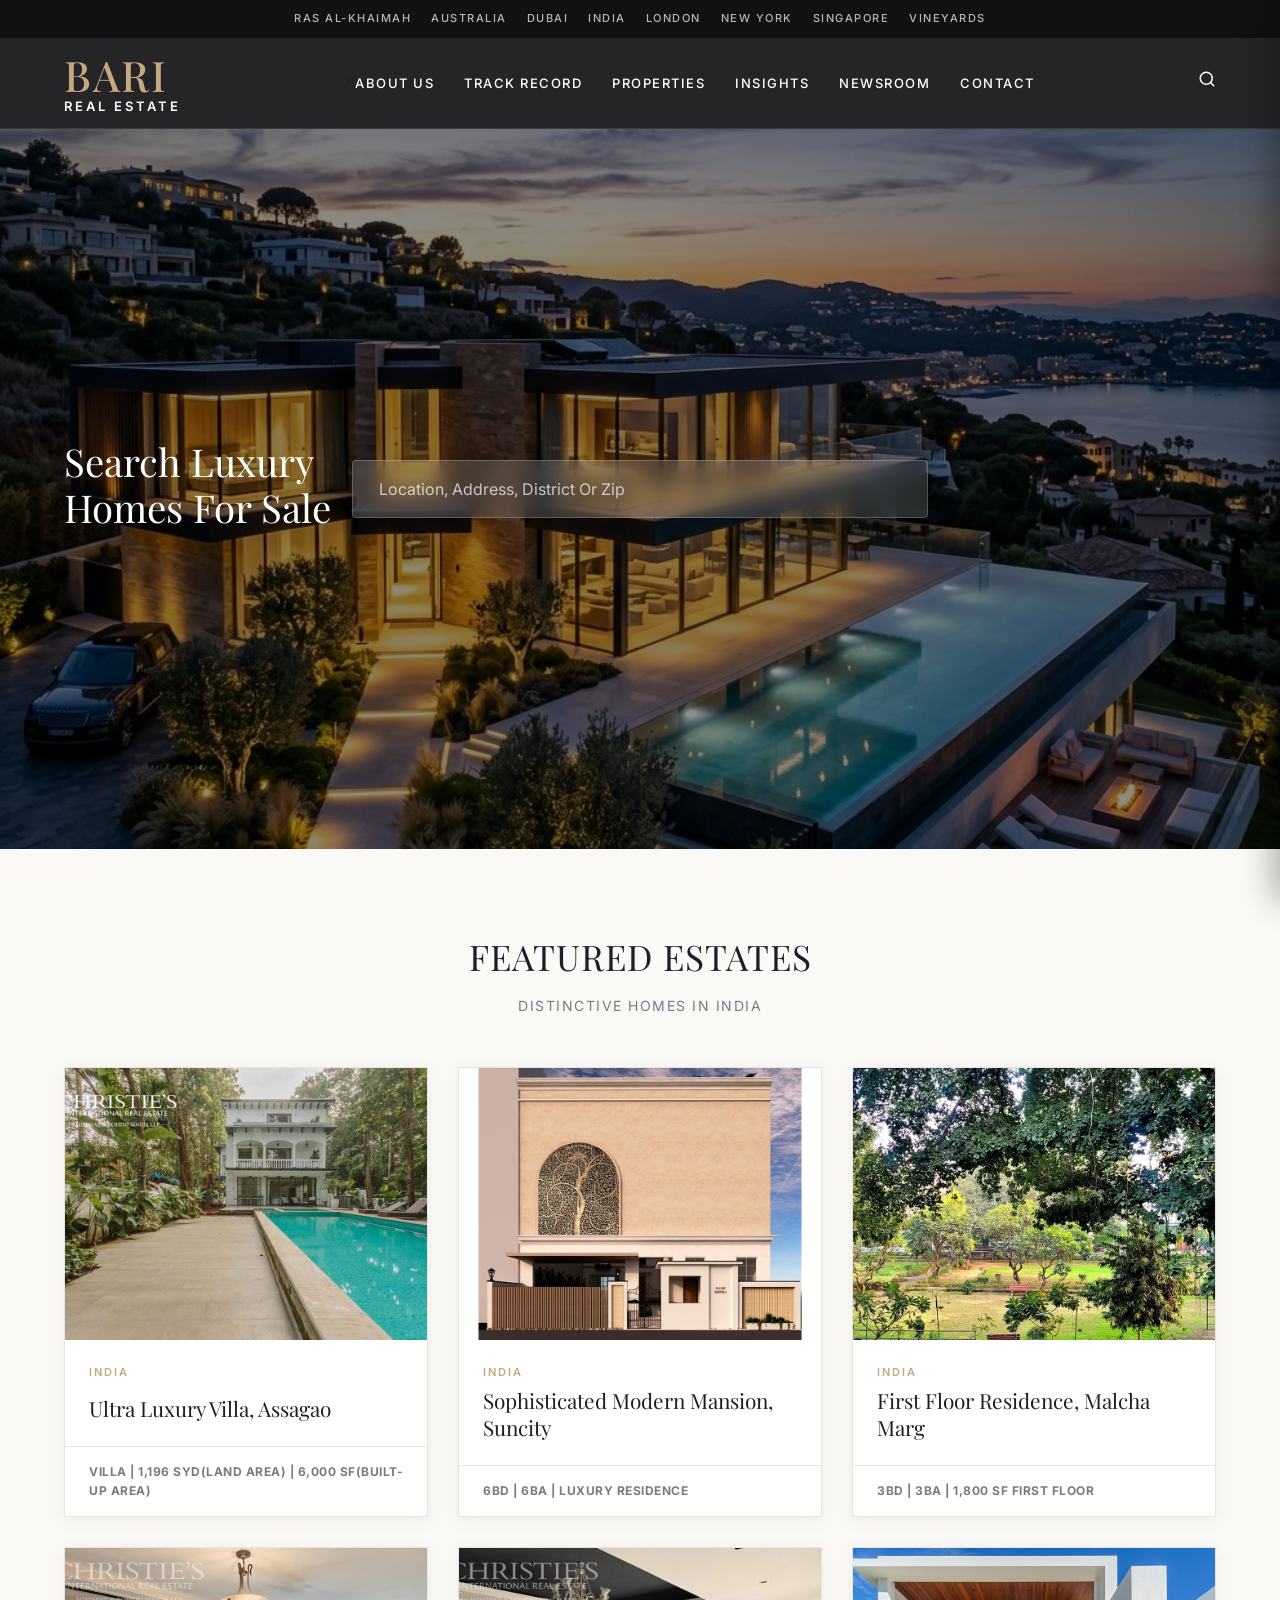
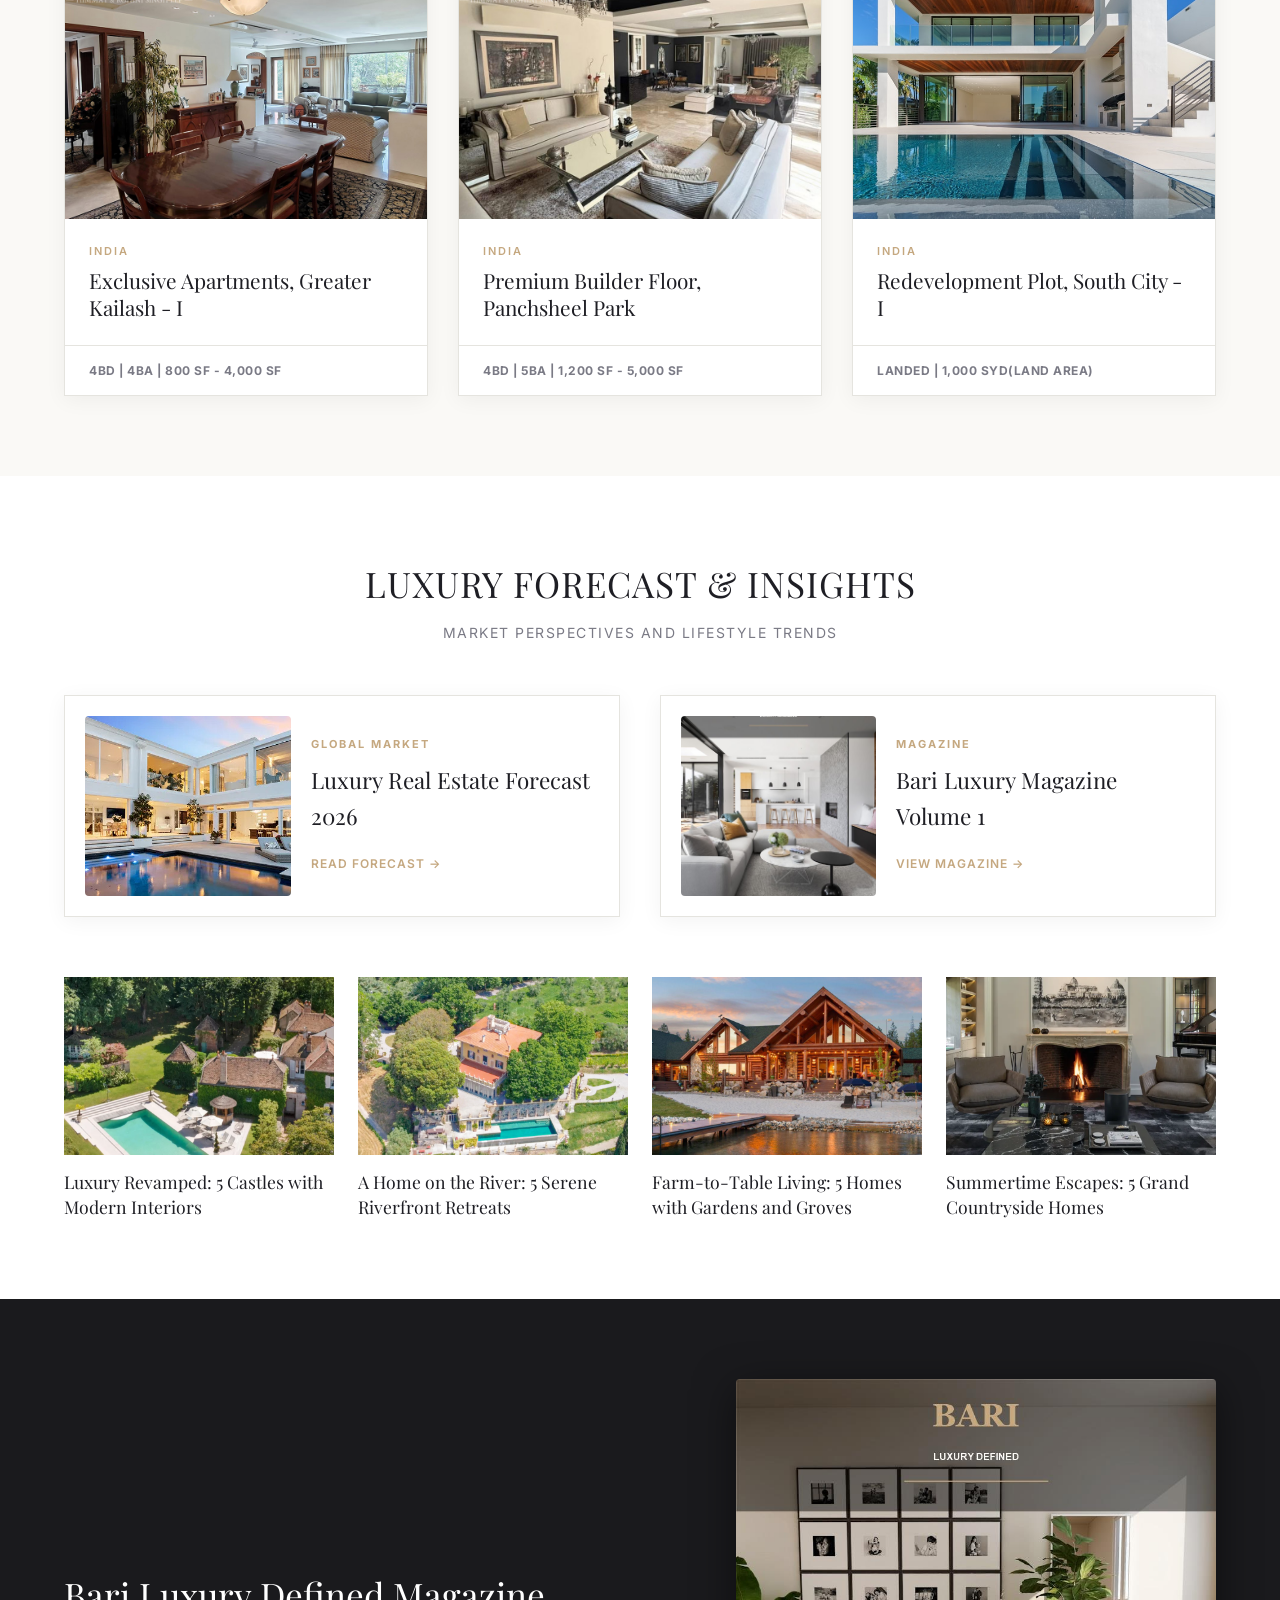
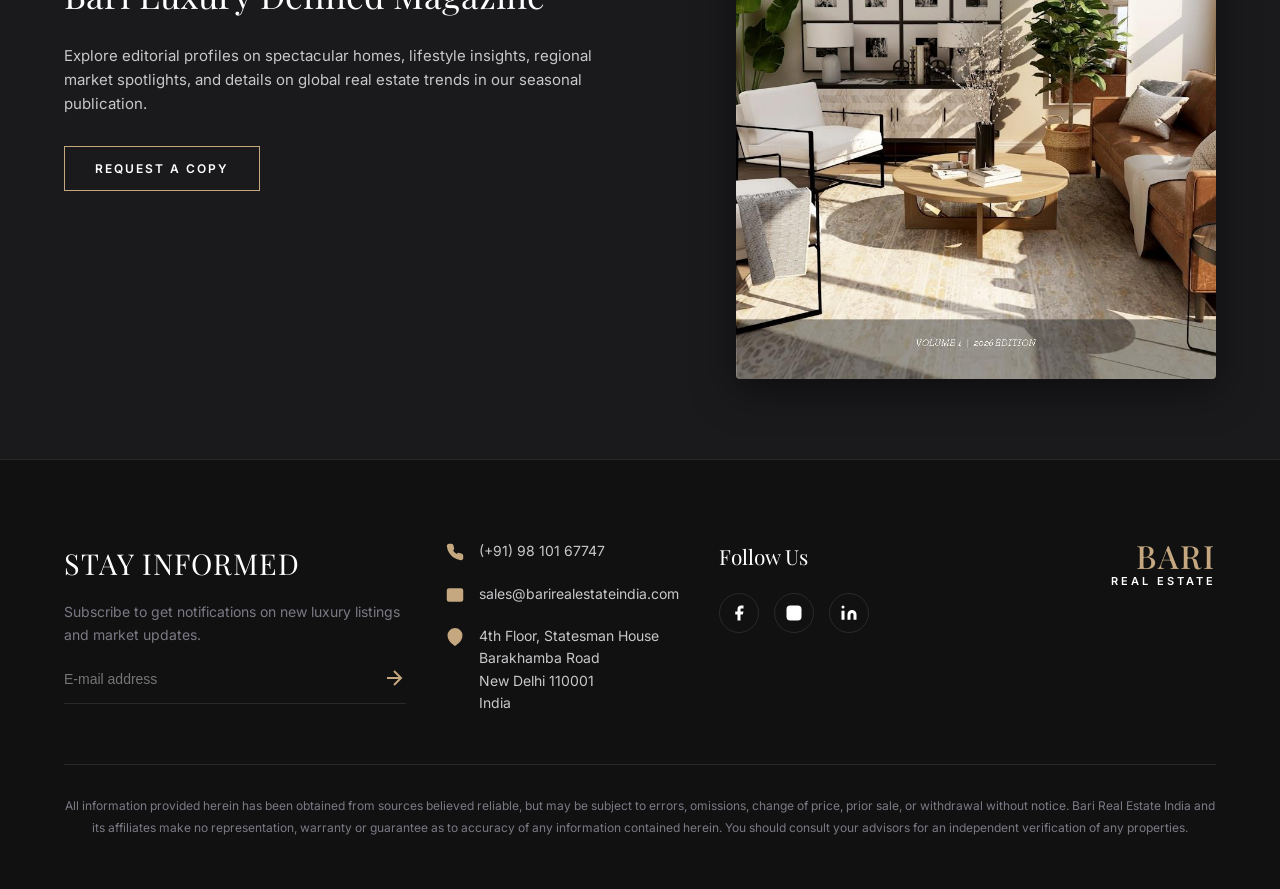
<file: index.html>
<!doctype html>
<html lang="en">
<head>
  <meta charset="utf-8">
  <meta name="viewport" content="width=device-width, initial-scale=1">
  <title>Bari Real Estate India | Luxury Homes & Properties</title>
  <meta name="description" content="Explore luxury homes, premium properties, and exclusive real estate listings in India and globally with Bari Real Estate India." />
  <link rel="shortcut icon" href="assets/favicon.png" type="image/x-icon">
  <link rel="stylesheet" href="css/style.css">
</head>
<body>

  <!-- Top Navigation Bar -->
  <article class="top-nav">
    <div class="container">
      <ul class="quick-lnks">
        <li><a href="properties.html?region=ras-al-khaimah">Ras Al-Khaimah</a></li>
        <li><a href="properties.html?region=australia">Australia</a></li>
        <li><a href="properties.html?region=dubai">Dubai</a></li>
        <li><a href="properties.html?region=india">India</a></li>
        <li><a href="properties.html?region=london">London</a></li>
        <li><a href="properties.html?region=new-york">New York</a></li>
        <li><a href="properties.html?region=singapore">Singapore</a></li>
        <li><a href="properties.html?region=vineyards">Vineyards</a></li>
      </ul>
    </div>
  </article>

  <!-- Main Navigation Header -->
  <header>
    <article class="mid-nav">
      <div class="container">
        <div class="mainhead">
          <div class="logoimg">
            <a href="index.html" class="logo-link">
              <span class="logo-title">BARI</span>
              <span class="logo-subtitle">REAL ESTATE</span>
            </a>
          </div>
          
          <button type="button" class="navbar-toggle">
            <span></span>
            <span></span>
            <span></span>
          </button>

          <div class="nav">
            <span class="closeNav">X</span>
            <ul class="header-menu">
              <li><a href="about.html">About Us</a></li>
              <li><a href="track-record.html">Track Record</a></li>
              <li>
                <a href="properties.html">Properties</a>
                <div class="drop-dwn">
                  <ul>
                    <li><a href="properties.html?region=india">India Listings</a></li>
                    <li><a href="properties.html?region=international">International</a></li>
                  </ul>
                </div>
              </li>
              <li>
                <a href="newsroom.html">Insights</a>
                <div class="drop-dwn">
                  <ul>
                    <li><a href="newsroom.html">Luxury Defined Blog</a></li>
                    <li><a href="newsroom.html#magazine">Magazine</a></li>
                  </ul>
                </div>
              </li>
              <li><a href="newsroom.html">Newsroom</a></li>
              <li><a href="contact.html">Contact</a></li>
            </ul>
          </div>

          <div class="user-info">
            <a href="#" class="search-ic" id="showButton">
              <!-- Inline SVG for Search Icon -->
              <svg width="18" height="18" viewBox="0 0 24 24" fill="none" stroke="#ffffff" stroke-width="2" stroke-linecap="round" stroke-linejoin="round">
                <circle cx="11" cy="11" r="8"></circle>
                <line x1="21" y1="21" x2="16.65" y2="16.65"></line>
              </svg>
            </a>
          </div>
        </div>
      </div>
    </article>
  </header>

  <!-- Global Settings Side Drawer -->
  <div class="contentRight contMenuFlag" id="siteMenuFlag">
    <div class="globSet">
      <h3>Global Settings</h3>
      <span class="close" id="closeFlag">X</span>
    </div>
    <div class="globSettin">
      <div class="searchSuggesTitle">Units of Measure</div>
      <div class="btn-group">
        <button type="button" class="active">Metric</button>
        <button type="button">U.S.</button>
      </div>
      
      <div class="searchSuggesTitle" style="margin-top: 30px;">Currency</div>
      <div class="btn-group" style="flex-direction: column;">
        <button type="button" class="active" style="text-align: left; padding: 10px;">Indian Rupee (INR)</button>
        <button type="button" style="text-align: left; padding: 10px;">American Dollar (USD)</button>
        <button type="button" style="text-align: left; padding: 10px;">British Pound (GBP)</button>
        <button type="button" style="text-align: left; padding: 10px;">Euro (EUR)</button>
      </div>
    </div>
  </div>

  <!-- Hero Section -->
  <div id="intro" class="bg-image">
    <div class="mask">
      <div class="container">
        <div class="hero-search-container">
          <div class="l-home">
            <h3>Search Luxury Homes For Sale</h3>
          </div>
          <div class="form-group ui-widget">
            <input type="search" id="searchInput" placeholder="Location, Address, District Or Zip">
          </div>
          <div></div>
        </div>
      </div>
    </div>
    
    <!-- Search Suggestions Box -->
    <div class="searContent" id="resultDiv">
      <div style="display: grid; grid-template-columns: 1fr 1fr; gap: 20px;">
        <div>
          <div class="searchSuggesTitle">Countries/Territories</div>
          <div class="searchSuggestData"><a href="properties.html?region=india"><strong>India</strong></a></div>
          <div class="searchSuggestData"><a href="properties.html?region=dubai">Dubai</a></div>
          <div class="searchSuggestData"><a href="properties.html?region=london">London</a></div>
        </div>
        <div>
          <div class="searchSuggesTitle">Locations</div>
          <div class="searchSuggestData"><a href="properties.html?q=Delhi">New Delhi, <strong>India</strong></a></div>
          <div class="searchSuggestData"><a href="properties.html?q=Goa">Assagao, Goa, <strong>India</strong></a></div>
          <div class="searchSuggestData"><a href="properties.html?q=Gurgaon">Suncity, Gurgaon, <strong>India</strong></a></div>
        </div>
      </div>
    </div>
  </div>

  <!-- Featured Properties Showcase -->
  <section class="proListing-sec section-padding">
    <div class="container">
      <div class="sec-title">
        <h2>Featured Estates</h2>
        <p>Distinctive Homes in India</p>
      </div>

      <div class="listings-grid">
        <!-- Property 1: Assagao, Goa -->
        <div class="card-wrapper">
          <a href="contact.html?property=Assagao">
            <div class="card" data-region="india" data-type="villa">
              <div class="slider-wrapper" id="slider1">
                <div class="slider">
                  <img class="sliderImage" src="assets/goa.jpg" alt="Assagao Goa">
                </div>
              </div>
              <div class="card-body">
                <h4>India</h4>
                <p>Ultra Luxury Villa, Assagao</p>
              </div>
              <div class="inter-details">
                <h4>Villa | 1,196 SYD(Land Area) | 6,000 SF(Built-Up Area)</h4>
              </div>
            </div>
          </a>
        </div>

        <!-- Property 2: Suncity -->
        <div class="card-wrapper">
          <a href="contact.html?property=Suncity">
            <div class="card" data-region="india" data-type="penthouse">
              <div class="slider-wrapper" id="slider2">
                <div class="slider">
                  <img class="sliderImage" src="assets/suncity.jpg" alt="Suncity">
                </div>
              </div>
              <div class="card-body">
                <h4>India</h4>
                <p>Sophisticated Modern Mansion, Suncity</p>
              </div>
              <div class="inter-details">
                <h4>6BD | 6BA | Luxury Residence</h4>
              </div>
            </div>
          </a>
        </div>

        <!-- Property 3: Malcha Marg -->
        <div class="card-wrapper">
          <a href="contact.html?property=Malcha-Marg">
            <div class="card" data-region="india" data-type="apartment">
              <div class="slider-wrapper" id="slider3">
                <div class="slider">
                  <img class="sliderImage" src="assets/malchamarg.jpg" alt="Malcha Marg">
                </div>
              </div>
              <div class="card-body">
                <h4>India</h4>
                <p>First Floor Residence, Malcha Marg</p>
              </div>
              <div class="inter-details">
                <h4>3BD | 3BA | 1,800 SF First Floor</h4>
              </div>
            </div>
          </a>
        </div>

        <!-- Property 4: Greater Kailash - I -->
        <div class="card-wrapper">
          <a href="contact.html?property=Greater-Kailash">
            <div class="card" data-region="india" data-type="apartment">
              <div class="slider-wrapper" id="slider4">
                <div class="slider">
                  <img class="sliderImage" src="assets/gk.jpg" alt="Greater Kailash">
                </div>
              </div>
              <div class="card-body">
                <h4>India</h4>
                <p>Exclusive Apartments, Greater Kailash - I</p>
              </div>
              <div class="inter-details">
                <h4>4BD | 4BA | 800 SF - 4,000 SF</h4>
              </div>
            </div>
          </a>
        </div>

        <!-- Property 5: Panchsheel Park (Multi Image Slider Demo) -->
        <div class="card-wrapper">
          <a href="contact.html?property=Panchsheel-Park">
            <div class="card" data-region="india" data-type="builder-floor">
              <div class="slider-wrapper" id="slider5">
                <div class="slider">
                  <img class="sliderImage" src="assets/panchsheel.jpg" alt="Panchsheel Park">
                </div>
                <!-- Images for Slider script in main.js -->
                <input type="hidden" value="assets/panchsheel.jpg">
                <input type="hidden" value="assets/panchsheel_2.jpg">
                <input type="hidden" value="assets/panchsheel_3.jpg">
                <input type="hidden" value="assets/panchsheel_4.jpg">
                
                <button class="prevBtn" type="button">&lt;</button>
                <button class="nextBtn" type="button">&gt;</button>
              </div>
              <div class="card-body">
                <h4>India</h4>
                <p>Premium Builder Floor, Panchsheel Park</p>
              </div>
              <div class="inter-details">
                <h4>4BD | 5BA | 1,200 SF - 5,000 SF</h4>
              </div>
            </div>
          </a>
        </div>

        <!-- Property 6: South City - I -->
        <div class="card-wrapper">
          <a href="contact.html?property=South-City">
            <div class="card" data-region="india" data-type="land">
              <div class="slider-wrapper" id="slider6">
                <div class="slider">
                  <img class="sliderImage" src="assets/southcity.jpg" alt="South City">
                </div>
              </div>
              <div class="card-body">
                <h4>India</h4>
                <p>Redevelopment Plot, South City - I</p>
              </div>
              <div class="inter-details">
                <h4>Landed | 1,000 SYD(Land Area)</h4>
              </div>
            </div>
          </a>
        </div>
      </div>
    </div>
  </section>

  <!-- Forecast & News Section -->
  <section class="insights-sec section-padding">
    <div class="container">
      <div class="sec-title">
        <h2>Luxury Forecast & Insights</h2>
        <p>Market perspectives and lifestyle trends</p>
      </div>

      <div class="forecast-grid">
        <div class="card" style="flex-direction: row; align-items: center; padding: 20px; gap: 20px;">
          <img src="assets/forecast.jpg" alt="Global Forecast" style="width: 40%; height: 180px; object-fit: cover; border-radius: 4px;">
          <div>
            <h4 style="color: var(--accent-gold); font-size: 11px; letter-spacing: 2px; text-transform: uppercase;">Global Market</h4>
            <h3 style="font-family: var(--font-serif); font-size: 1.4rem; font-weight: 400; margin: 10px 0 15px;">Luxury Real Estate Forecast 2026</h3>
            <a href="newsroom.html" class="gold-accent" style="font-size: 12px; font-weight: 600; letter-spacing: 1px; text-transform: uppercase;">Read Forecast &rarr;</a>
          </div>
        </div>

        <div class="card" style="flex-direction: row; align-items: center; padding: 20px; gap: 20px;">
          <img src="assets/magazine_vol1.jpg" alt="Bari Magazine" style="width: 40%; height: 180px; object-fit: cover; border-radius: 4px;">
          <div>
            <h4 style="color: var(--accent-gold); font-size: 11px; letter-spacing: 2px; text-transform: uppercase;">Magazine</h4>
            <h3 style="font-family: var(--font-serif); font-size: 1.4rem; font-weight: 400; margin: 10px 0 15px;">Bari Luxury Magazine Volume 1</h3>
            <a href="newsroom.html#magazine" class="gold-accent" style="font-size: 12px; font-weight: 600; letter-spacing: 1px; text-transform: uppercase;">View Magazine &rarr;</a>
          </div>
        </div>
      </div>

      <div class="insights-grid">
        <!-- Blog 1 -->
        <div class="insight-card">
          <a href="newsroom.html#castle">
            <div class="insight-img"><img src="assets/castles.png" alt="Castle"></div>
            <h6>Luxury Revamped: 5 Castles with Modern Interiors</h6>
          </a>
        </div>
        <!-- Blog 2 -->
        <div class="insight-card">
          <a href="newsroom.html#river">
            <div class="insight-img"><img src="assets/riverfront.png" alt="River"></div>
            <h6>A Home on the River: 5 Serene Riverfront Retreats</h6>
          </a>
        </div>
        <!-- Blog 3 -->
        <div class="insight-card">
          <a href="newsroom.html#farm">
            <div class="insight-img"><img src="assets/farm.png" alt="Farm"></div>
            <h6>Farm-to-Table Living: 5 Homes with Gardens and Groves</h6>
          </a>
        </div>
        <!-- Blog 4 -->
        <div class="insight-card">
          <a href="newsroom.html#escape">
            <div class="insight-img"><img src="assets/countryside.png" alt="Country"></div>
            <h6>Summertime Escapes: 5 Grand Countryside Homes</h6>
          </a>
        </div>
      </div>
    </div>
  </section>

  <!-- Magazine Showcase Section -->
  <section class="magazine-sec section-padding" id="magazine">
    <div class="container">
      <div class="magazine-grid">
        <div class="magazine-info">
          <h3>Bari Luxury Defined Magazine</h3>
          <p>Explore editorial profiles on spectacular homes, lifestyle insights, regional market spotlights, and details on global real estate trends in our seasonal publication.</p>
          <a href="contact.html?interest=magazine" class="btn-premium">Request a Copy</a>
        </div>
        <div class="magazine-img">
          <img src="assets/luxury_defined.jpg" alt="Magazine Cover" style="width: 100%; max-width: 480px; margin-left: auto;">
        </div>
      </div>
    </div>
  </section>

  <!-- Footer Section -->
  <footer class="footer">
    <div class="container">
      <div class="footer-grid">
        
        <!-- Newsletter Signup -->
        <div class="stay-info">
          <h2>STAY INFORMED</h2>
          <p id="subscribe_msg">Subscribe to get notifications on new luxury listings and market updates.</p>
          <div class="user-info">
            <input type="email" id="subscribe_email" placeholder="E-mail address">
            <button type="button" id="subscribe_btn">
              <!-- SVG Arrow -->
              <svg width="24" height="24" viewBox="0 0 24 24" fill="none" stroke="#c5a880" stroke-width="2">
                <line x1="5" y1="12" x2="19" y2="12"></line>
                <polyline points="12 5 19 12 12 19"></polyline>
              </svg>
            </button>
          </div>
        </div>

        <!-- Contact Links -->
        <div class="add-info">
          <a href="tel:+919810167747">
            <!-- Telephone Icon SVG -->
            <svg width="18" height="18" viewBox="0 0 24 24" fill="none" stroke="#c5a880" stroke-width="2">
              <path d="M22 16.92v3a2 2 0 0 1-2.18 2 19.79 19.79 0 0 1-8.63-3.07 19.5 19.5 0 0 1-6-6 19.79 19.79 0 0 1-3.07-8.67A2 2 0 0 1 4.11 2h3a2 2 0 0 1 2 1.72 12.84 12.84 0 0 0 .7 2.81 2 2 0 0 1-.45 2.11L8.09 9.91a16 16 0 0 0 6 6l1.27-1.27a2 2 0 0 1 2.11-.45 12.84 12.84 0 0 0 2.81.7A2 2 0 0 1 22 16.92z"></path>
            </svg>
            <span>(+91) 98 101 67747</span>
          </a>
          <a href="mailto:sales@barirealestateindia.com">
            <!-- Email Icon SVG -->
            <svg width="18" height="18" viewBox="0 0 24 24" fill="none" stroke="#c5a880" stroke-width="2">
              <path d="M4 4h16c1.1 0 2 .9 2 2v12c0 1.1-.9 2-2 2H4c-1.1 0-2-.9-2-2V6c0-1.1.9-2 2-2z"></path>
              <polyline points="22,6 12,13 2,6"></polyline>
            </svg>
            <span>sales@barirealestateindia.com</span>
          </a>
          <p>
            <!-- Map Location SVG -->
            <svg width="18" height="18" viewBox="0 0 24 24" fill="none" stroke="#c5a880" stroke-width="2">
              <path d="M21 10c0 7-9 13-9 13s-9-6-9-13a9 9 0 0 1 18 0z"></path>
              <circle cx="12" cy="10" r="3"></circle>
            </svg>
            <span>4th Floor, Statesman House<br>Barakhamba Road<br>New Delhi 110001<br>India</span>
          </p>
        </div>

        <!-- Social Media Links -->
        <div>
          <h3 class="follow-us">Follow Us</h3>
          <div class="social-links">
            <a href="https://facebook.com" target="_blank">
              <svg width="18" height="18" viewBox="0 0 24 24" fill="currentColor">
                <path d="M18 2h-3a5 5 0 0 0-5 5v3H7v4h3v8h4v-8h3l1-4h-4V7a1 1 0 0 1 1-1h3z"></path>
              </svg>
            </a>
            <a href="https://instagram.com" target="_blank">
              <svg width="18" height="18" viewBox="0 0 24 24" fill="currentColor">
                <rect x="2" y="2" width="20" height="20" rx="5" ry="5"></rect>
                <path d="M16 11.37A4 4 0 1 1 12.63 8 4 4 0 0 1 16 11.37z"></path>
                <line x1="17.5" y1="6.5" x2="17.51" y2="6.5"></line>
              </svg>
            </a>
            <a href="https://linkedin.com" target="_blank">
              <svg width="18" height="18" viewBox="0 0 24 24" fill="currentColor">
                <path d="M16 8a6 6 0 0 1 6 6v7h-4v-7a2 2 0 0 0-2-2 2 2 0 0 0-2 2v7h-4v-7a6 6 0 0 1 6-6zM2 9h4v12H2z"></path>
                <circle cx="4" cy="4" r="2"></circle>
              </svg>
            </a>
          </div>
        </div>

        <!-- Logo representation -->
        <div class="footr-logo">
          <a href="index.html" class="footer-logo-link">
            <span class="footer-logo-title">BARI</span>
            <span class="footer-logo-subtitle">REAL ESTATE</span>
          </a>
        </div>
      </div>

      <div class="footChris text-center">
        <p>All information provided herein has been obtained from sources believed reliable, but may be subject to errors, omissions, change of price, prior sale, or withdrawal without notice. Bari Real Estate India and its affiliates make no representation, warranty or guarantee as to accuracy of any information contained herein. You should consult your advisors for an independent verification of any properties.</p>
      </div>
    </div>
  </footer>

  <script src="js/main.js"></script>
</body>
</html>
</file>
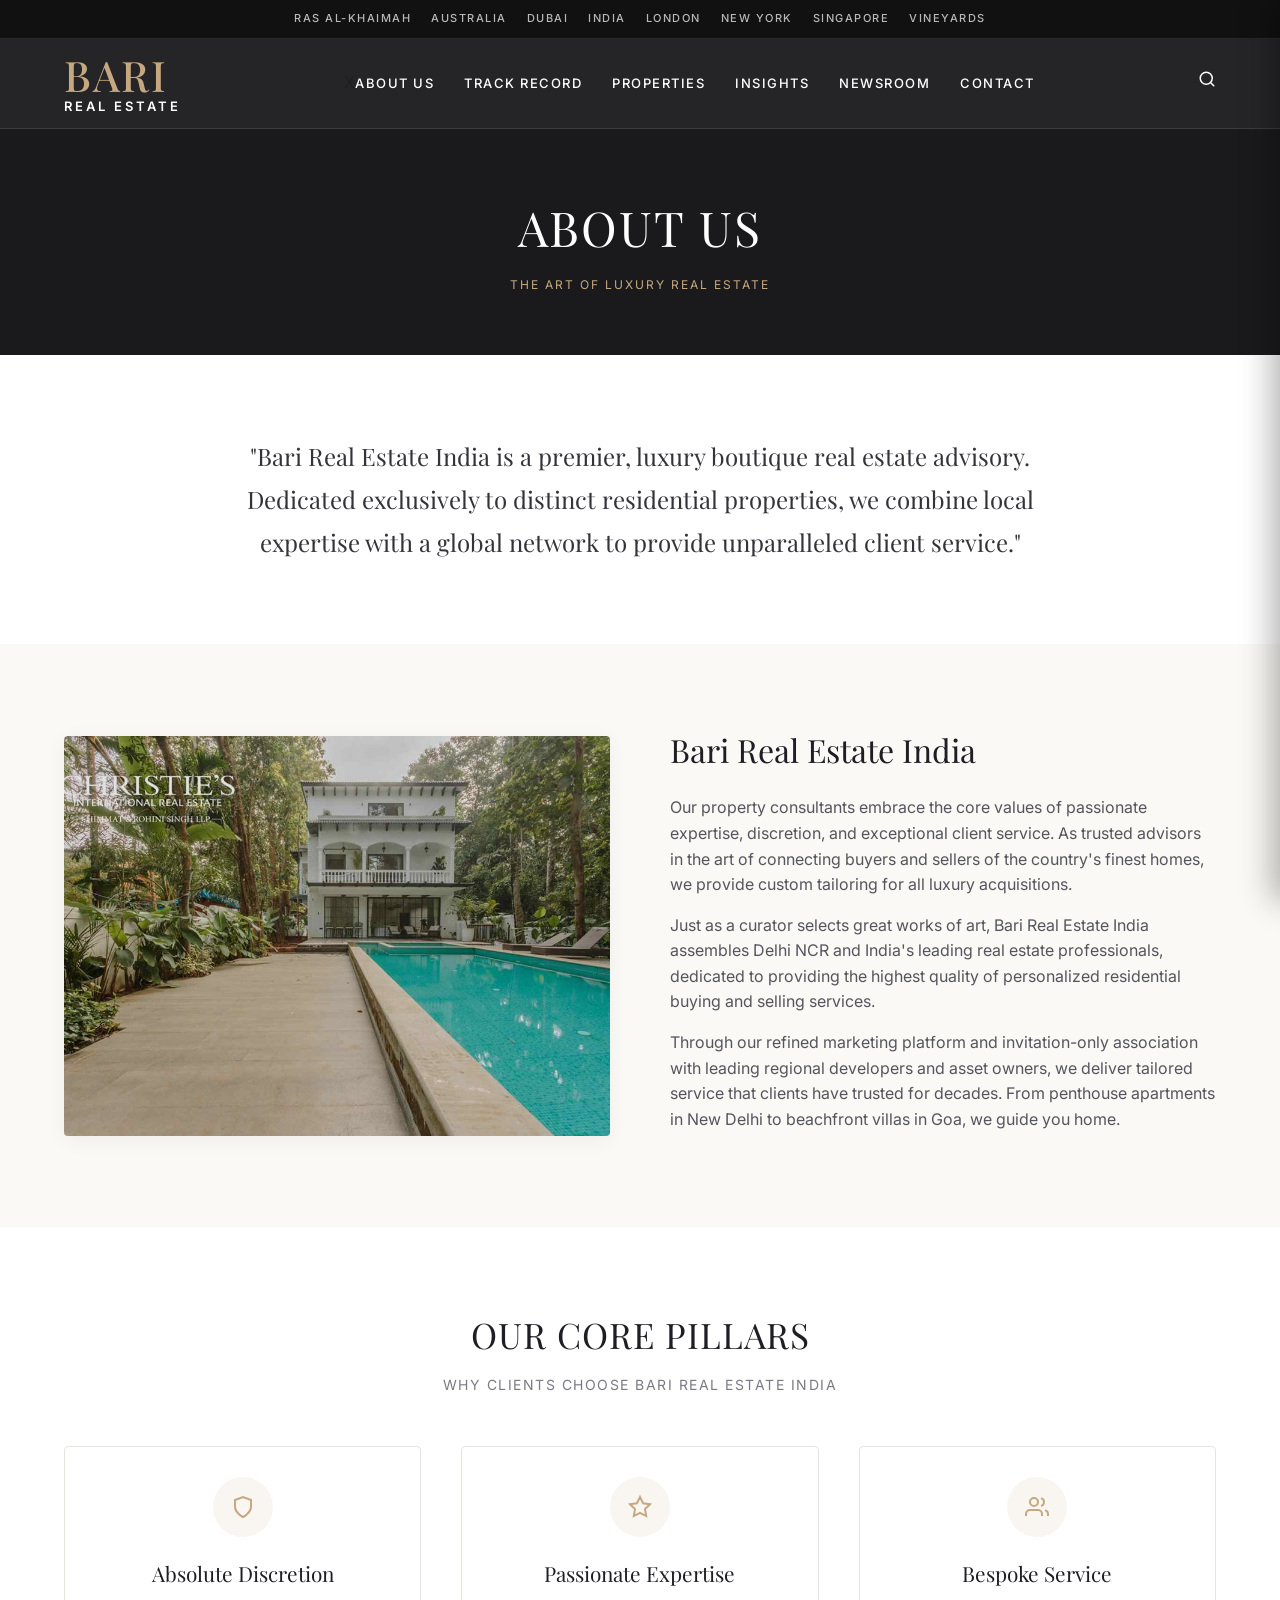
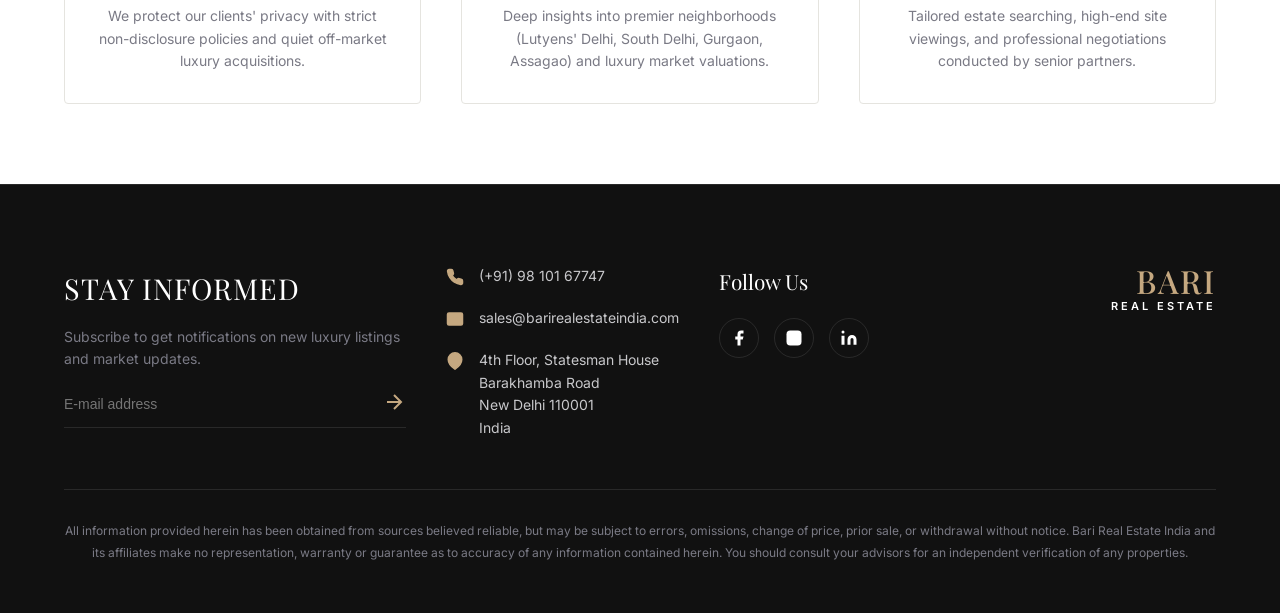
<file: about.html>
<!doctype html>
<html lang="en">
<head>
  <meta charset="utf-8">
  <meta name="viewport" content="width=device-width, initial-scale=1">
  <title>About Us | Bari Real Estate India</title>
  <meta name="description" content="Learn about Bari Real Estate India, our history, core values of passionate expertise, discretion, and exceptional service in luxury real estate." />
  <link rel="shortcut icon" href="assets/favicon.png" type="image/x-icon">
  <link rel="stylesheet" href="css/style.css">
</head>
<body>

  <!-- Top Navigation Bar -->
  <article class="top-nav">
    <div class="container">
      <ul class="quick-lnks">
        <li><a href="properties.html?region=ras-al-khaimah">Ras Al-Khaimah</a></li>
        <li><a href="properties.html?region=australia">Australia</a></li>
        <li><a href="properties.html?region=dubai">Dubai</a></li>
        <li><a href="properties.html?region=india">India</a></li>
        <li><a href="properties.html?region=london">London</a></li>
        <li><a href="properties.html?region=new-york">New York</a></li>
        <li><a href="properties.html?region=singapore">Singapore</a></li>
        <li><a href="properties.html?region=vineyards">Vineyards</a></li>
      </ul>
    </div>
  </article>

  <!-- Main Navigation Header -->
  <header>
    <article class="mid-nav">
      <div class="container">
        <div class="mainhead">
          <div class="logoimg">
            <a href="index.html" class="logo-link">
              <span class="logo-title">BARI</span>
              <span class="logo-subtitle">REAL ESTATE</span>
            </a>
          </div>
          
          <button type="button" class="navbar-toggle">
            <span></span>
            <span></span>
            <span></span>
          </button>

          <div class="nav">
            <span class="closeNav">X</span>
            <ul class="header-menu">
              <li><a href="about.html" class="gold-accent">About Us</a></li>
              <li><a href="track-record.html">Track Record</a></li>
              <li>
                <a href="properties.html">Properties</a>
                <div class="drop-dwn">
                  <ul>
                    <li><a href="properties.html?region=india">India Listings</a></li>
                    <li><a href="properties.html?region=international">International</a></li>
                  </ul>
                </div>
              </li>
              <li>
                <a href="newsroom.html">Insights</a>
                <div class="drop-dwn">
                  <ul>
                    <li><a href="newsroom.html">Luxury Defined Blog</a></li>
                    <li><a href="newsroom.html#magazine">Magazine</a></li>
                  </ul>
                </div>
              </li>
              <li><a href="newsroom.html">Newsroom</a></li>
              <li><a href="contact.html">Contact</a></li>
            </ul>
          </div>

          <div class="user-info">
            <a href="#" class="search-ic" id="showButton">
              <svg width="18" height="18" viewBox="0 0 24 24" fill="none" stroke="#ffffff" stroke-width="2" stroke-linecap="round" stroke-linejoin="round">
                <circle cx="11" cy="11" r="8"></circle>
                <line x1="21" y1="21" x2="16.65" y2="16.65"></line>
              </svg>
            </a>
          </div>
        </div>
      </div>
    </article>
  </header>

  <!-- Global Settings Side Drawer -->
  <div class="contentRight contMenuFlag" id="siteMenuFlag">
    <div class="globSet">
      <h3>Global Settings</h3>
      <span class="close" id="closeFlag">X</span>
    </div>
    <div class="globSettin">
      <div class="searchSuggesTitle">Units of Measure</div>
      <div class="btn-group">
        <button type="button" class="active">Metric</button>
        <button type="button">U.S.</button>
      </div>
      
      <div class="searchSuggesTitle" style="margin-top: 30px;">Currency</div>
      <div class="btn-group" style="flex-direction: column;">
        <button type="button" class="active" style="text-align: left; padding: 10px;">Indian Rupee (INR)</button>
        <button type="button" style="text-align: left; padding: 10px;">American Dollar (USD)</button>
        <button type="button" style="text-align: left; padding: 10px;">British Pound (GBP)</button>
        <button type="button" style="text-align: left; padding: 10px;">Euro (EUR)</button>
      </div>
    </div>
  </div>

  <!-- Breadcrumb Header -->
  <section class="section-padding" style="background-color: var(--secondary-dark); color: #fff; text-align: center; padding: 60px 0;">
    <div class="container">
      <h1 style="font-family: var(--font-serif); font-size: 3rem; font-weight: 400; letter-spacing: 2px;">ABOUT US</h1>
      <p style="color: var(--accent-gold); text-transform: uppercase; font-size: 12px; letter-spacing: 2px; margin-top: 10px;">The Art of Luxury Real Estate</p>
    </div>
  </section>

  <!-- About Intro -->
  <section class="about-intro-sec section-padding">
    <div class="container">
      <div class="intro-content">
        "Bari Real Estate India is a premier, luxury boutique real estate advisory. Dedicated exclusively to distinct residential properties, we combine local expertise with a global network to provide unparalleled client service."
      </div>
    </div>
  </section>

  <!-- About Details columns -->
  <section class="about-columns-sec section-padding">
    <div class="container">
      <div class="about-grid">
        <div class="about-img">
          <!-- Render a premium styled banner/image -->
          <div style="background-image: linear-gradient(rgba(0,0,0,0.1), rgba(0,0,0,0.1)), url('assets/goa.jpg'); background-size: cover; background-position: center; height: 400px; border-radius: 4px; box-shadow: var(--shadow-subtle);"></div>
        </div>
        <div class="about-text">
          <h3>Bari Real Estate India</h3>
          <p>Our property consultants embrace the core values of passionate expertise, discretion, and exceptional client service. As trusted advisors in the art of connecting buyers and sellers of the country's finest homes, we provide custom tailoring for all luxury acquisitions.</p>
          <p>Just as a curator selects great works of art, Bari Real Estate India assembles Delhi NCR and India's leading real estate professionals, dedicated to providing the highest quality of personalized residential buying and selling services.</p>
          <p>Through our refined marketing platform and invitation-only association with leading regional developers and asset owners, we deliver tailored service that clients have trusted for decades. From penthouse apartments in New Delhi to beachfront villas in Goa, we guide you home.</p>
        </div>
      </div>
    </div>
  </section>

  <!-- Value Propositions / Highlights -->
  <section class="section-padding" style="background-color: #ffffff;">
    <div class="container">
      <div class="sec-title">
        <h2>Our Core Pillars</h2>
        <p>Why Clients Choose Bari Real Estate India</p>
      </div>

      <div style="display: grid; grid-template-columns: repeat(3, 1fr); gap: 40px; text-align: center; margin-top: 40px;">
        <div style="padding: 30px; border: 1px solid var(--border-light); border-radius: 4px;">
          <div style="width: 60px; height: 60px; background-color: rgba(197,168,128,0.1); border-radius: 50%; display: flex; align-items: center; justify-content: center; margin: 0 auto 20px;">
            <svg width="24" height="24" viewBox="0 0 24 24" fill="none" stroke="#c5a880" stroke-width="2">
              <path d="M12 22s8-4 8-10V5l-8-3-8 3v7c0 6 8 10 8 10z"></path>
            </svg>
          </div>
          <h4 style="font-family: var(--font-serif); font-size: 1.3rem; font-weight: 400; margin-bottom: 15px;">Absolute Discretion</h4>
          <p style="color: var(--text-gray); font-size: 14px;">We protect our clients' privacy with strict non-disclosure policies and quiet off-market luxury acquisitions.</p>
        </div>

        <div style="padding: 30px; border: 1px solid var(--border-light); border-radius: 4px;">
          <div style="width: 60px; height: 60px; background-color: rgba(197,168,128,0.1); border-radius: 50%; display: flex; align-items: center; justify-content: center; margin: 0 auto 20px;">
            <svg width="24" height="24" viewBox="0 0 24 24" fill="none" stroke="#c5a880" stroke-width="2">
              <polygon points="12 2 15.09 8.26 22 9.27 17 14.14 18.18 21.02 12 17.77 5.82 21.02 7 14.14 2 9.27 8.91 8.26 12 2"></polygon>
            </svg>
          </div>
          <h4 style="font-family: var(--font-serif); font-size: 1.3rem; font-weight: 400; margin-bottom: 15px;">Passionate Expertise</h4>
          <p style="color: var(--text-gray); font-size: 14px;">Deep insights into premier neighborhoods (Lutyens' Delhi, South Delhi, Gurgaon, Assagao) and luxury market valuations.</p>
        </div>

        <div style="padding: 30px; border: 1px solid var(--border-light); border-radius: 4px;">
          <div style="width: 60px; height: 60px; background-color: rgba(197,168,128,0.1); border-radius: 50%; display: flex; align-items: center; justify-content: center; margin: 0 auto 20px;">
            <svg width="24" height="24" viewBox="0 0 24 24" fill="none" stroke="#c5a880" stroke-width="2">
              <path d="M17 21v-2a4 4 0 0 0-4-4H5a4 4 0 0 0-4 4v2"></path>
              <circle cx="9" cy="7" r="4"></circle>
              <path d="M23 21v-2a4 4 0 0 0-3-3.87"></path>
              <path d="M16 3.13a4 4 0 0 1 0 7.75"></path>
            </svg>
          </div>
          <h4 style="font-family: var(--font-serif); font-size: 1.3rem; font-weight: 400; margin-bottom: 15px;">Bespoke Service</h4>
          <p style="color: var(--text-gray); font-size: 14px;">Tailored estate searching, high-end site viewings, and professional negotiations conducted by senior partners.</p>
        </div>
      </div>
    </div>
  </section>

  <!-- Footer Section -->
  <footer class="footer">
    <div class="container">
      <div class="footer-grid">
        
        <!-- Newsletter Signup -->
        <div class="stay-info">
          <h2>STAY INFORMED</h2>
          <p id="subscribe_msg">Subscribe to get notifications on new luxury listings and market updates.</p>
          <div class="user-info">
            <input type="email" id="subscribe_email" placeholder="E-mail address">
            <button type="button" id="subscribe_btn">
              <svg width="24" height="24" viewBox="0 0 24 24" fill="none" stroke="#c5a880" stroke-width="2">
                <line x1="5" y1="12" x2="19" y2="12"></line>
                <polyline points="12 5 19 12 12 19"></polyline>
              </svg>
            </button>
          </div>
        </div>

        <!-- Contact Links -->
        <div class="add-info">
          <a href="tel:+919810167747">
            <svg width="18" height="18" viewBox="0 0 24 24" fill="none" stroke="#c5a880" stroke-width="2">
              <path d="M22 16.92v3a2 2 0 0 1-2.18 2 19.79 19.79 0 0 1-8.63-3.07 19.5 19.5 0 0 1-6-6 19.79 19.79 0 0 1-3.07-8.67A2 2 0 0 1 4.11 2h3a2 2 0 0 1 2 1.72 12.84 12.84 0 0 0 .7 2.81 2 2 0 0 1-.45 2.11L8.09 9.91a16 16 0 0 0 6 6l1.27-1.27a2 2 0 0 1 2.11-.45 12.84 12.84 0 0 0 2.81.7A2 2 0 0 1 22 16.92z"></path>
            </svg>
            <span>(+91) 98 101 67747</span>
          </a>
          <a href="mailto:sales@barirealestateindia.com">
            <svg width="18" height="18" viewBox="0 0 24 24" fill="none" stroke="#c5a880" stroke-width="2">
              <path d="M4 4h16c1.1 0 2 .9 2 2v12c0 1.1-.9 2-2 2H4c-1.1 0-2-.9-2-2V6c0-1.1.9-2 2-2z"></path>
              <polyline points="22,6 12,13 2,6"></polyline>
            </svg>
            <span>sales@barirealestateindia.com</span>
          </a>
          <p>
            <svg width="18" height="18" viewBox="0 0 24 24" fill="none" stroke="#c5a880" stroke-width="2">
              <path d="M21 10c0 7-9 13-9 13s-9-6-9-13a9 9 0 0 1 18 0z"></path>
              <circle cx="12" cy="10" r="3"></circle>
            </svg>
            <span>4th Floor, Statesman House<br>Barakhamba Road<br>New Delhi 110001<br>India</span>
          </p>
        </div>

        <!-- Social Media Links -->
        <div>
          <h3 class="follow-us">Follow Us</h3>
          <div class="social-links">
            <a href="https://facebook.com" target="_blank">
              <svg width="18" height="18" viewBox="0 0 24 24" fill="currentColor">
                <path d="M18 2h-3a5 5 0 0 0-5 5v3H7v4h3v8h4v-8h3l1-4h-4V7a1 1 0 0 1 1-1h3z"></path>
              </svg>
            </a>
            <a href="https://instagram.com" target="_blank">
              <svg width="18" height="18" viewBox="0 0 24 24" fill="currentColor">
                <rect x="2" y="2" width="20" height="20" rx="5" ry="5"></rect>
                <path d="M16 11.37A4 4 0 1 1 12.63 8 4 4 0 0 1 16 11.37z"></path>
                <line x1="17.5" y1="6.5" x2="17.51" y2="6.5"></line>
              </svg>
            </a>
            <a href="https://linkedin.com" target="_blank">
              <svg width="18" height="18" viewBox="0 0 24 24" fill="currentColor">
                <path d="M16 8a6 6 0 0 1 6 6v7h-4v-7a2 2 0 0 0-2-2 2 2 0 0 0-2 2v7h-4v-7a6 6 0 0 1 6-6zM2 9h4v12H2z"></path>
                <circle cx="4" cy="4" r="2"></circle>
              </svg>
            </a>
          </div>
        </div>

        <!-- Logo representation -->
        <div class="footr-logo">
          <a href="index.html" class="footer-logo-link">
            <span class="footer-logo-title">BARI</span>
            <span class="footer-logo-subtitle">REAL ESTATE</span>
          </a>
        </div>
      </div>

      <div class="footChris text-center">
        <p>All information provided herein has been obtained from sources believed reliable, but may be subject to errors, omissions, change of price, prior sale, or withdrawal without notice. Bari Real Estate India and its affiliates make no representation, warranty or guarantee as to accuracy of any information contained herein. You should consult your advisors for an independent verification of any properties.</p>
      </div>
    </div>
  </footer>

  <script src="js/main.js"></script>
</body>
</html>
</file>
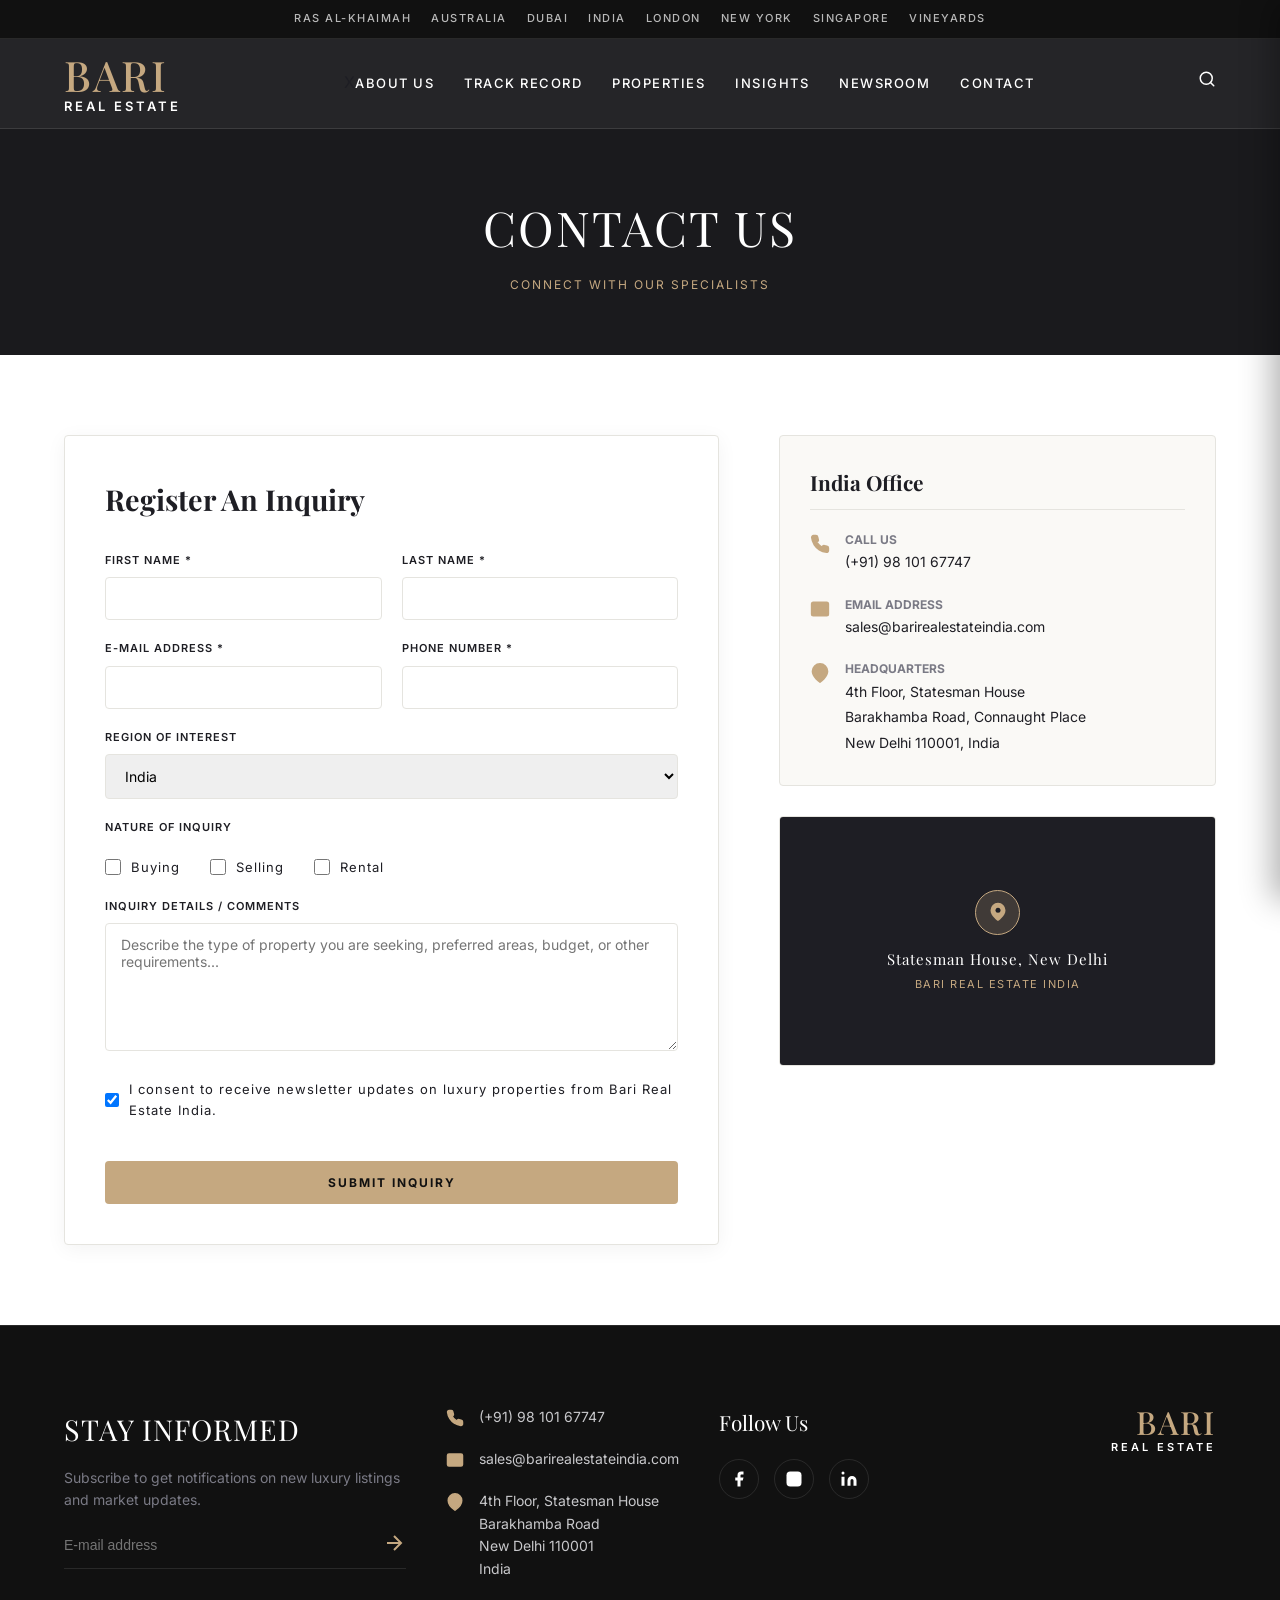
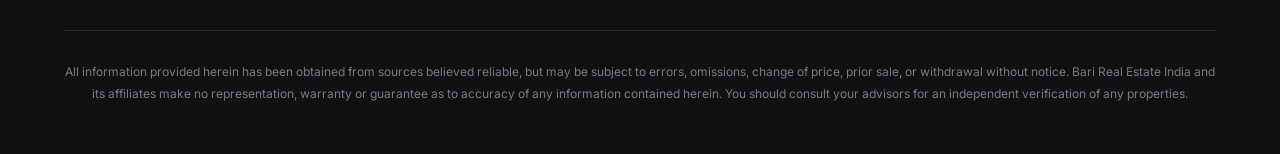
<file: contact.html>
<!doctype html>
<html lang="en">
<head>
  <meta charset="utf-8">
  <meta name="viewport" content="width=device-width, initial-scale=1">
  <title>Contact Us | Bari Real Estate India</title>
  <meta name="description" content="Get in touch with our luxury real estate specialist team. Register an inquiry or contact our New Delhi office." />
  <link rel="shortcut icon" href="assets/favicon.png" type="image/x-icon">
  <link rel="stylesheet" href="css/style.css">
</head>
<body>

  <!-- Top Navigation Bar -->
  <article class="top-nav">
    <div class="container">
      <ul class="quick-lnks">
        <li><a href="properties.html?region=ras-al-khaimah">Ras Al-Khaimah</a></li>
        <li><a href="properties.html?region=australia">Australia</a></li>
        <li><a href="properties.html?region=dubai">Dubai</a></li>
        <li><a href="properties.html?region=india">India</a></li>
        <li><a href="properties.html?region=london">London</a></li>
        <li><a href="properties.html?region=new-york">New York</a></li>
        <li><a href="properties.html?region=singapore">Singapore</a></li>
        <li><a href="properties.html?region=vineyards">Vineyards</a></li>
      </ul>
    </div>
  </article>

  <!-- Main Navigation Header -->
  <header>
    <article class="mid-nav">
      <div class="container">
        <div class="mainhead">
          <div class="logoimg">
            <a href="index.html" class="logo-link">
              <span class="logo-title">BARI</span>
              <span class="logo-subtitle">REAL ESTATE</span>
            </a>
          </div>
          
          <button type="button" class="navbar-toggle">
            <span></span>
            <span></span>
            <span></span>
          </button>

          <div class="nav">
            <span class="closeNav">X</span>
            <ul class="header-menu">
              <li><a href="about.html">About Us</a></li>
              <li><a href="track-record.html">Track Record</a></li>
              <li>
                <a href="properties.html">Properties</a>
                <div class="drop-dwn">
                  <ul>
                    <li><a href="properties.html?region=india">India Listings</a></li>
                    <li><a href="properties.html?region=international">International</a></li>
                  </ul>
                </div>
              </li>
              <li>
                <a href="newsroom.html">Insights</a>
                <div class="drop-dwn">
                  <ul>
                    <li><a href="newsroom.html">Luxury Defined Blog</a></li>
                    <li><a href="newsroom.html#magazine">Magazine</a></li>
                  </ul>
                </div>
              </li>
              <li><a href="newsroom.html">Newsroom</a></li>
              <li><a href="contact.html" class="gold-accent">Contact</a></li>
            </ul>
          </div>

          <div class="user-info">
            <a href="#" class="search-ic" id="showButton">
              <svg width="18" height="18" viewBox="0 0 24 24" fill="none" stroke="#ffffff" stroke-width="2" stroke-linecap="round" stroke-linejoin="round">
                <circle cx="11" cy="11" r="8"></circle>
                <line x1="21" y1="21" x2="16.65" y2="16.65"></line>
              </svg>
            </a>
          </div>
        </div>
      </div>
    </article>
  </header>

  <!-- Global Settings Side Drawer -->
  <div class="contentRight contMenuFlag" id="siteMenuFlag">
    <div class="globSet">
      <h3>Global Settings</h3>
      <span class="close" id="closeFlag">X</span>
    </div>
    <div class="globSettin">
      <div class="searchSuggesTitle">Units of Measure</div>
      <div class="btn-group">
        <button type="button" class="active">Metric</button>
        <button type="button">U.S.</button>
      </div>
      
      <div class="searchSuggesTitle" style="margin-top: 30px;">Currency</div>
      <div class="btn-group" style="flex-direction: column;">
        <button type="button" class="active" style="text-align: left; padding: 10px;">Indian Rupee (INR)</button>
        <button type="button" style="text-align: left; padding: 10px;">American Dollar (USD)</button>
        <button type="button" style="text-align: left; padding: 10px;">British Pound (GBP)</button>
        <button type="button" style="text-align: left; padding: 10px;">Euro (EUR)</button>
      </div>
    </div>
  </div>

  <!-- Breadcrumb Header -->
  <section class="section-padding" style="background-color: var(--secondary-dark); color: #fff; text-align: center; padding: 60px 0;">
    <div class="container">
      <h1 style="font-family: var(--font-serif); font-size: 3rem; font-weight: 400; letter-spacing: 2px;">CONTACT US</h1>
      <p style="color: var(--accent-gold); text-transform: uppercase; font-size: 12px; letter-spacing: 2px; margin-top: 10px;">Connect with our Specialists</p>
    </div>
  </section>

  <!-- Contact Grid -->
  <section class="section-padding" style="background-color: #ffffff;">
    <div class="container">
      <div class="contact-grid">
        <!-- Inquiry Form -->
        <div class="contact-form-wrapper">
          <h3>Register An Inquiry</h3>
          <form class="contact-form" id="contactInquiryForm">
            
            <div class="form-row">
              <div class="form-col">
                <label for="firstname">First Name *</label>
                <input type="text" id="firstname" required>
              </div>
              <div class="form-col">
                <label for="lastname">Last Name *</label>
                <input type="text" id="lastname" required>
              </div>
            </div>

            <div class="form-row">
              <div class="form-col">
                <label for="email">E-mail Address *</label>
                <input type="email" id="email" required>
              </div>
              <div class="form-col">
                <label for="phone">Phone Number *</label>
                <input type="tel" id="phone" required>
              </div>
            </div>

            <div class="form-row">
              <div class="form-col">
                <label for="country_of_interest">Region of Interest</label>
                <select id="country_of_interest">
                  <option value="India">India</option>
                  <option value="Dubai">Dubai</option>
                  <option value="London">London</option>
                  <option value="New York">New York</option>
                  <option value="Singapore">Singapore</option>
                  <option value="Ras Al-Khaimah">Ras Al-Khaimah</option>
                  <option value="Other">Other</option>
                </select>
              </div>
            </div>

            <div style="margin-bottom: 20px;">
              <label>Nature of Inquiry</label>
              <div style="display: flex; gap: 30px; margin-top: 10px;">
                <div class="checkbox-group">
                  <input type="checkbox" id="int_buy" name="interest[]" value="Buy">
                  <label for="int_buy">Buying</label>
                </div>
                <div class="checkbox-group">
                  <input type="checkbox" id="int_sell" name="interest[]" value="Sell">
                  <label for="int_sell">Selling</label>
                </div>
                <div class="checkbox-group">
                  <input type="checkbox" id="int_rent" name="interest[]" value="Rent">
                  <label for="int_rent">Rental</label>
                </div>
              </div>
            </div>

            <div style="margin-bottom: 20px;">
              <label for="user_comment">Inquiry Details / Comments</label>
              <textarea id="user_comment" rows="6" placeholder="Describe the type of property you are seeking, preferred areas, budget, or other requirements..."></textarea>
            </div>

            <div class="checkbox-group" style="margin-bottom: 20px;">
              <input type="checkbox" id="stay_Updated" checked>
              <label for="stay_Updated">I consent to receive newsletter updates on luxury properties from Bari Real Estate India.</label>
            </div>

            <button type="submit">Submit Inquiry</button>
          </form>
        </div>

        <!-- Office Details and Map -->
        <div class="contact-details-wrapper">
          <div class="contact-card">
            <h4>India Office</h4>
            
            <div class="contact-item">
              <svg width="20" height="20" viewBox="0 0 24 24" fill="none" stroke="#c5a880" stroke-width="2">
                <path d="M22 16.92v3a2 2 0 0 1-2.18 2 19.79 19.79 0 0 1-8.63-3.07 19.5 19.5 0 0 1-6-6 19.79 19.79 0 0 1-3.07-8.67A2 2 0 0 1 4.11 2h3a2 2 0 0 1 2 1.72 12.84 12.84 0 0 0 .7 2.81 2 2 0 0 1-.45 2.11L8.09 9.91a16 16 0 0 0 6 6l1.27-1.27a2 2 0 0 1 2.11-.45 12.84 12.84 0 0 0 2.81.7A2 2 0 0 1 22 16.92z"></path>
              </svg>
              <div>
                <strong style="display: block; font-size: 12px; text-transform: uppercase; color: var(--text-gray);">Call Us</strong>
                <a href="tel:+919810167747">(+91) 98 101 67747</a>
              </div>
            </div>

            <div class="contact-item">
              <svg width="20" height="20" viewBox="0 0 24 24" fill="none" stroke="#c5a880" stroke-width="2">
                <path d="M4 4h16c1.1 0 2 .9 2 2v12c0 1.1-.9 2-2 2H4c-1.1 0-2-.9-2-2V6c0-1.1.9-2 2-2z"></path>
                <polyline points="22,6 12,13 2,6"></polyline>
              </svg>
              <div>
                <strong style="display: block; font-size: 12px; text-transform: uppercase; color: var(--text-gray);">Email Address</strong>
                <a href="mailto:sales@barirealestateindia.com">sales@barirealestateindia.com</a>
              </div>
            </div>

            <div class="contact-item">
              <svg width="20" height="20" viewBox="0 0 24 24" fill="none" stroke="#c5a880" stroke-width="2">
                <path d="M21 10c0 7-9 13-9 13s-9-6-9-13a9 9 0 0 1 18 0z"></path>
                <circle cx="12" cy="10" r="3"></circle>
              </svg>
              <div>
                <strong style="display: block; font-size: 12px; text-transform: uppercase; color: var(--text-gray);">Headquarters</strong>
                <span>4th Floor, Statesman House<br>Barakhamba Road, Connaught Place<br>New Delhi 110001, India</span>
              </div>
            </div>
          </div>

          <!-- Mock Map -->
          <div class="map-container" style="position: relative;">
            <!-- styled vector map background in pure CSS -->
            <div style="background-color: #1e1e24; width: 100%; height: 100%; display: flex; align-items: center; justify-content: center; flex-direction: column; text-align: center; color: #fff;">
              <div style="width: 45px; height: 45px; background: rgba(197, 168, 128, 0.2); border: 1px solid var(--accent-gold); border-radius: 50%; display: flex; align-items: center; justify-content: center; animation: pulse 2s infinite; margin-bottom: 12px;">
                <svg width="20" height="20" viewBox="0 0 24 24" fill="var(--accent-gold)" stroke="none">
                  <path d="M21 10c0 7-9 13-9 13s-9-6-9-13a9 9 0 0 1 18 0z"></path>
                  <circle cx="12" cy="10" r="3" fill="#1e1e24"></circle>
                </svg>
              </div>
              <span style="font-family: var(--font-serif); font-size: 15px; letter-spacing: 1px;">Statesman House, New Delhi</span>
              <span style="font-size: 11px; color: var(--accent-gold); text-transform: uppercase; letter-spacing: 1.5px; margin-top: 5px;">Bari Real Estate India</span>
            </div>
            
            <style>
              @keyframes pulse {
                0% { box-shadow: 0 0 0 0 rgba(197, 168, 128, 0.4); }
                70% { box-shadow: 0 0 0 15px rgba(197, 168, 128, 0); }
                100% { box-shadow: 0 0 0 0 rgba(197, 168, 128, 0); }
              }
            </style>
          </div>
        </div>
      </div>
    </div>
  </section>

  <!-- Footer Section -->
  <footer class="footer">
    <div class="container">
      <div class="footer-grid">
        
        <!-- Newsletter Signup -->
        <div class="stay-info">
          <h2>STAY INFORMED</h2>
          <p id="subscribe_msg">Subscribe to get notifications on new luxury listings and market updates.</p>
          <div class="user-info">
            <input type="email" id="subscribe_email" placeholder="E-mail address">
            <button type="button" id="subscribe_btn">
              <svg width="24" height="24" viewBox="0 0 24 24" fill="none" stroke="#c5a880" stroke-width="2">
                <line x1="5" y1="12" x2="19" y2="12"></line>
                <polyline points="12 5 19 12 12 19"></polyline>
              </svg>
            </button>
          </div>
        </div>

        <!-- Contact Links -->
        <div class="add-info">
          <a href="tel:+919810167747">
            <svg width="18" height="18" viewBox="0 0 24 24" fill="none" stroke="#c5a880" stroke-width="2">
              <path d="M22 16.92v3a2 2 0 0 1-2.18 2 19.79 19.79 0 0 1-8.63-3.07 19.5 19.5 0 0 1-6-6 19.79 19.79 0 0 1-3.07-8.67A2 2 0 0 1 4.11 2h3a2 2 0 0 1 2 1.72 12.84 12.84 0 0 0 .7 2.81 2 2 0 0 1-.45 2.11L8.09 9.91a16 16 0 0 0 6 6l1.27-1.27a2 2 0 0 1 2.11-.45 12.84 12.84 0 0 0 2.81.7A2 2 0 0 1 22 16.92z"></path>
            </svg>
            <span>(+91) 98 101 67747</span>
          </a>
          <a href="mailto:sales@barirealestateindia.com">
            <svg width="18" height="18" viewBox="0 0 24 24" fill="none" stroke="#c5a880" stroke-width="2">
              <path d="M4 4h16c1.1 0 2 .9 2 2v12c0 1.1-.9 2-2 2H4c-1.1 0-2-.9-2-2V6c0-1.1.9-2 2-2z"></path>
              <polyline points="22,6 12,13 2,6"></polyline>
            </svg>
            <span>sales@barirealestateindia.com</span>
          </a>
          <p>
            <svg width="18" height="18" viewBox="0 0 24 24" fill="none" stroke="#c5a880" stroke-width="2">
              <path d="M21 10c0 7-9 13-9 13s-9-6-9-13a9 9 0 0 1 18 0z"></path>
              <circle cx="12" cy="10" r="3"></circle>
            </svg>
            <span>4th Floor, Statesman House<br>Barakhamba Road<br>New Delhi 110001<br>India</span>
          </p>
        </div>

        <!-- Social Media Links -->
        <div>
          <h3 class="follow-us">Follow Us</h3>
          <div class="social-links">
            <a href="https://facebook.com" target="_blank">
              <svg width="18" height="18" viewBox="0 0 24 24" fill="currentColor">
                <path d="M18 2h-3a5 5 0 0 0-5 5v3H7v4h3v8h4v-8h3l1-4h-4V7a1 1 0 0 1 1-1h3z"></path>
              </svg>
            </a>
            <a href="https://instagram.com" target="_blank">
              <svg width="18" height="18" viewBox="0 0 24 24" fill="currentColor">
                <rect x="2" y="2" width="20" height="20" rx="5" ry="5"></rect>
                <path d="M16 11.37A4 4 0 1 1 12.63 8 4 4 0 0 1 16 11.37z"></path>
                <line x1="17.5" y1="6.5" x2="17.51" y2="6.5"></line>
              </svg>
            </a>
            <a href="https://linkedin.com" target="_blank">
              <svg width="18" height="18" viewBox="0 0 24 24" fill="currentColor">
                <path d="M16 8a6 6 0 0 1 6 6v7h-4v-7a2 2 0 0 0-2-2 2 2 0 0 0-2 2v7h-4v-7a6 6 0 0 1 6-6zM2 9h4v12H2z"></path>
                <circle cx="4" cy="4" r="2"></circle>
              </svg>
            </a>
          </div>
        </div>

        <!-- Logo representation -->
        <div class="footr-logo">
          <a href="index.html" class="footer-logo-link">
            <span class="footer-logo-title">BARI</span>
            <span class="footer-logo-subtitle">REAL ESTATE</span>
          </a>
        </div>
      </div>

      <div class="footChris text-center">
        <p>All information provided herein has been obtained from sources believed reliable, but may be subject to errors, omissions, change of price, prior sale, or withdrawal without notice. Bari Real Estate India and its affiliates make no representation, warranty or guarantee as to accuracy of any information contained herein. You should consult your advisors for an independent verification of any properties.</p>
      </div>
    </div>
  </footer>

  <script src="js/main.js"></script>
  <!-- Handle incoming URL parameters directly for form defaults -->
  <script>
    document.addEventListener("DOMContentLoaded", () => {
      const params = new URLSearchParams(window.location.search);
      const propertyParam = params.get('property');
      const interestParam = params.get('interest');
      const inquiryParam = params.get('inquiry');
      
      const commentArea = document.getElementById("user_comment");
      const buyCheckbox = document.getElementById("int_buy");
      
      if (propertyParam && commentArea) {
        commentArea.value = `I am interested in receiving details regarding the property: "${propertyParam.replace('-', ' ')}". Please contact me.`;
        if (buyCheckbox) buyCheckbox.checked = true;
      } else if (interestParam === 'magazine' && commentArea) {
        commentArea.value = "I would like to request a physical copy of the Bari Luxury Defined Magazine.";
      } else if (interestParam === 'report' && commentArea) {
        commentArea.value = "I would like to request the digital copy of the Bari Luxury Real Estate Forecast 2026.";
      } else if (inquiryParam && commentArea) {
        commentArea.value = `I would like to receive details on your articles regarding: "${inquiryParam}".`;
      }
    });
  </script>
</body>
</html>
</file>
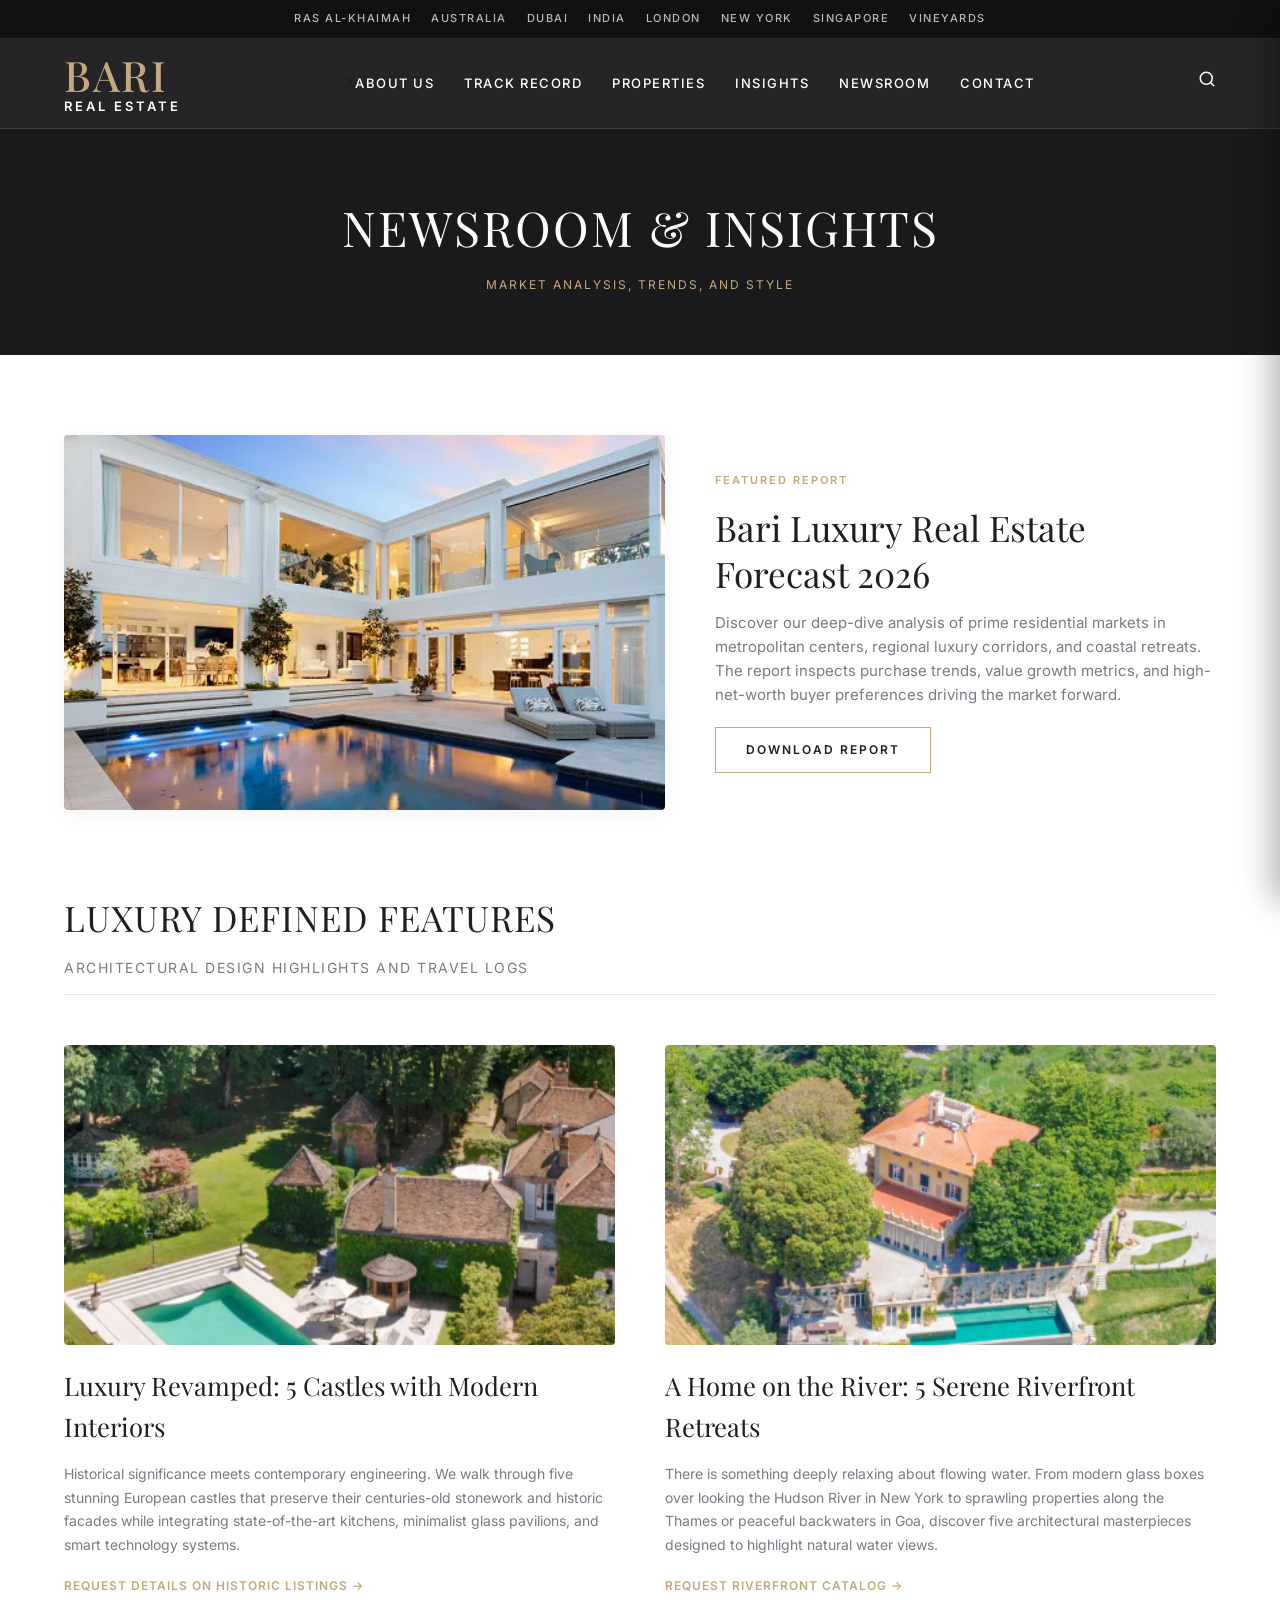
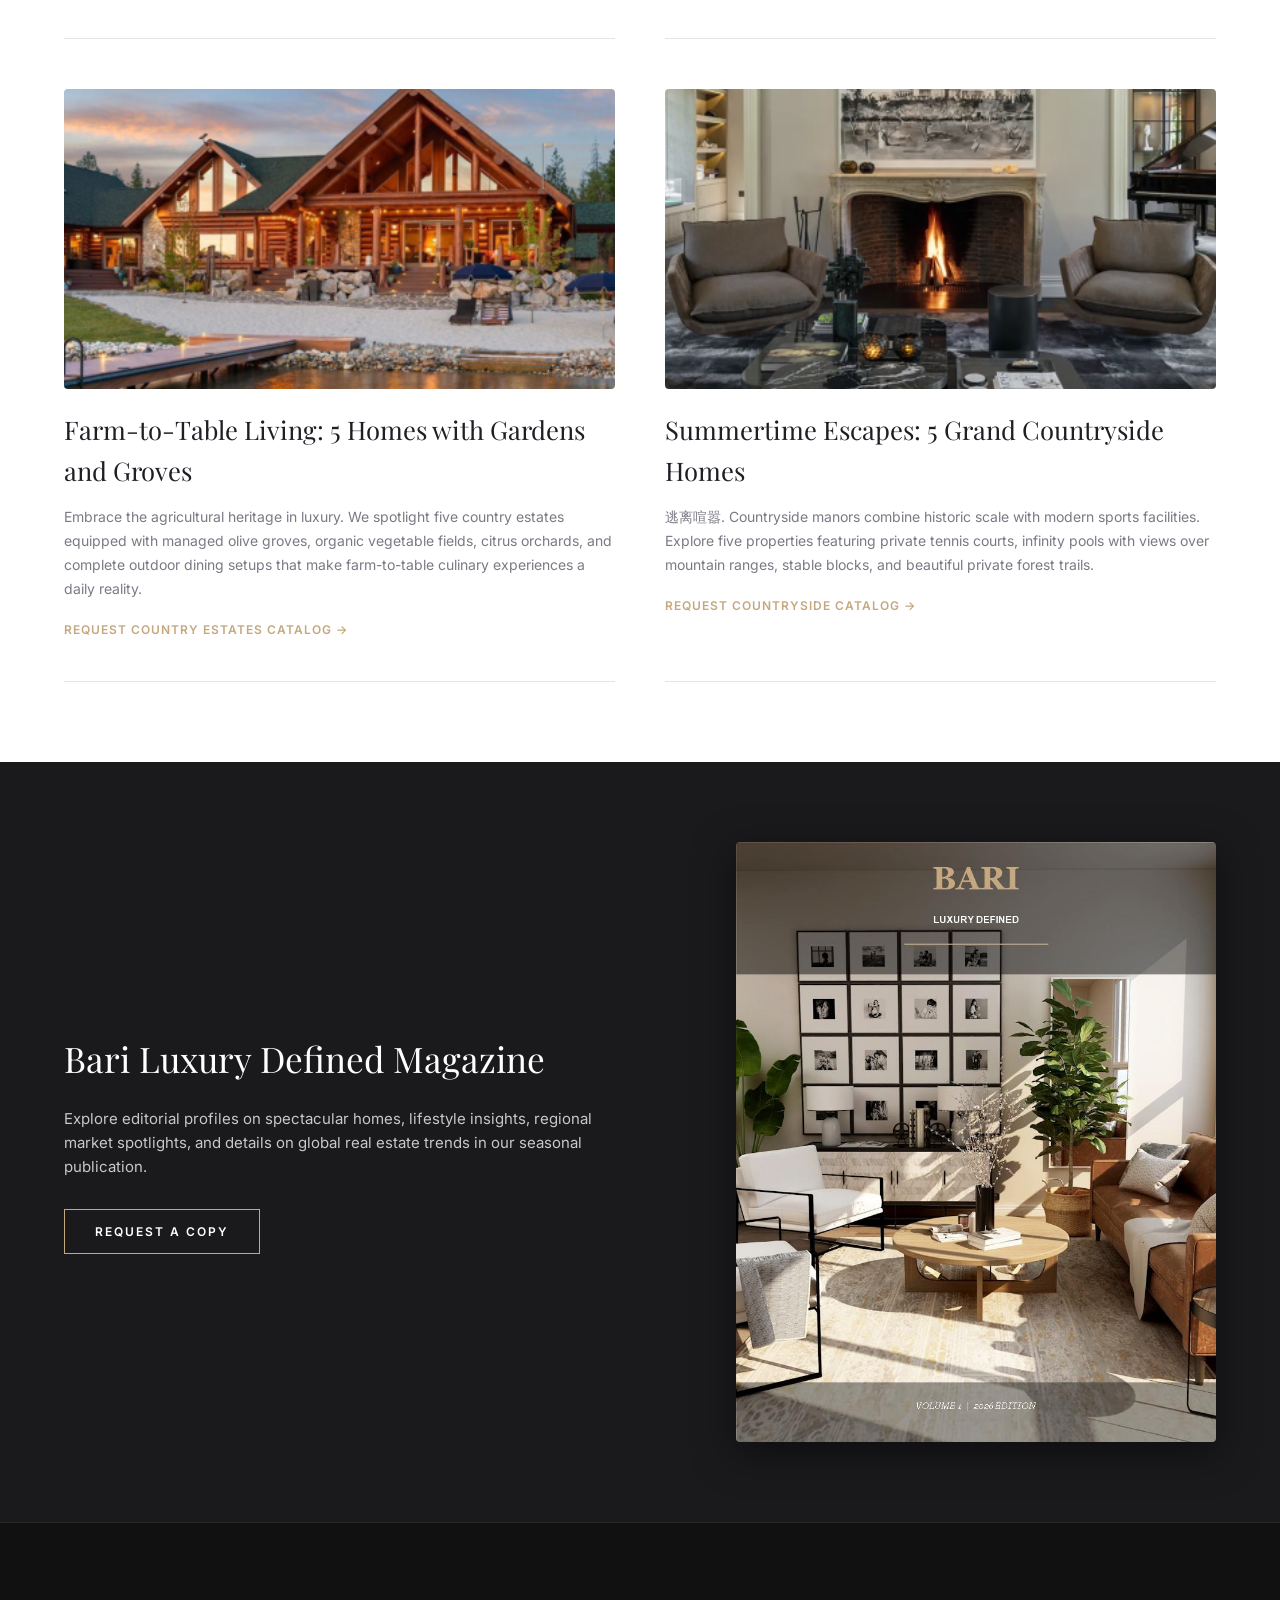
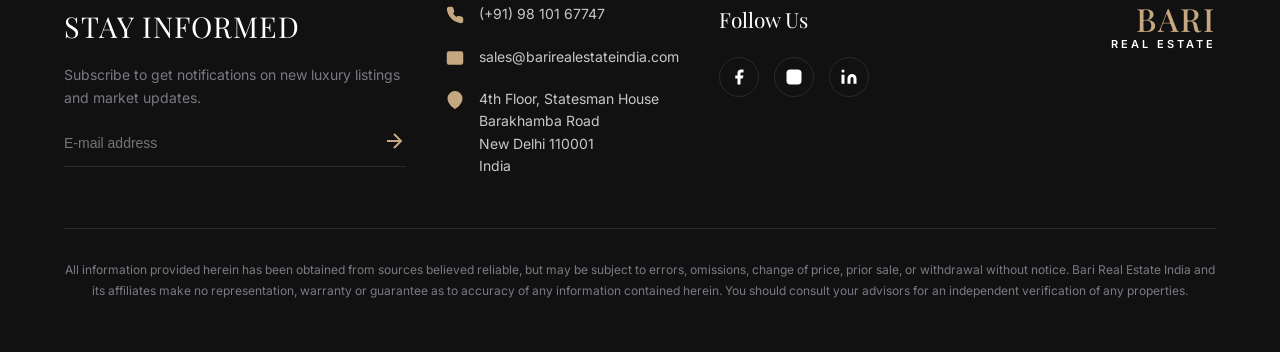
<file: newsroom.html>
<!doctype html>
<html lang="en">
<head>
  <meta charset="utf-8">
  <meta name="viewport" content="width=device-width, initial-scale=1">
  <title>Newsroom & Insights | Bari Real Estate India</title>
  <meta name="description" content="Stay informed with real estate news, market updates, and architectural design features from Bari Real Estate India." />
  <link rel="shortcut icon" href="assets/favicon.png" type="image/x-icon">
  <link rel="stylesheet" href="css/style.css">
</head>
<body>

  <!-- Top Navigation Bar -->
  <article class="top-nav">
    <div class="container">
      <ul class="quick-lnks">
        <li><a href="properties.html?region=ras-al-khaimah">Ras Al-Khaimah</a></li>
        <li><a href="properties.html?region=australia">Australia</a></li>
        <li><a href="properties.html?region=dubai">Dubai</a></li>
        <li><a href="properties.html?region=india">India</a></li>
        <li><a href="properties.html?region=london">London</a></li>
        <li><a href="properties.html?region=new-york">New York</a></li>
        <li><a href="properties.html?region=singapore">Singapore</a></li>
        <li><a href="properties.html?region=vineyards">Vineyards</a></li>
      </ul>
    </div>
  </article>

  <!-- Main Navigation Header -->
  <header>
    <article class="mid-nav">
      <div class="container">
        <div class="mainhead">
          <div class="logoimg">
            <a href="index.html" class="logo-link">
              <span class="logo-title">BARI</span>
              <span class="logo-subtitle">REAL ESTATE</span>
            </a>
          </div>
          
          <button type="button" class="navbar-toggle">
            <span></span>
            <span></span>
            <span></span>
          </button>

          <div class="nav">
            <span class="closeNav">X</span>
            <ul class="header-menu">
              <li><a href="about.html">About Us</a></li>
              <li><a href="track-record.html">Track Record</a></li>
              <li>
                <a href="properties.html">Properties</a>
                <div class="drop-dwn">
                  <ul>
                    <li><a href="properties.html?region=india">India Listings</a></li>
                    <li><a href="properties.html?region=international">International</a></li>
                  </ul>
                </div>
              </li>
              <li>
                <a href="newsroom.html" class="gold-accent">Insights</a>
                <div class="drop-dwn">
                  <ul>
                    <li><a href="newsroom.html">Luxury Defined Blog</a></li>
                    <li><a href="newsroom.html#magazine">Magazine</a></li>
                  </ul>
                </div>
              </li>
              <li><a href="newsroom.html" class="gold-accent">Newsroom</a></li>
              <li><a href="contact.html">Contact</a></li>
            </ul>
          </div>

          <div class="user-info">
            <a href="#" class="search-ic" id="showButton">
              <svg width="18" height="18" viewBox="0 0 24 24" fill="none" stroke="#ffffff" stroke-width="2" stroke-linecap="round" stroke-linejoin="round">
                <circle cx="11" cy="11" r="8"></circle>
                <line x1="21" y1="21" x2="16.65" y2="16.65"></line>
              </svg>
            </a>
          </div>
        </div>
      </div>
    </article>
  </header>

  <!-- Global Settings Side Drawer -->
  <div class="contentRight contMenuFlag" id="siteMenuFlag">
    <div class="globSet">
      <h3>Global Settings</h3>
      <span class="close" id="closeFlag">X</span>
    </div>
    <div class="globSettin">
      <div class="searchSuggesTitle">Units of Measure</div>
      <div class="btn-group">
        <button type="button" class="active">Metric</button>
        <button type="button">U.S.</button>
      </div>
      
      <div class="searchSuggesTitle" style="margin-top: 30px;">Currency</div>
      <div class="btn-group" style="flex-direction: column;">
        <button type="button" class="active" style="text-align: left; padding: 10px;">Indian Rupee (INR)</button>
        <button type="button" style="text-align: left; padding: 10px;">American Dollar (USD)</button>
        <button type="button" style="text-align: left; padding: 10px;">British Pound (GBP)</button>
        <button type="button" style="text-align: left; padding: 10px;">Euro (EUR)</button>
      </div>
    </div>
  </div>

  <!-- Breadcrumb Header -->
  <section class="section-padding" style="background-color: var(--secondary-dark); color: #fff; text-align: center; padding: 60px 0;">
    <div class="container">
      <h1 style="font-family: var(--font-serif); font-size: 3rem; font-weight: 400; letter-spacing: 2px;">NEWSROOM & INSIGHTS</h1>
      <p style="color: var(--accent-gold); text-transform: uppercase; font-size: 12px; letter-spacing: 2px; margin-top: 10px;">Market Analysis, Trends, and Style</p>
    </div>
  </section>

  <!-- Featured Forecast Article -->
  <section class="section-padding" style="background-color: #ffffff;">
    <div class="container">
      <div class="report-grid">
        <div>
          <img src="assets/forecast.jpg" alt="Forecast" style="width: 100%; border-radius: 4px; box-shadow: var(--shadow-subtle);">
        </div>
        <div>
          <h4 style="color: var(--accent-gold); text-transform: uppercase; font-size: 11px; letter-spacing: 2px; font-weight: 600;">Featured Report</h4>
          <h2 style="font-family: var(--font-serif); font-size: 2.2rem; font-weight: 400; margin: 15px 0; line-height: 1.3;">Bari Luxury Real Estate Forecast 2026</h2>
          <p style="color: var(--text-gray); margin-bottom: 20px; font-size: 15px;">Discover our deep-dive analysis of prime residential markets in metropolitan centers, regional luxury corridors, and coastal retreats. The report inspects purchase trends, value growth metrics, and high-net-worth buyer preferences driving the market forward.</p>
          <a href="contact.html?interest=report" class="btn-premium" style="border-color: var(--accent-gold); color: var(--text-dark);">Download Report</a>
        </div>
      </div>

      <!-- Articles Grid -->
      <div class="sec-title" style="text-align: left; border-bottom: 1px solid var(--border-light); padding-bottom: 15px;">
        <h2>LUXURY DEFINED FEATURES</h2>
        <p>Architectural design highlights and travel logs</p>
      </div>

      <div style="display: grid; grid-template-columns: repeat(2, 1fr); gap: 50px; margin-top: 40px;">
        <!-- Blog 1 -->
        <div id="castle" style="border-bottom: 1px solid var(--border-light); padding-bottom: 40px;">
          <img src="assets/castles.png" alt="Castles" style="width: 100%; height: 300px; object-fit: cover; border-radius: 4px; margin-bottom: 20px;">
          <h3 style="font-family: var(--font-serif); font-size: 1.6rem; font-weight: 400; margin-bottom: 15px;">Luxury Revamped: 5 Castles with Modern Interiors</h3>
          <p style="color: var(--text-gray); font-size: 14px; line-height: 1.7; margin-bottom: 15px;">Historical significance meets contemporary engineering. We walk through five stunning European castles that preserve their centuries-old stonework and historic facades while integrating state-of-the-art kitchens, minimalist glass pavilions, and smart technology systems.</p>
          <a href="contact.html?inquiry=castles" style="color: var(--accent-gold); font-size: 12px; font-weight: 600; text-transform: uppercase; letter-spacing: 1px;">Request details on historic listings &rarr;</a>
        </div>

        <!-- Blog 2 -->
        <div id="river" style="border-bottom: 1px solid var(--border-light); padding-bottom: 40px;">
          <img src="assets/riverfront.png" alt="Riverfront" style="width: 100%; height: 300px; object-fit: cover; border-radius: 4px; margin-bottom: 20px;">
          <h3 style="font-family: var(--font-serif); font-size: 1.6rem; font-weight: 400; margin-bottom: 15px;">A Home on the River: 5 Serene Riverfront Retreats</h3>
          <p style="color: var(--text-gray); font-size: 14px; line-height: 1.7; margin-bottom: 15px;">There is something deeply relaxing about flowing water. From modern glass boxes over looking the Hudson River in New York to sprawling properties along the Thames or peaceful backwaters in Goa, discover five architectural masterpieces designed to highlight natural water views.</p>
          <a href="contact.html?inquiry=riverfront" style="color: var(--accent-gold); font-size: 12px; font-weight: 600; text-transform: uppercase; letter-spacing: 1px;">Request riverfront catalog &rarr;</a>
        </div>

        <!-- Blog 3 -->
        <div id="farm" style="border-bottom: 1px solid var(--border-light); padding-bottom: 40px;">
          <img src="assets/farm.png" alt="Farm to table" style="width: 100%; height: 300px; object-fit: cover; border-radius: 4px; margin-bottom: 20px;">
          <h3 style="font-family: var(--font-serif); font-size: 1.6rem; font-weight: 400; margin-bottom: 15px;">Farm-to-Table Living: 5 Homes with Gardens and Groves</h3>
          <p style="color: var(--text-gray); font-size: 14px; line-height: 1.7; margin-bottom: 15px;">Embrace the agricultural heritage in luxury. We spotlight five country estates equipped with managed olive groves, organic vegetable fields, citrus orchards, and complete outdoor dining setups that make farm-to-table culinary experiences a daily reality.</p>
          <a href="contact.html?inquiry=farm" style="color: var(--accent-gold); font-size: 12px; font-weight: 600; text-transform: uppercase; letter-spacing: 1px;">Request country estates catalog &rarr;</a>
        </div>

        <!-- Blog 4 -->
        <div id="escape" style="border-bottom: 1px solid var(--border-light); padding-bottom: 40px;">
          <img src="assets/countryside.png" alt="Countryside escapes" style="width: 100%; height: 300px; object-fit: cover; border-radius: 4px; margin-bottom: 20px;">
          <h3 style="font-family: var(--font-serif); font-size: 1.6rem; font-weight: 400; margin-bottom: 15px;">Summertime Escapes: 5 Grand Countryside Homes</h3>
          <p style="color: var(--text-gray); font-size: 14px; line-height: 1.7; margin-bottom: 15px;">逃离喧嚣. Countryside manors combine historic scale with modern sports facilities. Explore five properties featuring private tennis courts, infinity pools with views over mountain ranges, stable blocks, and beautiful private forest trails.</p>
          <a href="contact.html?inquiry=countryside" style="color: var(--accent-gold); font-size: 12px; font-weight: 600; text-transform: uppercase; letter-spacing: 1px;">Request countryside catalog &rarr;</a>
        </div>
      </div>
    </div>
  </section>

  <!-- Magazine Showcase Section -->
  <section class="magazine-sec section-padding" id="magazine">
    <div class="container">
      <div class="magazine-grid">
        <div class="magazine-info">
          <h3>Bari Luxury Defined Magazine</h3>
          <p>Explore editorial profiles on spectacular homes, lifestyle insights, regional market spotlights, and details on global real estate trends in our seasonal publication.</p>
          <a href="contact.html?interest=magazine" class="btn-premium">Request a Copy</a>
        </div>
        <div class="magazine-img">
          <img src="assets/luxury_defined.jpg" alt="Magazine Cover" style="width: 100%; max-width: 480px; margin-left: auto;">
        </div>
      </div>
    </div>
  </section>

  <!-- Footer Section -->
  <footer class="footer">
    <div class="container">
      <div class="footer-grid">
        
        <!-- Newsletter Signup -->
        <div class="stay-info">
          <h2>STAY INFORMED</h2>
          <p id="subscribe_msg">Subscribe to get notifications on new luxury listings and market updates.</p>
          <div class="user-info">
            <input type="email" id="subscribe_email" placeholder="E-mail address">
            <button type="button" id="subscribe_btn">
              <svg width="24" height="24" viewBox="0 0 24 24" fill="none" stroke="#c5a880" stroke-width="2">
                <line x1="5" y1="12" x2="19" y2="12"></line>
                <polyline points="12 5 19 12 12 19"></polyline>
              </svg>
            </button>
          </div>
        </div>

        <!-- Contact Links -->
        <div class="add-info">
          <a href="tel:+919810167747">
            <svg width="18" height="18" viewBox="0 0 24 24" fill="none" stroke="#c5a880" stroke-width="2">
              <path d="M22 16.92v3a2 2 0 0 1-2.18 2 19.79 19.79 0 0 1-8.63-3.07 19.5 19.5 0 0 1-6-6 19.79 19.79 0 0 1-3.07-8.67A2 2 0 0 1 4.11 2h3a2 2 0 0 1 2 1.72 12.84 12.84 0 0 0 .7 2.81 2 2 0 0 1-.45 2.11L8.09 9.91a16 16 0 0 0 6 6l1.27-1.27a2 2 0 0 1 2.11-.45 12.84 12.84 0 0 0 2.81.7A2 2 0 0 1 22 16.92z"></path>
            </svg>
            <span>(+91) 98 101 67747</span>
          </a>
          <a href="mailto:sales@barirealestateindia.com">
            <svg width="18" height="18" viewBox="0 0 24 24" fill="none" stroke="#c5a880" stroke-width="2">
              <path d="M4 4h16c1.1 0 2 .9 2 2v12c0 1.1-.9 2-2 2H4c-1.1 0-2-.9-2-2V6c0-1.1.9-2 2-2z"></path>
              <polyline points="22,6 12,13 2,6"></polyline>
            </svg>
            <span>sales@barirealestateindia.com</span>
          </a>
          <p>
            <svg width="18" height="18" viewBox="0 0 24 24" fill="none" stroke="#c5a880" stroke-width="2">
              <path d="M21 10c0 7-9 13-9 13s-9-6-9-13a9 9 0 0 1 18 0z"></path>
              <circle cx="12" cy="10" r="3"></circle>
            </svg>
            <span>4th Floor, Statesman House<br>Barakhamba Road<br>New Delhi 110001<br>India</span>
          </p>
        </div>

        <!-- Social Media Links -->
        <div>
          <h3 class="follow-us">Follow Us</h3>
          <div class="social-links">
            <a href="https://facebook.com" target="_blank">
              <svg width="18" height="18" viewBox="0 0 24 24" fill="currentColor">
                <path d="M18 2h-3a5 5 0 0 0-5 5v3H7v4h3v8h4v-8h3l1-4h-4V7a1 1 0 0 1 1-1h3z"></path>
              </svg>
            </a>
            <a href="https://instagram.com" target="_blank">
              <svg width="18" height="18" viewBox="0 0 24 24" fill="currentColor">
                <rect x="2" y="2" width="20" height="20" rx="5" ry="5"></rect>
                <path d="M16 11.37A4 4 0 1 1 12.63 8 4 4 0 0 1 16 11.37z"></path>
                <line x1="17.5" y1="6.5" x2="17.51" y2="6.5"></line>
              </svg>
            </a>
            <a href="https://linkedin.com" target="_blank">
              <svg width="18" height="18" viewBox="0 0 24 24" fill="currentColor">
                <path d="M16 8a6 6 0 0 1 6 6v7h-4v-7a2 2 0 0 0-2-2 2 2 0 0 0-2 2v7h-4v-7a6 6 0 0 1 6-6zM2 9h4v12H2z"></path>
                <circle cx="4" cy="4" r="2"></circle>
              </svg>
            </a>
          </div>
        </div>

        <!-- Logo representation -->
        <div class="footr-logo">
          <a href="index.html" class="footer-logo-link">
            <span class="footer-logo-title">BARI</span>
            <span class="footer-logo-subtitle">REAL ESTATE</span>
          </a>
        </div>
      </div>

      <div class="footChris text-center">
        <p>All information provided herein has been obtained from sources believed reliable, but may be subject to errors, omissions, change of price, prior sale, or withdrawal without notice. Bari Real Estate India and its affiliates make no representation, warranty or guarantee as to accuracy of any information contained herein. You should consult your advisors for an independent verification of any properties.</p>
      </div>
    </div>
  </footer>

  <script src="js/main.js"></script>
</body>
</html>
</file>
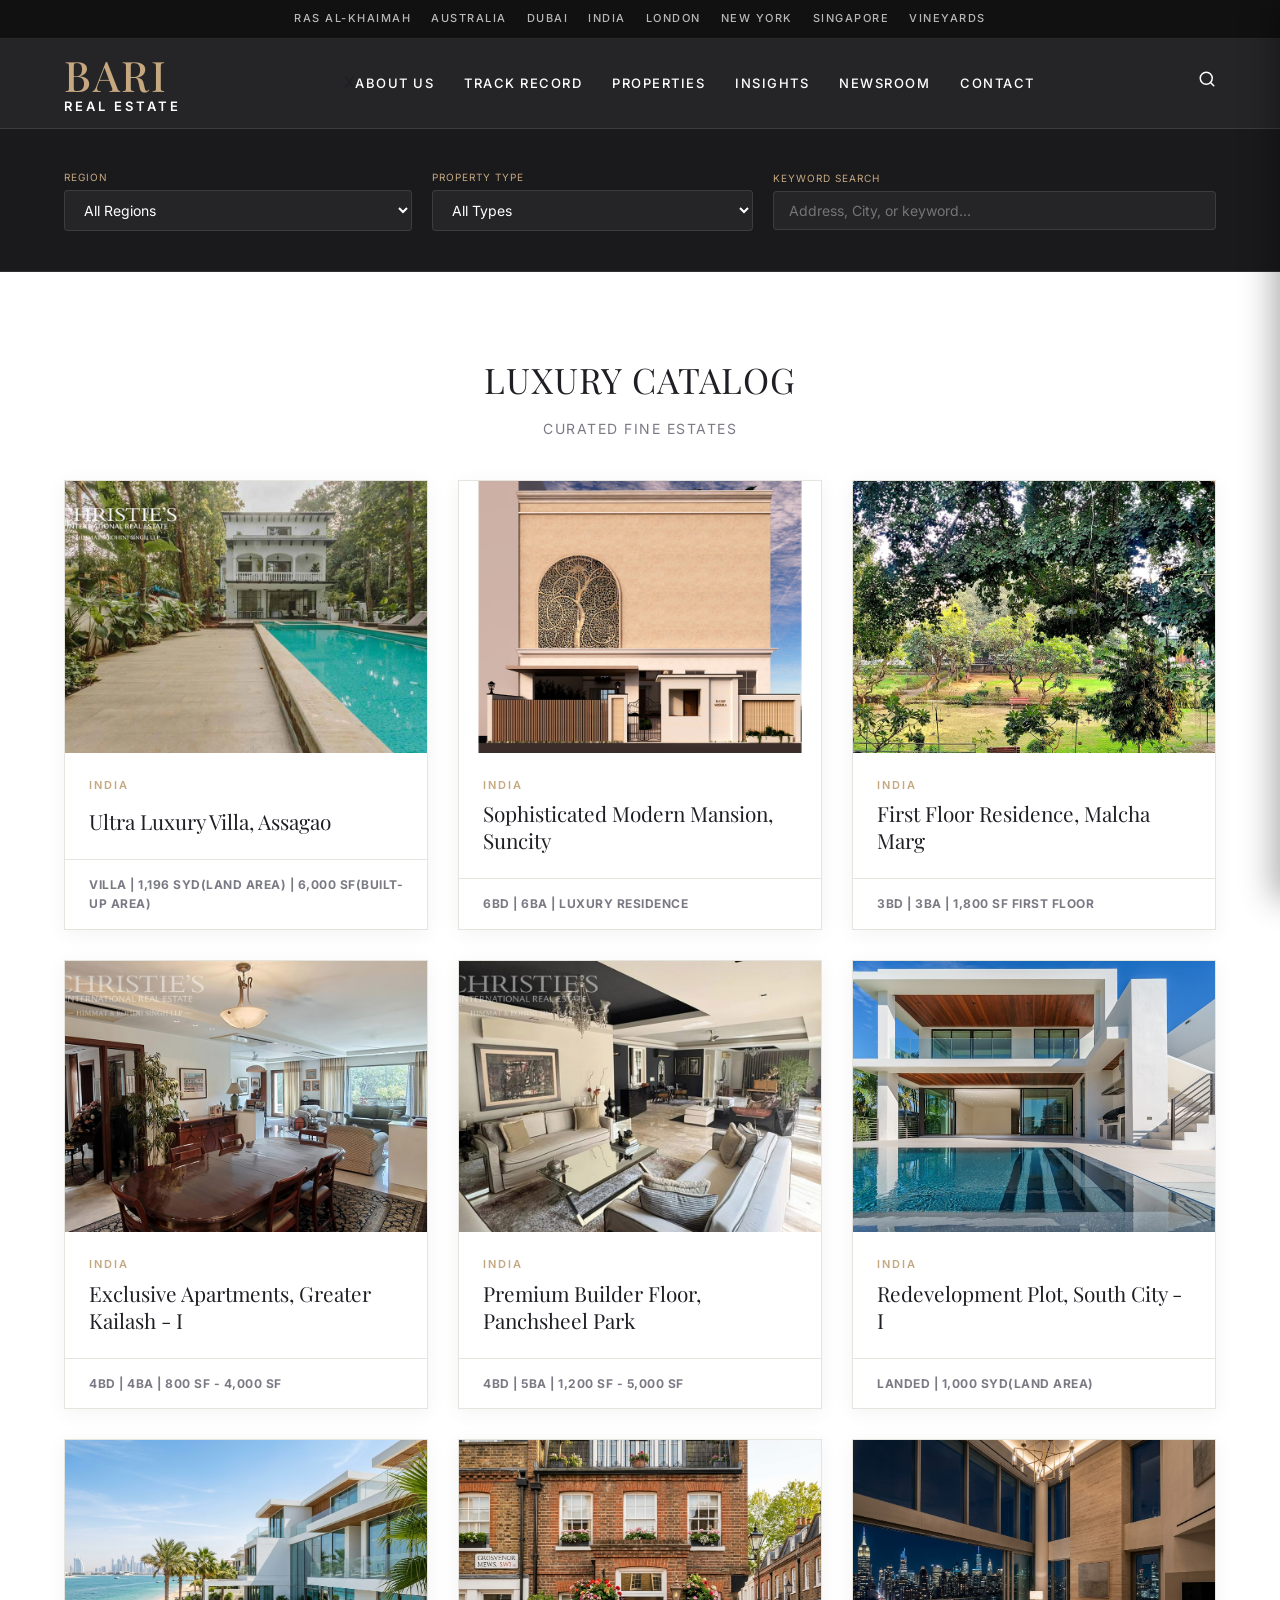
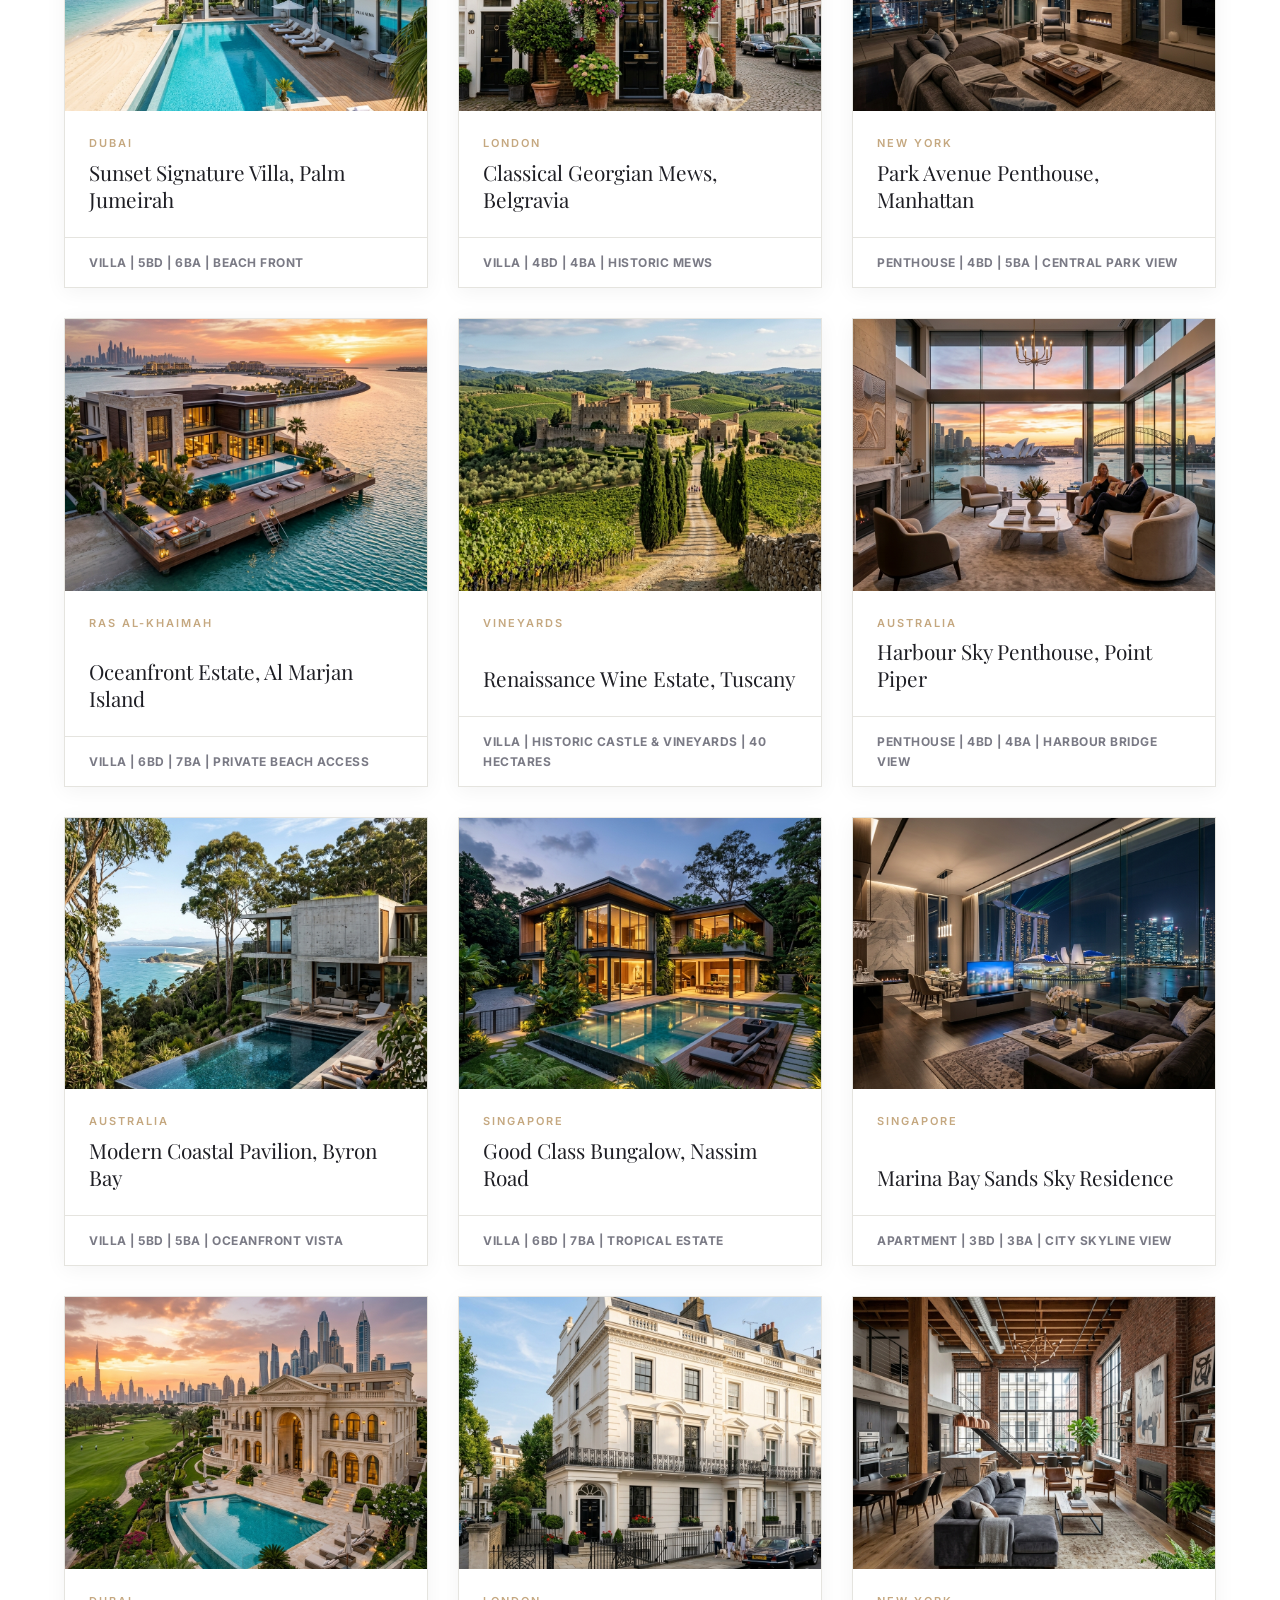
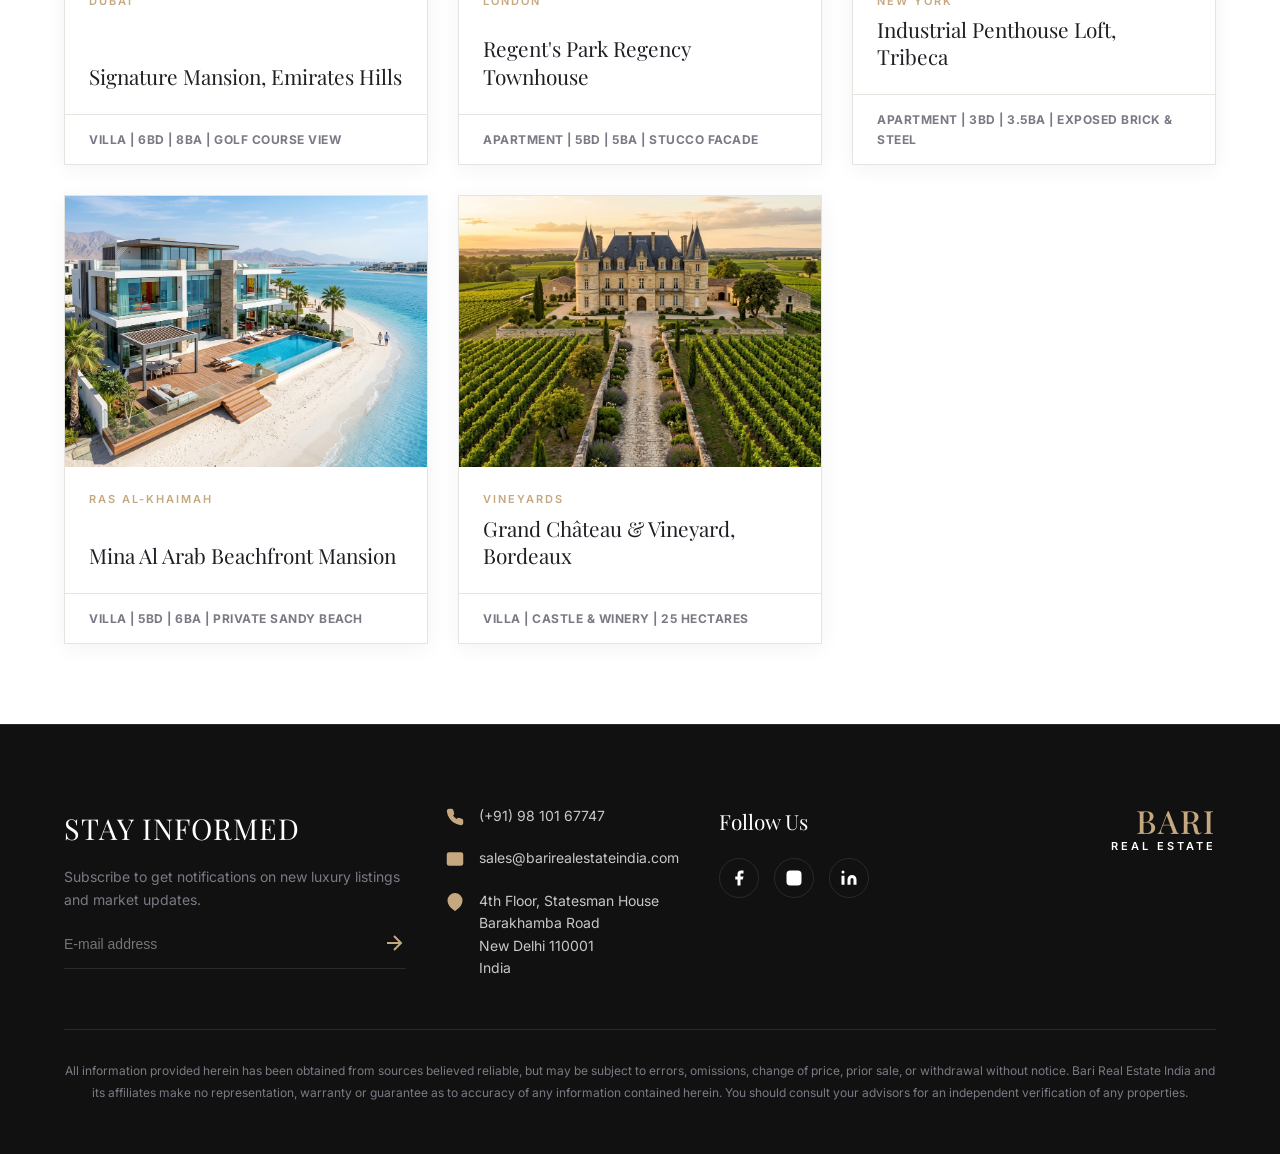
<file: properties.html>
<!doctype html>
<html lang="en">
<head>
  <meta charset="utf-8">
  <meta name="viewport" content="width=device-width, initial-scale=1">
  <title>Properties | Bari Real Estate India</title>
  <meta name="description" content="Search luxury homes and exclusive properties for sale in India, Dubai, London, New York, and other global regions." />
  <link rel="shortcut icon" href="assets/favicon.png" type="image/x-icon">
  <link rel="stylesheet" href="css/style.css">
</head>
<body>

  <!-- Top Navigation Bar -->
  <article class="top-nav">
    <div class="container">
      <ul class="quick-lnks">
        <li><a href="properties.html?region=ras-al-khaimah">Ras Al-Khaimah</a></li>
        <li><a href="properties.html?region=australia">Australia</a></li>
        <li><a href="properties.html?region=dubai">Dubai</a></li>
        <li><a href="properties.html?region=india">India</a></li>
        <li><a href="properties.html?region=london">London</a></li>
        <li><a href="properties.html?region=new-york">New York</a></li>
        <li><a href="properties.html?region=singapore">Singapore</a></li>
        <li><a href="properties.html?region=vineyards">Vineyards</a></li>
      </ul>
    </div>
  </article>

  <!-- Main Navigation Header -->
  <header>
    <article class="mid-nav">
      <div class="container">
        <div class="mainhead">
          <div class="logoimg">
            <a href="index.html" class="logo-link">
              <span class="logo-title">BARI</span>
              <span class="logo-subtitle">REAL ESTATE</span>
            </a>
          </div>
          
          <button type="button" class="navbar-toggle">
            <span></span>
            <span></span>
            <span></span>
          </button>

          <div class="nav">
            <span class="closeNav">X</span>
            <ul class="header-menu">
              <li><a href="about.html">About Us</a></li>
              <li><a href="track-record.html">Track Record</a></li>
              <li>
                <a href="properties.html" class="gold-accent">Properties</a>
                <div class="drop-dwn">
                  <ul>
                    <li><a href="properties.html?region=india">India Listings</a></li>
                    <li><a href="properties.html?region=international">International</a></li>
                  </ul>
                </div>
              </li>
              <li>
                <a href="newsroom.html">Insights</a>
                <div class="drop-dwn">
                  <ul>
                    <li><a href="newsroom.html">Luxury Defined Blog</a></li>
                    <li><a href="newsroom.html#magazine">Magazine</a></li>
                  </ul>
                </div>
              </li>
              <li><a href="newsroom.html">Newsroom</a></li>
              <li><a href="contact.html">Contact</a></li>
            </ul>
          </div>

          <div class="user-info">
            <a href="#" class="search-ic" id="showButton">
              <svg width="18" height="18" viewBox="0 0 24 24" fill="none" stroke="#ffffff" stroke-width="2" stroke-linecap="round" stroke-linejoin="round">
                <circle cx="11" cy="11" r="8"></circle>
                <line x1="21" y1="21" x2="16.65" y2="16.65"></line>
              </svg>
            </a>
          </div>
        </div>
      </div>
    </article>
  </header>

  <!-- Global Settings Side Drawer -->
  <div class="contentRight contMenuFlag" id="siteMenuFlag">
    <div class="globSet">
      <h3>Global Settings</h3>
      <span class="close" id="closeFlag">X</span>
    </div>
    <div class="globSettin">
      <div class="searchSuggesTitle">Units of Measure</div>
      <div class="btn-group">
        <button type="button" class="active">Metric</button>
        <button type="button">U.S.</button>
      </div>
      
      <div class="searchSuggesTitle" style="margin-top: 30px;">Currency</div>
      <div class="btn-group" style="flex-direction: column;">
        <button type="button" class="active" style="text-align: left; padding: 10px;">Indian Rupee (INR)</button>
        <button type="button" style="text-align: left; padding: 10px;">American Dollar (USD)</button>
        <button type="button" style="text-align: left; padding: 10px;">British Pound (GBP)</button>
        <button type="button" style="text-align: left; padding: 10px;">Euro (EUR)</button>
      </div>
    </div>
  </div>

  <!-- Filter Bar Section -->
  <section class="filter-sec">
    <div class="container">
      <div class="filter-bar">
        <div class="filter-group">
          <label for="filterRegion">Region</label>
          <select id="filterRegion">
            <option value="all">All Regions</option>
            <option value="india">India</option>
            <option value="australia">Australia</option>
            <option value="dubai">Dubai</option>
            <option value="london">London</option>
            <option value="new-york">New York</option>
            <option value="singapore">Singapore</option>
            <option value="ras-al-khaimah">Ras Al-Khaimah</option>
            <option value="vineyards">Vineyards</option>
          </select>
        </div>

        <div class="filter-group">
          <label for="filterType">Property Type</label>
          <select id="filterType">
            <option value="all">All Types</option>
            <option value="villa">Villas</option>
            <option value="apartment">Apartments</option>
            <option value="penthouse">Penthouses</option>
            <option value="land">Land/Plots</option>
          </select>
        </div>

        <div class="filter-group">
          <label for="filterSearch">Keyword Search</label>
          <input type="text" id="filterSearch" placeholder="Address, City, or keyword...">
        </div>
      </div>
    </div>
  </section>

  <!-- Properties Grid -->
  <section class="proListing-sec section-padding" style="background-color: #ffffff;">
    <div class="container">
      <div class="sec-title" style="margin-bottom: 40px;">
        <h2>LUXURY CATALOG</h2>
        <p>Curated Fine Estates</p>
      </div>

      <div class="listings-grid">
        <!-- Card 1: Goa Villa -->
        <div class="card-wrapper">
          <a href="contact.html?property=Assagao">
            <div class="card" data-region="india" data-type="villa">
              <div class="slider-wrapper">
                <div class="slider">
                  <img class="sliderImage" src="assets/goa.jpg" alt="Assagao Goa">
                </div>
              </div>
              <div class="card-body">
                <h4>India</h4>
                <p>Ultra Luxury Villa, Assagao</p>
              </div>
              <div class="inter-details">
                <h4>Villa | 1,196 SYD(Land Area) | 6,000 SF(Built-Up Area)</h4>
              </div>
            </div>
          </a>
        </div>

        <!-- Card 2: Suncity Mansion -->
        <div class="card-wrapper">
          <a href="contact.html?property=Suncity">
            <div class="card" data-region="india" data-type="penthouse">
              <div class="slider-wrapper">
                <div class="slider">
                  <img class="sliderImage" src="assets/suncity.jpg" alt="Suncity">
                </div>
              </div>
              <div class="card-body">
                <h4>India</h4>
                <p>Sophisticated Modern Mansion, Suncity</p>
              </div>
              <div class="inter-details">
                <h4>6BD | 6BA | Luxury Residence</h4>
              </div>
            </div>
          </a>
        </div>

        <!-- Card 3: Malcha Marg Apartment -->
        <div class="card-wrapper">
          <a href="contact.html?property=Malcha-Marg">
            <div class="card" data-region="india" data-type="apartment">
              <div class="slider-wrapper">
                <div class="slider">
                  <img class="sliderImage" src="assets/malchamarg.jpg" alt="Malcha Marg">
                </div>
              </div>
              <div class="card-body">
                <h4>India</h4>
                <p>First Floor Residence, Malcha Marg</p>
              </div>
              <div class="inter-details">
                <h4>3BD | 3BA | 1,800 SF First Floor</h4>
              </div>
            </div>
          </a>
        </div>

        <!-- Card 4: GK-I Apartments -->
        <div class="card-wrapper">
          <a href="contact.html?property=Greater-Kailash">
            <div class="card" data-region="india" data-type="apartment">
              <div class="slider-wrapper">
                <div class="slider">
                  <img class="sliderImage" src="assets/gk.jpg" alt="Greater Kailash">
                </div>
              </div>
              <div class="card-body">
                <h4>India</h4>
                <p>Exclusive Apartments, Greater Kailash - I</p>
              </div>
              <div class="inter-details">
                <h4>4BD | 4BA | 800 SF - 4,000 SF</h4>
              </div>
            </div>
          </a>
        </div>

        <!-- Card 5: Panchsheel Park (Multi Slider) -->
        <div class="card-wrapper">
          <a href="contact.html?property=Panchsheel-Park">
            <div class="card" data-region="india" data-type="apartment">
              <div class="slider-wrapper">
                <div class="slider">
                  <img class="sliderImage" src="assets/panchsheel.jpg" alt="Panchsheel Park">
                </div>
                <input type="hidden" value="assets/panchsheel.jpg">
                <input type="hidden" value="assets/panchsheel_2.jpg">
                <input type="hidden" value="assets/panchsheel_3.jpg">
                <input type="hidden" value="assets/panchsheel_4.jpg">
                <button class="prevBtn" type="button">&lt;</button>
                <button class="nextBtn" type="button">&gt;</button>
              </div>
              <div class="card-body">
                <h4>India</h4>
                <p>Premium Builder Floor, Panchsheel Park</p>
              </div>
              <div class="inter-details">
                <h4>4BD | 5BA | 1,200 SF - 5,000 SF</h4>
              </div>
            </div>
          </a>
        </div>

        <!-- Card 6: South City Land -->
        <div class="card-wrapper">
          <a href="contact.html?property=South-City">
            <div class="card" data-region="india" data-type="land">
              <div class="slider-wrapper">
                <div class="slider">
                  <img class="sliderImage" src="assets/southcity.jpg" alt="South City">
                </div>
              </div>
              <div class="card-body">
                <h4>India</h4>
                <p>Redevelopment Plot, South City - I</p>
              </div>
              <div class="inter-details">
                <h4>Landed | 1,000 SYD(Land Area)</h4>
              </div>
            </div>
          </a>
        </div>

        <!-- Card 7: Dubai Palm Jumeirah Villa -->
        <div class="card-wrapper">
          <a href="contact.html?property=Dubai-Palm">
            <div class="card" data-region="dubai" data-type="villa">
              <div class="slider-wrapper">
                <div class="slider">
                  <img class="sliderImage" src="assets/dubai.png" alt="Palm Jumeirah Villa">
                </div>
              </div>
              <div class="card-body">
                <h4>Dubai</h4>
                <p>Sunset Signature Villa, Palm Jumeirah</p>
              </div>
              <div class="inter-details">
                <h4>Villa | 5BD | 6BA | Beach Front</h4>
              </div>
            </div>
          </a>
        </div>

        <!-- Card 8: London Belgravia Mews -->
        <div class="card-wrapper">
          <a href="contact.html?property=London-Belgravia">
            <div class="card" data-region="london" data-type="villa">
              <div class="slider-wrapper">
                <div class="slider">
                  <img class="sliderImage" src="assets/london.png" alt="Belgravia Mews">
                </div>
              </div>
              <div class="card-body">
                <h4>London</h4>
                <p>Classical Georgian Mews, Belgravia</p>
              </div>
              <div class="inter-details">
                <h4>Villa | 4BD | 4BA | Historic Mews</h4>
              </div>
            </div>
          </a>
        </div>

        <!-- Card 9: New York Sky Penthouse -->
        <div class="card-wrapper">
          <a href="contact.html?property=NY-Penthouse">
            <div class="card" data-region="new-york" data-type="penthouse">
              <div class="slider-wrapper">
                <div class="slider">
                  <img class="sliderImage" src="assets/newyork.png" alt="Manhattan Penthouse">
                </div>
              </div>
              <div class="card-body">
                <h4>New York</h4>
                <p>Park Avenue Penthouse, Manhattan</p>
              </div>
              <div class="inter-details">
                <h4>Penthouse | 4BD | 5BA | Central Park View</h4>
              </div>
            </div>
          </a>
        </div>

        <!-- Card 10: RAK Marjan Island Villa -->
        <div class="card-wrapper">
          <a href="contact.html?property=RAK-Marjan">
            <div class="card" data-region="ras-al-khaimah" data-type="villa">
              <div class="slider-wrapper">
                <div class="slider">
                  <img class="sliderImage" src="assets/rak.png" alt="Al Marjan Island">
                </div>
              </div>
              <div class="card-body">
                <h4>Ras Al-Khaimah</h4>
                <p>Oceanfront Estate, Al Marjan Island</p>
              </div>
              <div class="inter-details">
                <h4>Villa | 6BD | 7BA | Private Beach Access</h4>
              </div>
            </div>
          </a>
        </div>

        <!-- Card 11: Vineyards Tuscany -->
        <div class="card-wrapper">
          <a href="contact.html?property=Tuscany-Vineyard">
            <div class="card" data-region="vineyards" data-type="villa">
              <div class="slider-wrapper">
                <div class="slider">
                  <img class="sliderImage" src="assets/tuscany.png" alt="Tuscany Vineyards">
                </div>
              </div>
              <div class="card-body">
                <h4>Vineyards</h4>
                <p>Renaissance Wine Estate, Tuscany</p>
              </div>
              <div class="inter-details">
                <h4>Villa | Historic Castle & Vineyards | 40 Hectares</h4>
              </div>
            </div>
          </a>
        </div>

        <!-- Card 12: Sydney Harbour Penthouse -->
        <div class="card-wrapper">
          <a href="contact.html?property=Sydney-Penthouse">
            <div class="card" data-region="australia" data-type="penthouse">
              <div class="slider-wrapper">
                <div class="slider">
                  <img class="sliderImage" src="assets/sydney.png" alt="Sydney Harbour Penthouse">
                </div>
              </div>
              <div class="card-body">
                <h4>Australia</h4>
                <p>Harbour Sky Penthouse, Point Piper</p>
              </div>
              <div class="inter-details">
                <h4>Penthouse | 4BD | 4BA | Harbour Bridge View</h4>
              </div>
            </div>
          </a>
        </div>

        <!-- Card 13: Byron Bay Pavilion -->
        <div class="card-wrapper">
          <a href="contact.html?property=Byron-Bay-Pavilion">
            <div class="card" data-region="australia" data-type="villa">
              <div class="slider-wrapper">
                <div class="slider">
                  <img class="sliderImage" src="assets/byronbay.png" alt="Byron Bay Pavilion">
                </div>
              </div>
              <div class="card-body">
                <h4>Australia</h4>
                <p>Modern Coastal Pavilion, Byron Bay</p>
              </div>
              <div class="inter-details">
                <h4>Villa | 5BD | 5BA | Oceanfront Vista</h4>
              </div>
            </div>
          </a>
        </div>

        <!-- Card 14: Singapore Good Class Bungalow -->
        <div class="card-wrapper">
          <a href="contact.html?property=Nassim-Road-Bungalow">
            <div class="card" data-region="singapore" data-type="villa">
              <div class="slider-wrapper">
                <div class="slider">
                  <img class="sliderImage" src="assets/singapore_bungalow.png" alt="Nassim Road Bungalow">
                </div>
              </div>
              <div class="card-body">
                <h4>Singapore</h4>
                <p>Good Class Bungalow, Nassim Road</p>
              </div>
              <div class="inter-details">
                <h4>Villa | 6BD | 7BA | Tropical Estate</h4>
              </div>
            </div>
          </a>
        </div>

        <!-- Card 15: Singapore Marina Bay Sky Residence -->
        <div class="card-wrapper">
          <a href="contact.html?property=Marina-Bay-Sky-Residence">
            <div class="card" data-region="singapore" data-type="apartment">
              <div class="slider-wrapper">
                <div class="slider">
                  <img class="sliderImage" src="assets/singapore_apt.png" alt="Marina Bay Sky Residence">
                </div>
              </div>
              <div class="card-body">
                <h4>Singapore</h4>
                <p>Marina Bay Sands Sky Residence</p>
              </div>
              <div class="inter-details">
                <h4>Apartment | 3BD | 3BA | City Skyline View</h4>
              </div>
            </div>
          </a>
        </div>

        <!-- Card 16: Dubai Emirates Hills Mansion -->
        <div class="card-wrapper">
          <a href="contact.html?property=Emirates-Hills-Mansion">
            <div class="card" data-region="dubai" data-type="villa">
              <div class="slider-wrapper">
                <div class="slider">
                  <img class="sliderImage" src="assets/emirates_hills.png" alt="Emirates Hills Mansion">
                </div>
              </div>
              <div class="card-body">
                <h4>Dubai</h4>
                <p>Signature Mansion, Emirates Hills</p>
              </div>
              <div class="inter-details">
                <h4>Villa | 6BD | 8BA | Golf Course View</h4>
              </div>
            </div>
          </a>
        </div>

        <!-- Card 17: London Regent's Park Townhouse -->
        <div class="card-wrapper">
          <a href="contact.html?property=Regents-Park-Townhouse">
            <div class="card" data-region="london" data-type="apartment">
              <div class="slider-wrapper">
                <div class="slider">
                  <img class="sliderImage" src="assets/regents_park.png" alt="Regents Park Townhouse">
                </div>
              </div>
              <div class="card-body">
                <h4>London</h4>
                <p>Regent's Park Regency Townhouse</p>
              </div>
              <div class="inter-details">
                <h4>Apartment | 5BD | 5BA | Stucco Facade</h4>
              </div>
            </div>
          </a>
        </div>

        <!-- Card 18: New York Tribeca Loft -->
        <div class="card-wrapper">
          <a href="contact.html?property=Tribeca-Loft">
            <div class="card" data-region="new-york" data-type="apartment">
              <div class="slider-wrapper">
                <div class="slider">
                  <img class="sliderImage" src="assets/tribeca.png" alt="Tribeca Loft">
                </div>
              </div>
              <div class="card-body">
                <h4>New York</h4>
                <p>Industrial Penthouse Loft, Tribeca</p>
              </div>
              <div class="inter-details">
                <h4>Apartment | 3BD | 3.5BA | Exposed Brick & Steel</h4>
              </div>
            </div>
          </a>
        </div>

        <!-- Card 19: RAK Mina Al Arab Mansion -->
        <div class="card-wrapper">
          <a href="contact.html?property=RAK-Mina-Al-Arab">
            <div class="card" data-region="ras-al-khaimah" data-type="villa">
              <div class="slider-wrapper">
                <div class="slider">
                  <img class="sliderImage" src="assets/rak_mansion.png" alt="Mina Al Arab Beachfront">
                </div>
              </div>
              <div class="card-body">
                <h4>Ras Al-Khaimah</h4>
                <p>Mina Al Arab Beachfront Mansion</p>
              </div>
              <div class="inter-details">
                <h4>Villa | 5BD | 6BA | Private Sandy Beach</h4>
              </div>
            </div>
          </a>
        </div>

        <!-- Card 20: Bordeaux Château Vineyard -->
        <div class="card-wrapper">
          <a href="contact.html?property=Bordeaux-Vineyard">
            <div class="card" data-region="vineyards" data-type="land">
              <div class="slider-wrapper">
                <div class="slider">
                  <img class="sliderImage" src="assets/bordeaux.png" alt="Bordeaux Château">
                </div>
              </div>
              <div class="card-body">
                <h4>Vineyards</h4>
                <p>Grand Château & Vineyard, Bordeaux</p>
              </div>
              <div class="inter-details">
                <h4>Villa | Castle & Winery | 25 Hectares</h4>
              </div>
            </div>
          </a>
        </div>
      </div>
    </div>
  </section>

  <!-- Footer Section -->
  <footer class="footer">
    <div class="container">
      <div class="footer-grid">
        
        <!-- Newsletter Signup -->
        <div class="stay-info">
          <h2>STAY INFORMED</h2>
          <p id="subscribe_msg">Subscribe to get notifications on new luxury listings and market updates.</p>
          <div class="user-info">
            <input type="email" id="subscribe_email" placeholder="E-mail address">
            <button type="button" id="subscribe_btn">
              <svg width="24" height="24" viewBox="0 0 24 24" fill="none" stroke="#c5a880" stroke-width="2">
                <line x1="5" y1="12" x2="19" y2="12"></line>
                <polyline points="12 5 19 12 12 19"></polyline>
              </svg>
            </button>
          </div>
        </div>

        <!-- Contact Links -->
        <div class="add-info">
          <a href="tel:+919810167747">
            <svg width="18" height="18" viewBox="0 0 24 24" fill="none" stroke="#c5a880" stroke-width="2">
              <path d="M22 16.92v3a2 2 0 0 1-2.18 2 19.79 19.79 0 0 1-8.63-3.07 19.5 19.5 0 0 1-6-6 19.79 19.79 0 0 1-3.07-8.67A2 2 0 0 1 4.11 2h3a2 2 0 0 1 2 1.72 12.84 12.84 0 0 0 .7 2.81 2 2 0 0 1-.45 2.11L8.09 9.91a16 16 0 0 0 6 6l1.27-1.27a2 2 0 0 1 2.11-.45 12.84 12.84 0 0 0 2.81.7A2 2 0 0 1 22 16.92z"></path>
            </svg>
            <span>(+91) 98 101 67747</span>
          </a>
          <a href="mailto:sales@barirealestateindia.com">
            <svg width="18" height="18" viewBox="0 0 24 24" fill="none" stroke="#c5a880" stroke-width="2">
              <path d="M4 4h16c1.1 0 2 .9 2 2v12c0 1.1-.9 2-2 2H4c-1.1 0-2-.9-2-2V6c0-1.1.9-2 2-2z"></path>
              <polyline points="22,6 12,13 2,6"></polyline>
            </svg>
            <span>sales@barirealestateindia.com</span>
          </a>
          <p>
            <svg width="18" height="18" viewBox="0 0 24 24" fill="none" stroke="#c5a880" stroke-width="2">
              <path d="M21 10c0 7-9 13-9 13s-9-6-9-13a9 9 0 0 1 18 0z"></path>
              <circle cx="12" cy="10" r="3"></circle>
            </svg>
            <span>4th Floor, Statesman House<br>Barakhamba Road<br>New Delhi 110001<br>India</span>
          </p>
        </div>

        <!-- Social Media Links -->
        <div>
          <h3 class="follow-us">Follow Us</h3>
          <div class="social-links">
            <a href="https://facebook.com" target="_blank">
              <svg width="18" height="18" viewBox="0 0 24 24" fill="currentColor">
                <path d="M18 2h-3a5 5 0 0 0-5 5v3H7v4h3v8h4v-8h3l1-4h-4V7a1 1 0 0 1 1-1h3z"></path>
              </svg>
            </a>
            <a href="https://instagram.com" target="_blank">
              <svg width="18" height="18" viewBox="0 0 24 24" fill="currentColor">
                <rect x="2" y="2" width="20" height="20" rx="5" ry="5"></rect>
                <path d="M16 11.37A4 4 0 1 1 12.63 8 4 4 0 0 1 16 11.37z"></path>
                <line x1="17.5" y1="6.5" x2="17.51" y2="6.5"></line>
              </svg>
            </a>
            <a href="https://linkedin.com" target="_blank">
              <svg width="18" height="18" viewBox="0 0 24 24" fill="currentColor">
                <path d="M16 8a6 6 0 0 1 6 6v7h-4v-7a2 2 0 0 0-2-2 2 2 0 0 0-2 2v7h-4v-7a6 6 0 0 1 6-6zM2 9h4v12H2z"></path>
                <circle cx="4" cy="4" r="2"></circle>
              </svg>
            </a>
          </div>
        </div>

        <!-- Logo representation -->
        <div class="footr-logo">
          <a href="index.html" class="footer-logo-link">
            <span class="footer-logo-title">BARI</span>
            <span class="footer-logo-subtitle">REAL ESTATE</span>
          </a>
        </div>
      </div>

      <div class="footChris text-center">
        <p>All information provided herein has been obtained from sources believed reliable, but may be subject to errors, omissions, change of price, prior sale, or withdrawal without notice. Bari Real Estate India and its affiliates make no representation, warranty or guarantee as to accuracy of any information contained herein. You should consult your advisors for an independent verification of any properties.</p>
      </div>
    </div>
  </footer>

  <script src="js/main.js"></script>
  <!-- Handle incoming URL parameters directly for filtering -->
  <script>
    document.addEventListener("DOMContentLoaded", () => {
      const params = new URLSearchParams(window.location.search);
      const regionParam = params.get('region');
      const typeParam = params.get('type');
      const searchParam = params.get('q');
      
      const filterRegion = document.getElementById("filterRegion");
      const filterType = document.getElementById("filterType");
      const filterSearch = document.getElementById("filterSearch");
      
      if (regionParam && filterRegion) {
        filterRegion.value = regionParam.toLowerCase();
      }
      if (typeParam && filterType) {
        filterType.value = typeParam.toLowerCase();
      }
      if (searchParam && filterSearch) {
        filterSearch.value = searchParam;
      }
      
      // Dispatch change event to trigger filterProperties in main.js
      if (regionParam || typeParam || searchParam) {
        const event = new Event('change');
        if (filterRegion) filterRegion.dispatchEvent(event);
      }
    });
  </script>
</body>
</html>
</file>
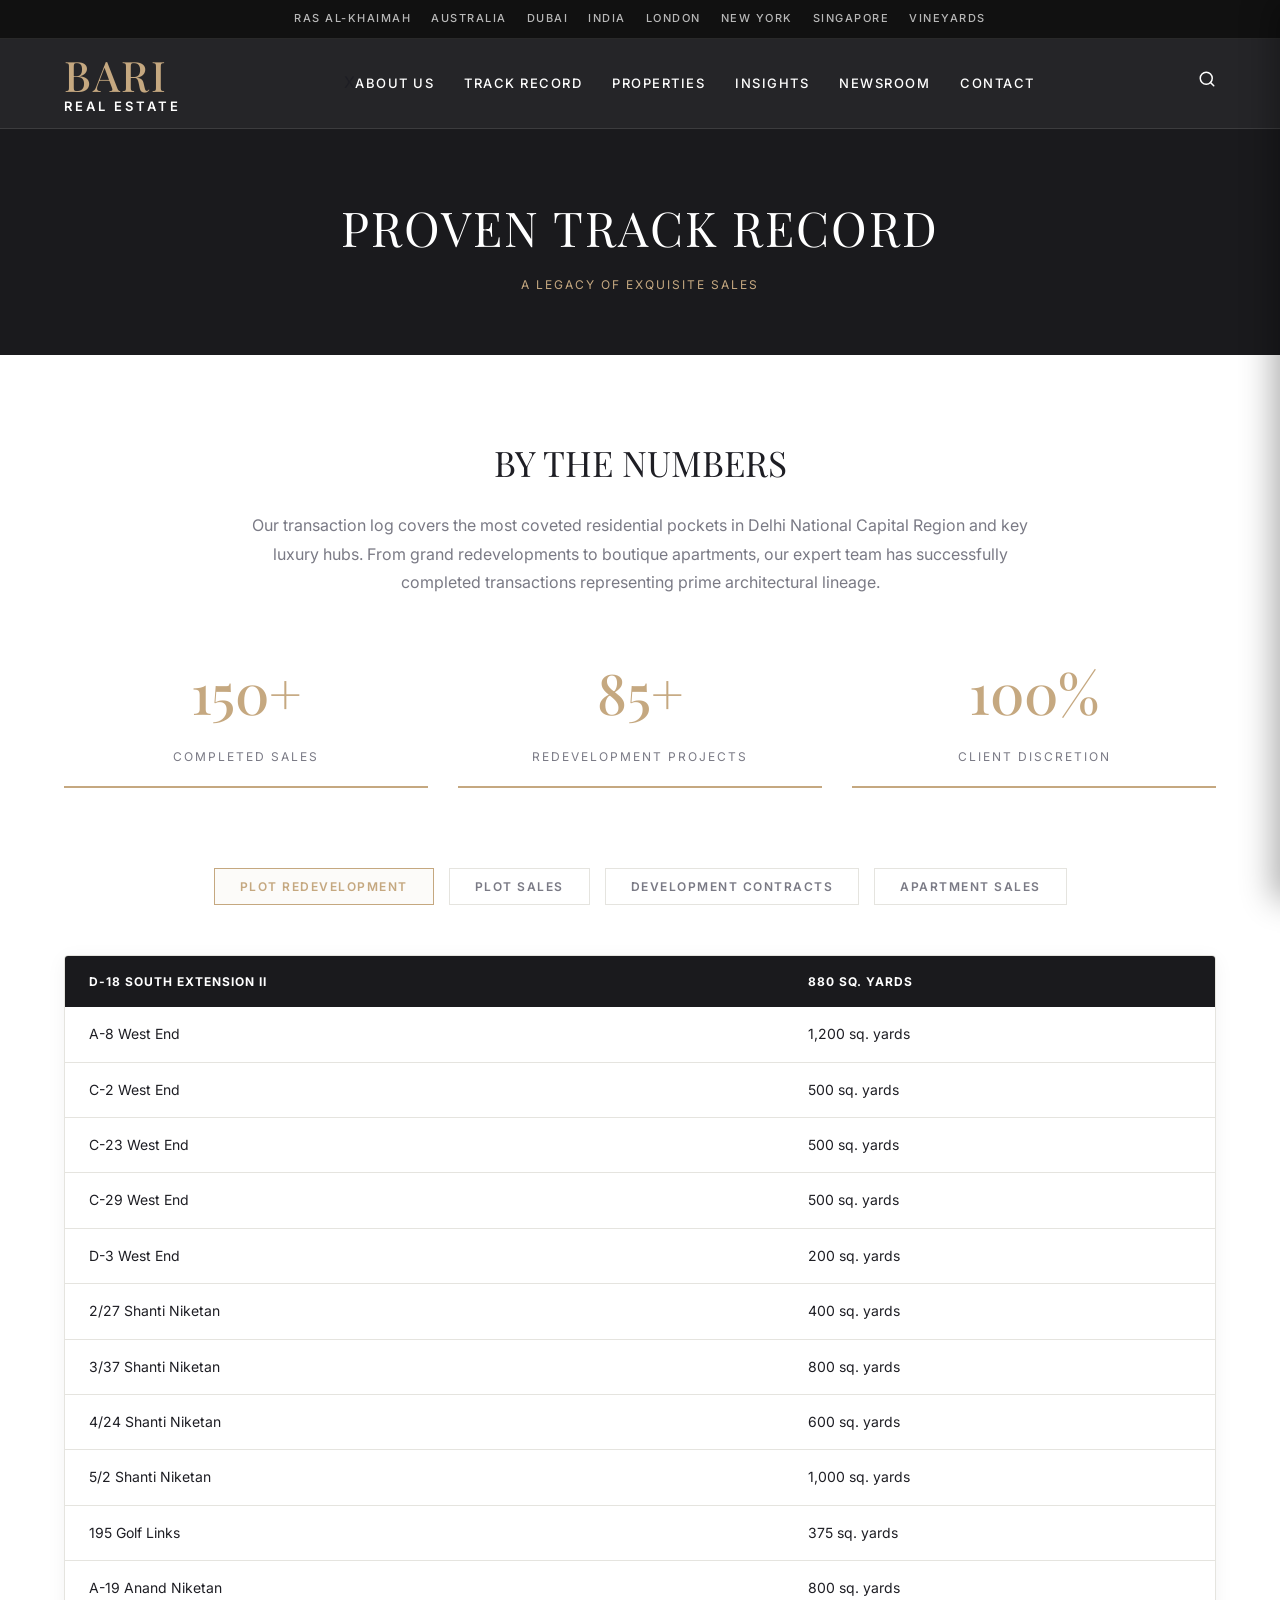
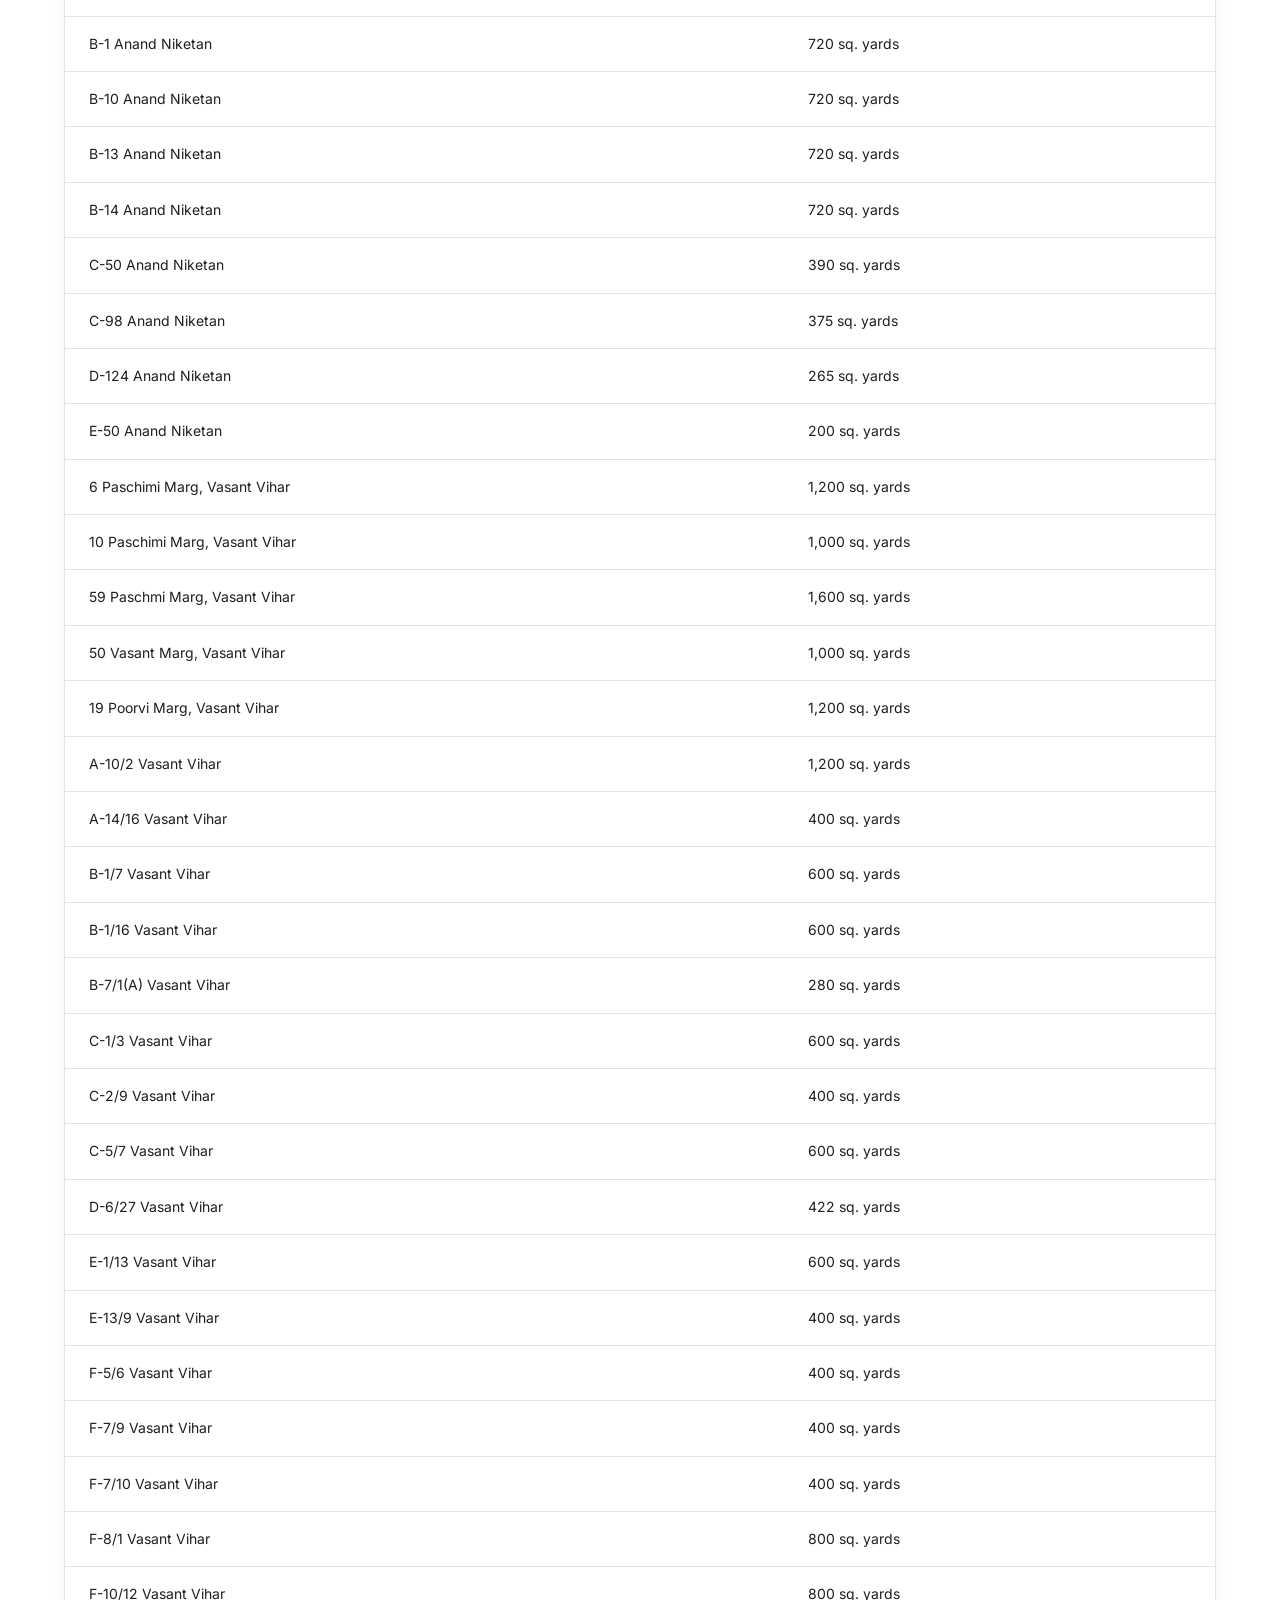
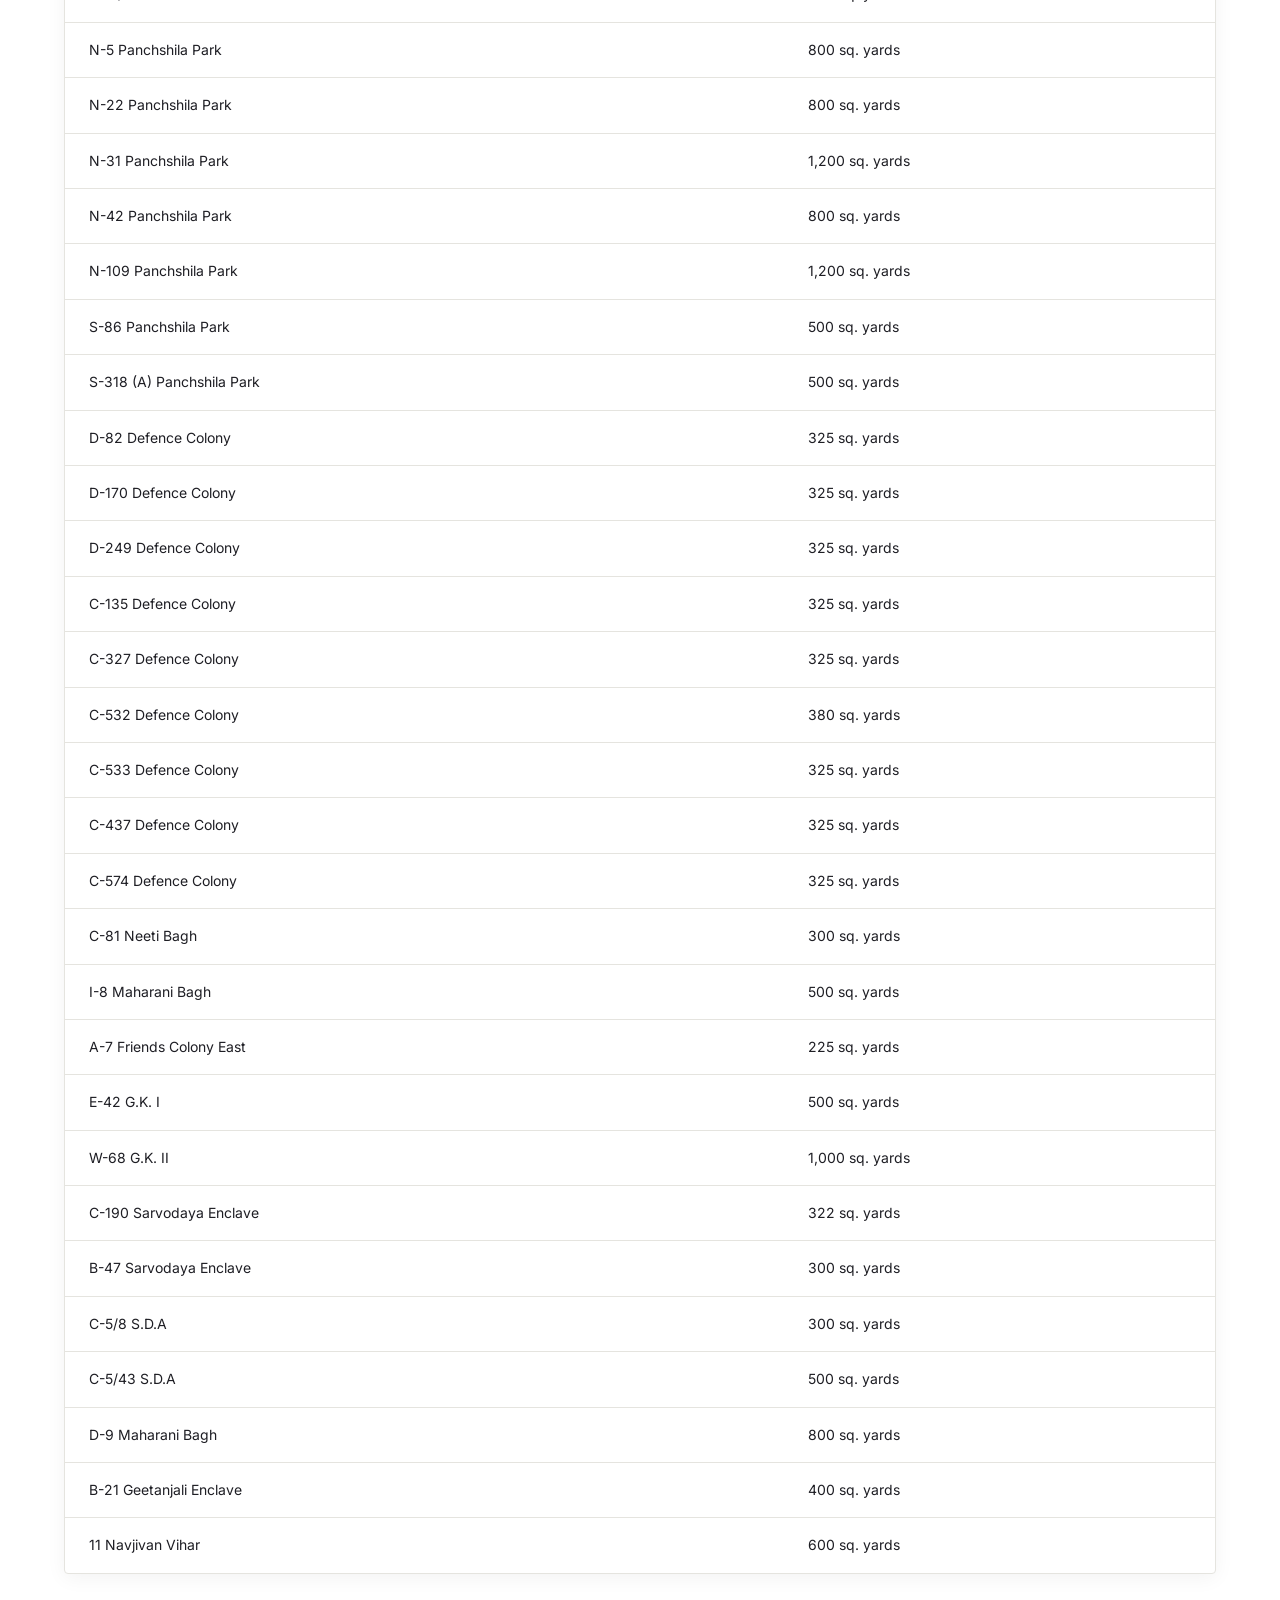
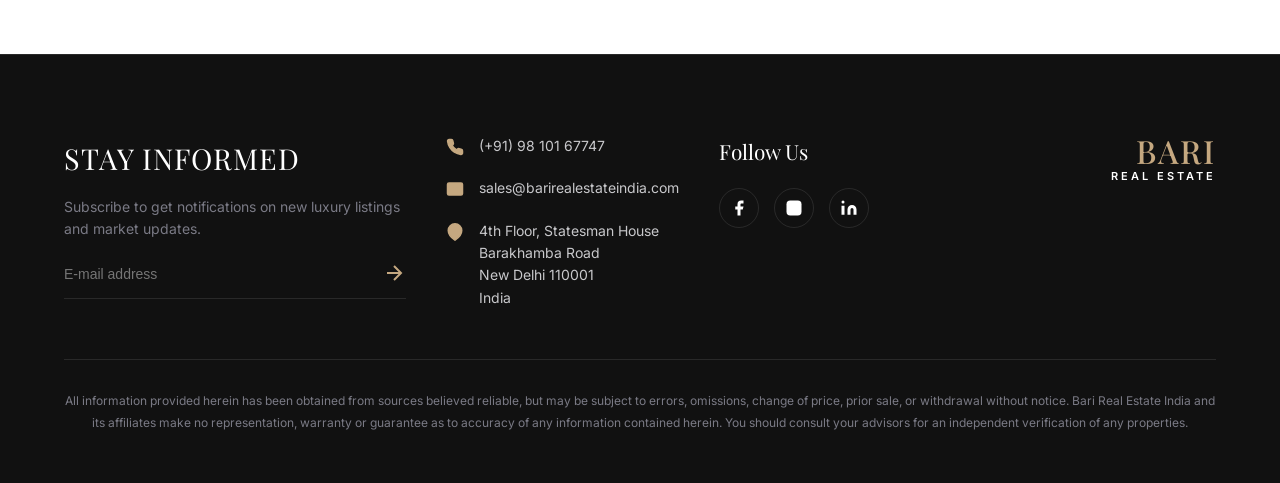
<file: track-record.html>
<!doctype html>
<html lang="en">
<head>
  <meta charset="utf-8">
  <meta name="viewport" content="width=device-width, initial-scale=1">
  <title>Track Record | Bari Real Estate India</title>
  <meta name="description" content="Review Bari Real Estate India's proven track record of plot redevelopments, apartment sales, and development contracts." />
  <link rel="shortcut icon" href="assets/favicon.png" type="image/x-icon">
  <link rel="stylesheet" href="css/style.css">
</head>
<body>

  <!-- Top Navigation Bar -->
  <article class="top-nav">
    <div class="container">
      <ul class="quick-lnks">
        <li><a href="properties.html?region=ras-al-khaimah">Ras Al-Khaimah</a></li>
        <li><a href="properties.html?region=australia">Australia</a></li>
        <li><a href="properties.html?region=dubai">Dubai</a></li>
        <li><a href="properties.html?region=india">India</a></li>
        <li><a href="properties.html?region=london">London</a></li>
        <li><a href="properties.html?region=new-york">New York</a></li>
        <li><a href="properties.html?region=singapore">Singapore</a></li>
        <li><a href="properties.html?region=vineyards">Vineyards</a></li>
      </ul>
    </div>
  </article>

  <!-- Main Navigation Header -->
  <header>
    <article class="mid-nav">
      <div class="container">
        <div class="mainhead">
          <div class="logoimg">
            <a href="index.html" class="logo-link">
              <span class="logo-title">BARI</span>
              <span class="logo-subtitle">REAL ESTATE</span>
            </a>
          </div>
          
          <button type="button" class="navbar-toggle">
            <span></span>
            <span></span>
            <span></span>
          </button>

          <div class="nav">
            <span class="closeNav">X</span>
            <ul class="header-menu">
              <li><a href="about.html">About Us</a></li>
              <li><a href="track-record.html" class="gold-accent">Track Record</a></li>
              <li>
                <a href="properties.html">Properties</a>
                <div class="drop-dwn">
                  <ul>
                    <li><a href="properties.html?region=india">India Listings</a></li>
                    <li><a href="properties.html?region=international">International</a></li>
                  </ul>
                </div>
              </li>
              <li>
                <a href="newsroom.html">Insights</a>
                <div class="drop-dwn">
                  <ul>
                    <li><a href="newsroom.html">Luxury Defined Blog</a></li>
                    <li><a href="newsroom.html#magazine">Magazine</a></li>
                  </ul>
                </div>
              </li>
              <li><a href="newsroom.html">Newsroom</a></li>
              <li><a href="contact.html">Contact</a></li>
            </ul>
          </div>

          <div class="user-info">
            <a href="#" class="search-ic" id="showButton">
              <svg width="18" height="18" viewBox="0 0 24 24" fill="none" stroke="#ffffff" stroke-width="2" stroke-linecap="round" stroke-linejoin="round">
                <circle cx="11" cy="11" r="8"></circle>
                <line x1="21" y1="21" x2="16.65" y2="16.65"></line>
              </svg>
            </a>
          </div>
        </div>
      </div>
    </article>
  </header>

  <!-- Global Settings Side Drawer -->
  <div class="contentRight contMenuFlag" id="siteMenuFlag">
    <div class="globSet">
      <h3>Global Settings</h3>
      <span class="close" id="closeFlag">X</span>
    </div>
    <div class="globSettin">
      <div class="searchSuggesTitle">Units of Measure</div>
      <div class="btn-group">
        <button type="button" class="active">Metric</button>
        <button type="button">U.S.</button>
      </div>
      
      <div class="searchSuggesTitle" style="margin-top: 30px;">Currency</div>
      <div class="btn-group" style="flex-direction: column;">
        <button type="button" class="active" style="text-align: left; padding: 10px;">Indian Rupee (INR)</button>
        <button type="button" style="text-align: left; padding: 10px;">American Dollar (USD)</button>
        <button type="button" style="text-align: left; padding: 10px;">British Pound (GBP)</button>
        <button type="button" style="text-align: left; padding: 10px;">Euro (EUR)</button>
      </div>
    </div>
  </div>

  <!-- Breadcrumb Header -->
  <section class="section-padding" style="background-color: var(--secondary-dark); color: #fff; text-align: center; padding: 60px 0;">
    <div class="container">
      <h1 style="font-family: var(--font-serif); font-size: 3rem; font-weight: 400; letter-spacing: 2px;">PROVEN TRACK RECORD</h1>
      <p style="color: var(--accent-gold); text-transform: uppercase; font-size: 12px; letter-spacing: 2px; margin-top: 10px;">A Legacy of Exquisite Sales</p>
    </div>
  </section>

  <!-- Introduction -->
  <section class="section-padding" style="background-color: #ffffff;">
    <div class="container">
      <div style="max-width: 800px; margin: 0 auto; text-align: center; margin-bottom: 50px;">
        <h2 style="font-family: var(--font-serif); font-weight: 400; font-size: 2.2rem; margin-bottom: 20px;">BY THE NUMBERS</h2>
        <p style="color: var(--text-gray); line-height: 1.8;">Our transaction log covers the most coveted residential pockets in Delhi National Capital Region and key luxury hubs. From grand redevelopments to boutique apartments, our expert team has successfully completed transactions representing prime architectural lineage.</p>
      </div>

      <!-- Numbers Highlights -->
      <div class="stats-grid">
        <div style="border-bottom: 2px solid var(--accent-gold); padding-bottom: 20px;">
          <span style="font-family: var(--font-serif); font-size: 3.5rem; color: var(--accent-gold); font-weight: 500;">150+</span>
          <p style="text-transform: uppercase; font-size: 12px; letter-spacing: 2px; color: var(--text-gray); margin-top: 10px;">Completed Sales</p>
        </div>
        <div style="border-bottom: 2px solid var(--accent-gold); padding-bottom: 20px;">
          <span style="font-family: var(--font-serif); font-size: 3.5rem; color: var(--accent-gold); font-weight: 500;">85+</span>
          <p style="text-transform: uppercase; font-size: 12px; letter-spacing: 2px; color: var(--text-gray); margin-top: 10px;">Redevelopment Projects</p>
        </div>
        <div style="border-bottom: 2px solid var(--accent-gold); padding-bottom: 20px;">
          <span style="font-family: var(--font-serif); font-size: 3.5rem; color: var(--accent-gold); font-weight: 500;">100%</span>
          <p style="text-transform: uppercase; font-size: 12px; letter-spacing: 2px; color: var(--text-gray); margin-top: 10px;">Client Discretion</p>
        </div>
      </div>

      <!-- Tab Filters -->
      <div class="track-tabs">
        <button type="button" class="tab-btn active" data-tab="plot-redevelopment">Plot Redevelopment</button>
        <button type="button" class="tab-btn" data-tab="plot-sales">Plot Sales</button>
        <button type="button" class="tab-btn" data-tab="development-contracts">Development Contracts</button>
        <button type="button" class="tab-btn" data-tab="apartment-sales">Apartment Sales</button>
      </div>

      <!-- Dynamic Tables (inserted here) -->
      <div class="track-table-container active" id="plot-redevelopment">
  <table class="track-table">
    <thead>
      <tr>
        <th>D-18 South Extension II</th>
        <th>880 sq. yards</th>
      </tr>
    </thead>
    <tbody>
      <tr>
        <td>A-8 West End</td>
        <td>1,200 sq. yards</td>
      </tr>
      <tr>
        <td>C-2 West End</td>
        <td>500 sq. yards</td>
      </tr>
      <tr>
        <td>C-23 West End</td>
        <td>500 sq. yards</td>
      </tr>
      <tr>
        <td>C-29 West End</td>
        <td>500 sq. yards</td>
      </tr>
      <tr>
        <td>D-3 West End</td>
        <td>200 sq. yards</td>
      </tr>
      <tr>
        <td>2/27 Shanti Niketan</td>
        <td>400 sq. yards</td>
      </tr>
      <tr>
        <td>3/37 Shanti Niketan</td>
        <td>800 sq. yards</td>
      </tr>
      <tr>
        <td>4/24 Shanti Niketan</td>
        <td>600 sq. yards</td>
      </tr>
      <tr>
        <td>5/2 Shanti Niketan</td>
        <td>1,000 sq. yards</td>
      </tr>
      <tr>
        <td>195 Golf Links</td>
        <td>375 sq. yards</td>
      </tr>
      <tr>
        <td>A-19 Anand Niketan</td>
        <td>800 sq. yards</td>
      </tr>
      <tr>
        <td>B-1 Anand Niketan</td>
        <td>720 sq. yards</td>
      </tr>
      <tr>
        <td>B-10 Anand Niketan</td>
        <td>720 sq. yards</td>
      </tr>
      <tr>
        <td>B-13 Anand Niketan</td>
        <td>720 sq. yards</td>
      </tr>
      <tr>
        <td>B-14 Anand Niketan</td>
        <td>720 sq. yards</td>
      </tr>
      <tr>
        <td>C-50 Anand Niketan</td>
        <td>390 sq. yards</td>
      </tr>
      <tr>
        <td>C-98 Anand Niketan</td>
        <td>375 sq. yards</td>
      </tr>
      <tr>
        <td>D-124 Anand Niketan</td>
        <td>265 sq. yards</td>
      </tr>
      <tr>
        <td>E-50 Anand Niketan</td>
        <td>200 sq. yards</td>
      </tr>
      <tr>
        <td>6 Paschimi Marg, Vasant Vihar</td>
        <td>1,200 sq. yards</td>
      </tr>
      <tr>
        <td>10 Paschimi Marg, Vasant Vihar</td>
        <td>1,000 sq. yards</td>
      </tr>
      <tr>
        <td>59 Paschmi Marg, Vasant Vihar</td>
        <td>1,600 sq. yards</td>
      </tr>
      <tr>
        <td>50 Vasant Marg, Vasant Vihar</td>
        <td>1,000 sq. yards</td>
      </tr>
      <tr>
        <td>19 Poorvi Marg, Vasant Vihar</td>
        <td>1,200 sq. yards</td>
      </tr>
      <tr>
        <td>A-10/2 Vasant Vihar</td>
        <td>1,200 sq. yards</td>
      </tr>
      <tr>
        <td>A-14/16 Vasant Vihar</td>
        <td>400 sq. yards</td>
      </tr>
      <tr>
        <td>B-1/7 Vasant Vihar</td>
        <td>600 sq. yards</td>
      </tr>
      <tr>
        <td>B-1/16 Vasant Vihar</td>
        <td>600 sq. yards</td>
      </tr>
      <tr>
        <td>B-7/1(A) Vasant Vihar</td>
        <td>280 sq. yards</td>
      </tr>
      <tr>
        <td>C-1/3 Vasant Vihar</td>
        <td>600 sq. yards</td>
      </tr>
      <tr>
        <td>C-2/9 Vasant Vihar</td>
        <td>400 sq. yards</td>
      </tr>
      <tr>
        <td>C-5/7 Vasant Vihar</td>
        <td>600 sq. yards</td>
      </tr>
      <tr>
        <td>D-6/27 Vasant Vihar</td>
        <td>422 sq. yards</td>
      </tr>
      <tr>
        <td>E-1/13 Vasant Vihar</td>
        <td>600 sq. yards</td>
      </tr>
      <tr>
        <td>E-13/9 Vasant Vihar</td>
        <td>400 sq. yards</td>
      </tr>
      <tr>
        <td>F-5/6 Vasant Vihar</td>
        <td>400 sq. yards</td>
      </tr>
      <tr>
        <td>F-7/9 Vasant Vihar</td>
        <td>400 sq. yards</td>
      </tr>
      <tr>
        <td>F-7/10 Vasant Vihar</td>
        <td>400 sq. yards</td>
      </tr>
      <tr>
        <td>F-8/1 Vasant Vihar</td>
        <td>800 sq. yards</td>
      </tr>
      <tr>
        <td>F-10/12 Vasant Vihar</td>
        <td>800 sq. yards</td>
      </tr>
      <tr>
        <td>N-5 Panchshila Park</td>
        <td>800 sq. yards</td>
      </tr>
      <tr>
        <td>N-22 Panchshila Park</td>
        <td>800 sq. yards</td>
      </tr>
      <tr>
        <td>N-31 Panchshila Park</td>
        <td>1,200 sq. yards</td>
      </tr>
      <tr>
        <td>N-42 Panchshila Park</td>
        <td>800 sq. yards</td>
      </tr>
      <tr>
        <td>N-109 Panchshila Park</td>
        <td>1,200 sq. yards</td>
      </tr>
      <tr>
        <td>S-86 Panchshila Park</td>
        <td>500 sq. yards</td>
      </tr>
      <tr>
        <td>S-318 (A) Panchshila Park</td>
        <td>500 sq. yards</td>
      </tr>
      <tr>
        <td>D-82 Defence Colony</td>
        <td>325 sq. yards</td>
      </tr>
      <tr>
        <td>D-170 Defence Colony</td>
        <td>325 sq. yards</td>
      </tr>
      <tr>
        <td>D-249 Defence Colony</td>
        <td>325 sq. yards</td>
      </tr>
      <tr>
        <td>C-135 Defence Colony</td>
        <td>325 sq. yards</td>
      </tr>
      <tr>
        <td>C-327 Defence Colony</td>
        <td>325 sq. yards</td>
      </tr>
      <tr>
        <td>C-532 Defence Colony</td>
        <td>380 sq. yards</td>
      </tr>
      <tr>
        <td>C-533 Defence Colony</td>
        <td>325 sq. yards</td>
      </tr>
      <tr>
        <td>C-437 Defence Colony</td>
        <td>325 sq. yards</td>
      </tr>
      <tr>
        <td>C-574 Defence Colony</td>
        <td>325 sq. yards</td>
      </tr>
      <tr>
        <td>C-81 Neeti Bagh</td>
        <td>300 sq. yards</td>
      </tr>
      <tr>
        <td>I-8 Maharani Bagh</td>
        <td>500 sq. yards</td>
      </tr>
      <tr>
        <td>A-7 Friends Colony East</td>
        <td>225 sq. yards</td>
      </tr>
      <tr>
        <td>E-42 G.K. I</td>
        <td>500 sq. yards</td>
      </tr>
      <tr>
        <td>W-68 G.K. II</td>
        <td>1,000 sq. yards</td>
      </tr>
      <tr>
        <td>C-190 Sarvodaya Enclave</td>
        <td>322 sq. yards</td>
      </tr>
      <tr>
        <td>B-47 Sarvodaya Enclave</td>
        <td>300 sq. yards</td>
      </tr>
      <tr>
        <td>C-5/8 S.D.A</td>
        <td>300 sq. yards</td>
      </tr>
      <tr>
        <td>C-5/43 S.D.A</td>
        <td>500 sq. yards</td>
      </tr>
      <tr>
        <td>D-9 Maharani Bagh</td>
        <td>800 sq. yards</td>
      </tr>
      <tr>
        <td>B-21 Geetanjali Enclave</td>
        <td>400 sq. yards</td>
      </tr>
      <tr>
        <td>11 Navjivan Vihar</td>
        <td>600 sq. yards</td>
      </tr>
    </tbody>
  </table>
</div>

<div class="track-table-container" id="plot-sales">
  <table class="track-table">
    <thead>
      <tr>
        <th>Project Address</th>
        <th>Plot Size</th>
      </tr>
    </thead>
    <tbody>
      <tr>
        <td>124 Malcha Marg, Chanakyapuri</td>
        <td>375 sq. yards</td>
      </tr>
      <tr>
        <td>3 / 35 Shanti Niketan</td>
        <td>800 sq. yards</td>
      </tr>
      <tr>
        <td>C-37 West End</td>
        <td>500 sq. yards</td>
      </tr>
      <tr>
        <td>C-104 Anand Niketan</td>
        <td>400 sq. yards</td>
      </tr>
      <tr>
        <td>1 Palam Marg, Vasant Vihar</td>
        <td>2,000 sq. yards</td>
      </tr>
      <tr>
        <td>7 Vasant Marg, Vasant Vihar</td>
        <td>1,200 sq. yards</td>
      </tr>
      <tr>
        <td>58 Paschimi Marg, Vasant Vihar</td>
        <td>1,000 sq. yards</td>
      </tr>
      <tr>
        <td>B-2/8 Vasant Vihar</td>
        <td>400 sq. yards</td>
      </tr>
      <tr>
        <td>B-9/8 Vasant Vihar</td>
        <td>400 sq. yards</td>
      </tr>
      <tr>
        <td>C-2/12 Vasant Vihar</td>
        <td>600 sq. yards</td>
      </tr>
      <tr>
        <td>C-5/5 Vasant Vihar</td>
        <td>600 sq. yards</td>
      </tr>
      <tr>
        <td>D-2A/5 Vasant Vihar</td>
        <td>400 sq. yards</td>
      </tr>
      <tr>
        <td>E-1/8 Vasant Vihar</td>
        <td>600 sq. yards</td>
      </tr>
      <tr>
        <td>E-9/11 Vasant Vihar</td>
        <td>600 sq. yards</td>
      </tr>
      <tr>
        <td>N-41 Panchshila Park</td>
        <td>800 sq. yards</td>
      </tr>
      <tr>
        <td>10/13 Sarvapriya Vihar</td>
        <td>360 sq. yards</td>
      </tr>
      <tr>
        <td>P-12 Hauz Khas Enclave</td>
        <td>530 sq. yards</td>
      </tr>
    </tbody>
  </table>
</div>

<div class="track-table-container" id="development-contracts">
  <table class="track-table">
    <thead>
      <tr>
        <th>Project Address</th>
        <th>Plot Size</th>
      </tr>
    </thead>
    <tbody>
      <tr>
        <td>A-28 West End</td>
        <td>1,200 sq. yards</td>
      </tr>
      <tr>
        <td>3/8 Shanti Niketan</td>
        <td>600 sq. yards</td>
      </tr>
      <tr>
        <td>N-124 Panchshila Park</td>
        <td>1,200 sq. yards</td>
      </tr>
      <tr>
        <td>C-6/5 Vasant Vihar</td>
        <td>600 sq. yards</td>
      </tr>
      <tr>
        <td>A-1/6 Vasant Vihar</td>
        <td>600 sq. yards</td>
      </tr>
      <tr>
        <td>B-4/1 Vasant Vihar</td>
        <td>250 sq. yards</td>
      </tr>
      <tr>
        <td>E-13/7 Vasant Vihar</td>
        <td>400 sq. yards</td>
      </tr>
      <tr>
        <td>D-119 Defence Colony</td>
        <td>325 sq. yards</td>
      </tr>
    </tbody>
  </table>
</div>

<div class="track-table-container" id="apartment-sales">
  <table class="track-table">
    <thead>
      <tr>
        <th>Project Address</th>
        <th>Plot Size</th>
        <th>Floor</th>
      </tr>
    </thead>
    <tbody>
      <tr>
        <td>A-23 West End</td>
        <td>1,200 sq. yards</td>
        <td>2nd Floor</td>
      </tr>
      <tr>
        <td>B-4 West End</td>
        <td>800 sq. yards</td>
        <td>2nd Floor</td>
      </tr>
      <tr>
        <td>B-6 West End</td>
        <td>800 sq. yards</td>
        <td>2nd Floor</td>
      </tr>
      <tr>
        <td>C-4 West End</td>
        <td>500 sq. yards</td>
        <td>Ground &amp; Basement</td>
      </tr>
      <tr>
        <td>C-30 West End</td>
        <td>500 sq. yards</td>
        <td>2nd Floor</td>
      </tr>
      <tr>
        <td>C-37 West End</td>
        <td>500 sq. yards</td>
        <td>2nd Floor</td>
      </tr>
      <tr>
        <td>D-3 West End</td>
        <td>200 sq. yards</td>
        <td>1st Floor</td>
      </tr>
      <tr>
        <td>3/28 Shanti Niketan</td>
        <td>600 sq. yards</td>
        <td>Ground &amp; Basement</td>
      </tr>
      <tr>
        <td>A-19 Anand Niketan</td>
        <td>800 sq. yards</td>
        <td>1st Floor</td>
      </tr>
      <tr>
        <td>A-19 Anand Niketan</td>
        <td>800 sq. yards</td>
        <td>2nd Floor</td>
      </tr>
      <tr>
        <td>C-22 Anand Niketan</td>
        <td>365 sq. yards</td>
        <td>2nd Floor</td>
      </tr>
      <tr>
        <td>C-50 Anand Niketan</td>
        <td>390 sq. yards</td>
        <td>2nd Floor</td>
      </tr>
      <tr>
        <td>C-98 Anand Niketan</td>
        <td>400 sq. yards</td>
        <td>Ground &amp; Basement</td>
      </tr>
      <tr>
        <td>E-77 Anand Niketan</td>
        <td>200 sq. yards</td>
        <td>3rd Floor</td>
      </tr>
      <tr>
        <td>22 Poorvi Marg, Vasant Vihar</td>
        <td>1,200 sq. yards</td>
        <td>1st Floor</td>
      </tr>
      <tr>
        <td>30 Poorvi Marg, Vasant Vihar</td>
        <td>800 sq. yards</td>
        <td>3rd Floor</td>
      </tr>
      <tr>
        <td>36 Poorvi Marg, Vasant Vihar</td>
        <td>800 sq. yards</td>
        <td>2nd Floor</td>
      </tr>
      <tr>
        <td>73 Poorvi Marg, Vasant Vihar</td>
        <td>600 sq. yards</td>
        <td>Ground &amp; Basement</td>
      </tr>
      <tr>
        <td>58 Paschimi Marg, Vasant Vihar</td>
        <td>1,000 sq. yards</td>
        <td>1st Floor</td>
      </tr>
      <tr>
        <td>87 Paschmi Marg, Vasant Vihar</td>
        <td>1,200 sq. yards</td>
        <td>Ground Floor</td>
      </tr>
      <tr>
        <td>60 Vasant Marg, Vasant Vihar</td>
        <td>1,200 sq. yards</td>
        <td>3rd Floor</td>
      </tr>
      <tr>
        <td>66 Vasant Marg, Vasant Vihar</td>
        <td>600 sq. yards</td>
        <td>1st Floor</td>
      </tr>
      <tr>
        <td>A-6/19 Vasant Vihar</td>
        <td>250 sq. yards</td>
        <td>1st Floor</td>
      </tr>
      <tr>
        <td>A-14/11 Vasant Vihar</td>
        <td>400 sq. yards</td>
        <td>1st Floor</td>
      </tr>
      <tr>
        <td>B-1/10 Vasant Vihar</td>
        <td>600 sq. yards</td>
        <td>Ground Floor</td>
      </tr>
      <tr>
        <td>B-1/16 Vasant Vihar</td>
        <td>600 sq. yards</td>
        <td>1st Floor</td>
      </tr>
      <tr>
        <td>B-8/6 Vasant Vihar</td>
        <td>600 sq. yards</td>
        <td>Ground &amp; Basement</td>
      </tr>
      <tr>
        <td>C-7/5 Vasant Vihar</td>
        <td>400 sq. yards</td>
        <td>1st Floor</td>
      </tr>
      <tr>
        <td>C-7/6 Vasant Vihar</td>
        <td>400 sq. yards</td>
        <td>2nd Floor</td>
      </tr>
      <tr>
        <td>D-1/37 Vasant Vihar</td>
        <td>800 sq. yards</td>
        <td>2nd Floor</td>
      </tr>
      <tr>
        <td>D-4/5 Vasant Vihar</td>
        <td>600 sq. yards</td>
        <td>1st Floor</td>
      </tr>
      <tr>
        <td>D-4/6 Vasant Vihar</td>
        <td>600 sq. yards</td>
        <td>2nd Floor</td>
      </tr>
      <tr>
        <td>D-6/27 Vasant Vihar</td>
        <td>400 sq. yards</td>
        <td>Ground Floor</td>
      </tr>
      <tr>
        <td>E-1/13 Vasant Vihar</td>
        <td>630 sq. yards</td>
        <td>3rd Floor</td>
      </tr>
      <tr>
        <td>E-10/1 Vasant Vihar</td>
        <td>600 sq. yards</td>
        <td>1st Floor</td>
      </tr>
      <tr>
        <td>E-10/1 Vasant Vihar</td>
        <td>600 sq. yards</td>
        <td>2nd Floor</td>
      </tr>
      <tr>
        <td>E-2/4 Vasant Vihar</td>
        <td>400 sq. yards</td>
        <td>Ground Floor</td>
      </tr>
      <tr>
        <td>E-1/4 Vasant Vihar</td>
        <td>600 sq. yards</td>
        <td>1st Floor</td>
      </tr>
      <tr>
        <td>E-1/13 Vasant Vihar</td>
        <td>600 sq. yards</td>
        <td>1st Floor</td>
      </tr>
      <tr>
        <td>E-1/24 Vasant Vihar</td>
        <td>600 sq. yards</td>
        <td>2nd Floor</td>
      </tr>
      <tr>
        <td>E-4/7 Vasant Vihar</td>
        <td>400 sq. yards</td>
        <td>3rd Floor</td>
      </tr>
      <tr>
        <td>E-9/9 Vasant Vihar</td>
        <td>615 sq. yards</td>
        <td>1st Floor</td>
      </tr>
      <tr>
        <td>F-4/10 Vasant Vihar</td>
        <td>400 sq. yards</td>
        <td>3rd Floor</td>
      </tr>
      <tr>
        <td>F-6/4 Vasant Vihar</td>
        <td>800 sq. yards</td>
        <td>2nd Floor</td>
      </tr>
      <tr>
        <td>F-8/2 Vasant Vihar</td>
        <td>800 sq. yards</td>
        <td>1st Floor</td>
      </tr>
      <tr>
        <td>F-8/15 Vasant Vihar</td>
        <td>400 sq. yards</td>
        <td>2nd Floor</td>
      </tr>
      <tr>
        <td>N-5 Panchsheel Park</td>
        <td>800 sq. yards</td>
        <td>2nd Floor</td>
      </tr>
      <tr>
        <td>N-20 Panchsheel Park</td>
        <td>800 sq. yards</td>
        <td>3rd Floor</td>
      </tr>
      <tr>
        <td>N-31 Panchsheel Park</td>
        <td>1,200 sq. yards</td>
        <td>1st Floor</td>
      </tr>
      <tr>
        <td>N-75 Panchsheel Park</td>
        <td>800 sq. yards</td>
        <td>2nd Floor</td>
      </tr>
      <tr>
        <td>C-38 Defence Colony</td>
        <td>325 sq. yards</td>
        <td>1st Floor</td>
      </tr>
      <tr>
        <td>C-230 Defence Colony</td>
        <td>325 sq. yards</td>
        <td>1st Floor</td>
      </tr>
      <tr>
        <td>C-360 Defence Colony</td>
        <td>325 sq. yards</td>
        <td>1st Floor</td>
      </tr>
      <tr>
        <td>C-367 Defence Colony</td>
        <td>325 sq. yards</td>
        <td>1st Floor</td>
      </tr>
      <tr>
        <td>C-463 Defence Colony</td>
        <td>325 sq. yards</td>
        <td>3rd Floor</td>
      </tr>
      <tr>
        <td>C-497 Defence Colony</td>
        <td>325 sq. yards</td>
        <td>1st Floor</td>
      </tr>
      <tr>
        <td>C-532 Defence Colony</td>
        <td>379 sq. yards</td>
        <td>1st Floor</td>
      </tr>
      <tr>
        <td>D-170 Defence Colony</td>
        <td>325 sq. yards</td>
        <td>Ground &amp; Basement</td>
      </tr>
      <tr>
        <td>D-170 Defence Colony</td>
        <td>325 sq. yards</td>
        <td>3rd Floor</td>
      </tr>
      <tr>
        <td>D- 183 Defence Colony</td>
        <td>325 sq. yards</td>
        <td>1st Floor</td>
      </tr>
      <tr>
        <td>D-205 Defence Colony</td>
        <td>325 sq. yards</td>
        <td>1st Floor</td>
      </tr>
      <tr>
        <td>D-407 Defence Colony</td>
        <td>325 sq. yards</td>
        <td>2nd Floor</td>
      </tr>
      <tr>
        <td>A-367 Defence Colony</td>
        <td>217 sq. yards</td>
        <td>1st Floor</td>
      </tr>
      <tr>
        <td>A-368 Defence Colony</td>
        <td>217 sq. yards</td>
        <td>2nd Floor</td>
      </tr>
      <tr>
        <td>A-434 Defence Colony</td>
        <td>217 sq. yards</td>
        <td>2nd Floor</td>
      </tr>
      <tr>
        <td>C-5/8 S.D.A.</td>
        <td>300 sq. yards</td>
        <td>2nd Floor</td>
      </tr>
      <tr>
        <td>C-5/8 S.D.A.</td>
        <td>300 sq. yards</td>
        <td>3rd Floor</td>
      </tr>
      <tr>
        <td>C-639 New Friends Colony</td>
        <td>500 sq. yards</td>
        <td>2nd Floor</td>
      </tr>
      <tr>
        <td>F-1/7 Hauz Khas Enclave</td>
        <td>430 sq. yards</td>
        <td>3rd Floor</td>
      </tr>
      <tr>
        <td>F-16 Hauz Khas Enclave</td>
        <td>1,000 sq. yards</td>
        <td>1st Floor</td>
      </tr>
      <tr>
        <td>C-81 Neeti Bagh</td>
        <td>300 sq. yards</td>
        <td>1st Floor</td>
      </tr>
      <tr>
        <td>11 Navjivan Vihar</td>
        <td>600 sq. yards</td>
        <td>Ground &amp; Basement</td>
      </tr>
    </tbody>
  </table>
</div>



    </div>
  </section>

  <!-- Footer Section -->
  <footer class="footer">
    <div class="container">
      <div class="footer-grid">
        
        <!-- Newsletter Signup -->
        <div class="stay-info">
          <h2>STAY INFORMED</h2>
          <p id="subscribe_msg">Subscribe to get notifications on new luxury listings and market updates.</p>
          <div class="user-info">
            <input type="email" id="subscribe_email" placeholder="E-mail address">
            <button type="button" id="subscribe_btn">
              <svg width="24" height="24" viewBox="0 0 24 24" fill="none" stroke="#c5a880" stroke-width="2">
                <line x1="5" y1="12" x2="19" y2="12"></line>
                <polyline points="12 5 19 12 12 19"></polyline>
              </svg>
            </button>
          </div>
        </div>

        <!-- Contact Links -->
        <div class="add-info">
          <a href="tel:+919810167747">
            <svg width="18" height="18" viewBox="0 0 24 24" fill="none" stroke="#c5a880" stroke-width="2">
              <path d="M22 16.92v3a2 2 0 0 1-2.18 2 19.79 19.79 0 0 1-8.63-3.07 19.5 19.5 0 0 1-6-6 19.79 19.79 0 0 1-3.07-8.67A2 2 0 0 1 4.11 2h3a2 2 0 0 1 2 1.72 12.84 12.84 0 0 0 .7 2.81 2 2 0 0 1-.45 2.11L8.09 9.91a16 16 0 0 0 6 6l1.27-1.27a2 2 0 0 1 2.11-.45 12.84 12.84 0 0 0 2.81.7A2 2 0 0 1 22 16.92z"></path>
            </svg>
            <span>(+91) 98 101 67747</span>
          </a>
          <a href="mailto:sales@barirealestateindia.com">
            <svg width="18" height="18" viewBox="0 0 24 24" fill="none" stroke="#c5a880" stroke-width="2">
              <path d="M4 4h16c1.1 0 2 .9 2 2v12c0 1.1-.9 2-2 2H4c-1.1 0-2-.9-2-2V6c0-1.1.9-2 2-2z"></path>
              <polyline points="22,6 12,13 2,6"></polyline>
            </svg>
            <span>sales@barirealestateindia.com</span>
          </a>
          <p>
            <svg width="18" height="18" viewBox="0 0 24 24" fill="none" stroke="#c5a880" stroke-width="2">
              <path d="M21 10c0 7-9 13-9 13s-9-6-9-13a9 9 0 0 1 18 0z"></path>
              <circle cx="12" cy="10" r="3"></circle>
            </svg>
            <span>4th Floor, Statesman House<br>Barakhamba Road<br>New Delhi 110001<br>India</span>
          </p>
        </div>

        <!-- Social Media Links -->
        <div>
          <h3 class="follow-us">Follow Us</h3>
          <div class="social-links">
            <a href="https://facebook.com" target="_blank">
              <svg width="18" height="18" viewBox="0 0 24 24" fill="currentColor">
                <path d="M18 2h-3a5 5 0 0 0-5 5v3H7v4h3v8h4v-8h3l1-4h-4V7a1 1 0 0 1 1-1h3z"></path>
              </svg>
            </a>
            <a href="https://instagram.com" target="_blank">
              <svg width="18" height="18" viewBox="0 0 24 24" fill="currentColor">
                <rect x="2" y="2" width="20" height="20" rx="5" ry="5"></rect>
                <path d="M16 11.37A4 4 0 1 1 12.63 8 4 4 0 0 1 16 11.37z"></path>
                <line x1="17.5" y1="6.5" x2="17.51" y2="6.5"></line>
              </svg>
            </a>
            <a href="https://linkedin.com" target="_blank">
              <svg width="18" height="18" viewBox="0 0 24 24" fill="currentColor">
                <path d="M16 8a6 6 0 0 1 6 6v7h-4v-7a2 2 0 0 0-2-2 2 2 0 0 0-2 2v7h-4v-7a6 6 0 0 1 6-6zM2 9h4v12H2z"></path>
                <circle cx="4" cy="4" r="2"></circle>
              </svg>
            </a>
          </div>
        </div>

        <!-- Logo representation -->
        <div class="footr-logo">
          <a href="index.html" class="footer-logo-link">
            <span class="footer-logo-title">BARI</span>
            <span class="footer-logo-subtitle">REAL ESTATE</span>
          </a>
        </div>
      </div>

      <div class="footChris text-center">
        <p>All information provided herein has been obtained from sources believed reliable, but may be subject to errors, omissions, change of price, prior sale, or withdrawal without notice. Bari Real Estate India and its affiliates make no representation, warranty or guarantee as to accuracy of any information contained herein. You should consult your advisors for an independent verification of any properties.</p>
      </div>
    </div>
  </footer>

  <script src="js/main.js"></script>
</body>
</html>
</file>
<file: css/style.css>
/* 
   BARI REAL ESTATE INDIA - STYLE SYSTEM
   Custom fonts: Playfair Display & Inter
*/

@import url('https://fonts.googleapis.com/css2?family=Inter:wght@300;400;500;600;700&family=Playfair+Display:ital,wght@0,400..900;1,400..900&display=swap');

:root {
  --primary-dark: #111111;
  --secondary-dark: #1a1a1d;
  --accent-gold: #c5a880;
  --accent-gold-hover: #b3946b;
  --bg-light: #faf9f6;
  --text-dark: #1e1e24;
  --text-light: #ffffff;
  --text-gray: #7a7a85;
  --border-light: #e5e4df;
  --border-dark: rgba(255, 255, 255, 0.1);
  --shadow-subtle: 0 4px 20px rgba(0, 0, 0, 0.05);
  --shadow-hover: 0 12px 30px rgba(197, 168, 128, 0.15);
  --transition-smooth: all 0.3s cubic-bezier(0.25, 0.8, 0.25, 1);
  
  --font-serif: 'Playfair Display', Georgia, serif;
  --font-sans: 'Inter', -apple-system, BlinkMacSystemFont, "Segoe UI", Roboto, sans-serif;
}

/* Base resets */
* {
  margin: 0;
  padding: 0;
  box-sizing: border-box;
}

body {
  font-family: var(--font-sans);
  background-color: #ffffff;
  color: var(--text-dark);
  line-height: 1.6;
  overflow-x: hidden;
  -webkit-font-smoothing: antialiased;
}

a {
  color: inherit;
  text-decoration: none;
  transition: var(--transition-smooth);
}

img {
  max-width: 100%;
  height: auto;
  display: block;
}

ul {
  list-style: none;
}

/* Utilities */
.container {
  max-width: 1200px;
  margin: 0 auto;
  padding: 0 24px;
}

.text-center {
  text-align: center;
}

.d-flex {
  display: flex;
}

.justify-content-between {
  justify-content: space-between;
}

.align-items-center {
  align-items: center;
}

.section-padding {
  padding: 80px 0;
}

.gold-accent {
  color: var(--accent-gold);
}

/* Top Nav Panel */
.top-nav {
  background-color: var(--primary-dark);
  color: var(--text-light);
  font-size: 11px;
  font-weight: 500;
  letter-spacing: 1.5px;
  text-transform: uppercase;
  border-bottom: 1px solid var(--border-dark);
  padding: 10px 0;
}

.top-nav .quick-lnks {
  display: flex;
  justify-content: center;
  flex-wrap: wrap;
  gap: 20px;
}

.top-nav .quick-lnks a {
  opacity: 0.7;
}

.top-nav .quick-lnks a:hover {
  opacity: 1;
  color: var(--accent-gold);
}

/* Header & Menu */
header {
  position: relative;
  z-index: 1000;
  width: 100%;
}

.mid-nav {
  background-color: rgba(26, 26, 29, 0.95);
  backdrop-filter: blur(8px);
  border-bottom: 1px solid var(--border-dark);
  transition: var(--transition-smooth);
  padding: 15px 0;
}

/* Header Sticky Mode */
.mid-nav.sticky {
  position: fixed;
  top: 0;
  left: 0;
  width: 100%;
  box-shadow: 0 2px 20px rgba(0,0,0,0.1);
  padding: 10px 0;
  background-color: #1a1a1d;
}

.mainhead {
  display: flex;
  align-items: center;
  justify-content: space-between;
}

.logoimg img {
  max-height: 50px;
  width: auto;
  transition: var(--transition-smooth);
}

.nav {
  display: flex;
  align-items: center;
}

.nav ul.header-menu {
  display: flex;
  gap: 30px;
}

.nav ul.header-menu > li {
  position: relative;
}

.nav ul.header-menu > li > a {
  color: var(--text-light);
  font-size: 13px;
  font-weight: 500;
  text-transform: uppercase;
  letter-spacing: 1.5px;
  padding: 10px 0;
}

.nav ul.header-menu > li > a:hover {
  color: var(--accent-gold);
}

/* Navigation Dropdowns */
.nav ul.header-menu li .drop-dwn {
  position: absolute;
  top: 100%;
  left: 50%;
  transform: translateX(-50%) translateY(10px);
  background-color: var(--secondary-dark);
  border: 1px solid var(--border-dark);
  min-width: 200px;
  opacity: 0;
  visibility: hidden;
  transition: var(--transition-smooth);
  box-shadow: 0 8px 30px rgba(0,0,0,0.3);
  padding: 10px 0;
}

.nav ul.header-menu li:hover .drop-dwn {
  opacity: 1;
  visibility: visible;
  transform: translateX(-50%) translateY(0);
}

.nav ul.header-menu li .drop-dwn li a {
  color: #c8c8cb;
  display: block;
  padding: 8px 20px;
  font-size: 12px;
  text-transform: uppercase;
  letter-spacing: 1px;
}

.nav ul.header-menu li .drop-dwn li a:hover {
  color: var(--accent-gold);
  background-color: rgba(255,255,255,0.02);
}

/* User controls in Header */
.user-info {
  display: flex;
  align-items: center;
  gap: 20px;
}

.search-ic img {
  opacity: 0.8;
  cursor: pointer;
  transition: var(--transition-smooth);
}

.search-ic img:hover {
  opacity: 1;
  filter: brightness(1.2);
}

/* Mobile Toggle button */
.navbar-toggle {
  display: none;
  background: none;
  border: none;
  cursor: pointer;
  padding: 10px;
}

.navbar-toggle span {
  display: block;
  width: 24px;
  height: 2px;
  background-color: var(--text-light);
  margin-bottom: 5px;
  transition: var(--transition-smooth);
}

.navbar-toggle span:last-child {
  margin-bottom: 0;
}

/* Hero/Banner Section */
#intro {
  height: 80vh;
  position: relative;
  background-size: cover;
  background-position: center;
  display: flex;
  align-items: center;
}

.bg-image {
  background-image: linear-gradient(rgba(0, 0, 0, 0.45), rgba(0, 0, 0, 0.45)), url('../assets/hero.png');
}

.mask {
  width: 100%;
  position: relative;
  z-index: 2;
}

.l-home h3 {
  font-family: var(--font-serif);
  color: var(--text-light);
  font-size: 2.4rem;
  font-weight: 400;
  line-height: 1.2;
  margin-bottom: 10px;
}

.form-group.ui-widget {
  background: rgba(255, 255, 255, 0.15);
  backdrop-filter: blur(10px);
  border: 1px solid rgba(255, 255, 255, 0.2);
  border-radius: 4px;
  padding: 6px;
  display: flex;
  width: 100%;
}

.form-group.ui-widget input[type="search"] {
  flex-grow: 1;
  background: transparent;
  border: none;
  outline: none;
  color: var(--text-light);
  font-size: 16px;
  padding: 12px 20px;
  font-family: var(--font-sans);
}

.form-group.ui-widget input[type="search"]::placeholder {
  color: rgba(255, 255, 255, 0.7);
}

/* Search Dropdown / Suggest Box */
.searContent {
  position: absolute;
  top: calc(50% + 60px);
  left: 50%;
  transform: translateX(-50%);
  width: calc(100% - 48px);
  max-width: 600px;
  background-color: var(--secondary-dark);
  border: 1px solid var(--border-dark);
  z-index: 100;
  display: none;
  padding: 20px;
  box-shadow: 0 10px 40px rgba(0,0,0,0.5);
  border-radius: 4px;
}

.searchSuggesTitle {
  font-size: 11px;
  text-transform: uppercase;
  color: var(--accent-gold);
  letter-spacing: 1px;
  margin-bottom: 5px;
  font-weight: 600;
}

.searchSuggestData a {
  color: var(--text-light);
  font-size: 14px;
  display: block;
  padding: 4px 0;
}

.searchSuggestData a:hover {
  color: var(--accent-gold);
}

/* Global Settings Panel */
.contentRight.contMenuFlag {
  position: fixed;
  top: 0;
  right: -360px;
  width: 360px;
  height: 100vh;
  background-color: var(--secondary-dark);
  border-left: 1px solid var(--border-dark);
  box-shadow: -8px 0 30px rgba(0,0,0,0.3);
  z-index: 2000;
  transition: var(--transition-smooth);
  padding: 30px;
  color: var(--text-light);
}

.contentRight.contMenuFlag.open {
  right: 0;
}

.globSet {
  display: flex;
  justify-content: space-between;
  align-items: center;
  border-bottom: 1px solid var(--border-dark);
  padding-bottom: 15px;
  margin-bottom: 25px;
}

.globSet h3 {
  font-family: var(--font-serif);
  font-size: 1.5rem;
  font-weight: 400;
}

.globSet .close {
  font-size: 20px;
  cursor: pointer;
  color: var(--text-gray);
}

.globSet .close:hover {
  color: var(--text-light);
}

.globSettin .searchSuggesTitle {
  margin-top: 15px;
}

.btn-group {
  display: flex;
  gap: 10px;
  margin-top: 10px;
}

.btn-group button {
  flex: 1;
  background: transparent;
  border: 1px solid var(--accent-gold);
  color: var(--text-light);
  padding: 8px 12px;
  cursor: pointer;
  font-family: var(--font-sans);
  text-transform: uppercase;
  font-size: 11px;
  letter-spacing: 1px;
  transition: var(--transition-smooth);
}

.btn-group button.active, .btn-group button:hover {
  background-color: var(--accent-gold);
  color: var(--primary-dark);
}

/* Section Header */
.sec-title {
  margin-bottom: 50px;
  text-align: center;
}

.sec-title h2 {
  font-family: var(--font-serif);
  font-size: 2.2rem;
  font-weight: 400;
  letter-spacing: 1px;
  text-transform: uppercase;
}

.sec-title p {
  color: var(--text-gray);
  margin-top: 10px;
  font-size: 14px;
  letter-spacing: 1.5px;
  text-transform: uppercase;
}

/* Listings Showcase Grid */
.proListing-sec {
  background-color: var(--bg-light);
}

.listings-grid {
  display: grid;
  grid-template-columns: repeat(3, 1fr);
  gap: 30px;
}

.card {
  background-color: #ffffff;
  border: 1px solid var(--border-light);
  overflow: hidden;
  height: 100%;
  display: flex;
  flex-direction: column;
  box-shadow: var(--shadow-subtle);
  transition: var(--transition-smooth);
  position: relative;
}

.card:hover {
  transform: translateY(-8px);
  box-shadow: var(--shadow-hover);
}

/* Slider Wrapper inside cards */
.slider-wrapper {
  position: relative;
  width: 100%;
  padding-bottom: 75%; /* 4:3 Aspect Ratio */
  overflow: hidden;
  background-color: #eee;
}

.slider-wrapper .slider {
  position: absolute;
  top: 0;
  left: 0;
  width: 100%;
  height: 100%;
}

.slider-wrapper .slider img {
  width: 100%;
  height: 100%;
  object-fit: cover;
  transition: transform 0.5s ease;
}

.card:hover .slider-wrapper .slider img {
  transform: scale(1.05);
}

/* Slider Controls */
.slider-wrapper button {
  position: absolute;
  top: 50%;
  transform: translateY(-50%);
  background: rgba(0, 0, 0, 0.4);
  color: #fff;
  border: none;
  padding: 10px 12px;
  cursor: pointer;
  z-index: 10;
  opacity: 0;
  transition: var(--transition-smooth);
}

.slider-wrapper:hover button {
  opacity: 1;
}

.slider-wrapper button:hover {
  background: var(--accent-gold);
  color: var(--primary-dark);
}

.slider-wrapper button.prevBtn {
  left: 10px;
}

.slider-wrapper button.nextBtn {
  right: 10px;
}

/* Card Body */
.card-body {
  padding: 24px;
  flex-grow: 1;
  display: flex;
  flex-direction: column;
  justify-content: space-between;
}

.card-body h4 {
  font-family: var(--font-sans);
  color: var(--accent-gold);
  font-size: 11px;
  letter-spacing: 2px;
  text-transform: uppercase;
  margin-bottom: 6px;
  font-weight: 600;
}

.card-body p {
  font-family: var(--font-serif);
  font-size: 1.3rem;
  color: var(--text-dark);
  font-weight: 400;
  line-height: 1.3;
}

.inter-details {
  border-top: 1px solid var(--border-light);
  padding: 15px 24px;
  background-color: #ffffff;
  font-size: 12px;
  color: var(--text-gray);
  letter-spacing: 0.5px;
  font-weight: 500;
  text-transform: uppercase;
}

/* Insights/Magazine Previews */
.insights-sec {
  background-color: #ffffff;
}

.insights-grid {
  display: grid;
  grid-template-columns: repeat(4, 1fr);
  gap: 24px;
}

.insight-card {
  display: flex;
  flex-direction: column;
}

.insight-img {
  width: 100%;
  padding-bottom: 66%; /* 3:2 Aspect Ratio */
  position: relative;
  overflow: hidden;
  background-color: #eee;
  margin-bottom: 15px;
}

.insight-img img {
  position: absolute;
  top: 0;
  left: 0;
  width: 100%;
  height: 100%;
  object-fit: cover;
  transition: var(--transition-smooth);
}

.insight-card:hover .insight-img img {
  transform: scale(1.04);
}

.insight-card h6 {
  font-family: var(--font-serif);
  font-size: 1.1rem;
  font-weight: 400;
  color: var(--text-dark);
  line-height: 1.4;
  transition: var(--transition-smooth);
}

.insight-card:hover h6 {
  color: var(--accent-gold);
}

/* Magazine Banner section */
.magazine-sec {
  background-color: var(--secondary-dark);
  color: var(--text-light);
}

.magazine-grid {
  display: grid;
  grid-template-columns: 1fr 1fr;
  gap: 50px;
  align-items: center;
}

.magazine-info h3 {
  font-family: var(--font-serif);
  font-size: 2.2rem;
  font-weight: 400;
  margin-bottom: 20px;
}

.magazine-info p {
  color: #c8c8cb;
  margin-bottom: 30px;
  font-size: 15px;
}

.btn-premium {
  display: inline-block;
  border: 1px solid var(--accent-gold);
  color: var(--text-light);
  padding: 12px 30px;
  text-transform: uppercase;
  font-size: 12px;
  letter-spacing: 2px;
  font-weight: 600;
  transition: var(--transition-smooth);
}

.btn-premium:hover {
  background-color: var(--accent-gold);
  color: var(--primary-dark);
}

.magazine-img img {
  box-shadow: 0 10px 40px rgba(0,0,0,0.5);
  border-radius: 4px;
}

/* About Us Copy block styles */
.about-intro-sec {
  background-color: #ffffff;
}

.about-intro-sec .intro-content {
  max-width: 800px;
  margin: 0 auto;
  font-family: var(--font-serif);
  font-size: 1.5rem;
  font-weight: 400;
  line-height: 1.8;
  color: #333339;
  text-align: center;
}

.about-columns-sec {
  background-color: var(--bg-light);
}

.about-grid {
  display: grid;
  grid-template-columns: 1fr 1fr;
  gap: 60px;
  align-items: center;
}

.about-text h3 {
  font-family: var(--font-serif);
  font-size: 2rem;
  font-weight: 400;
  margin-bottom: 20px;
}

.about-text p {
  color: #55555d;
  margin-bottom: 15px;
}

/* Track Record Page Styles */
.track-tabs {
  display: flex;
  justify-content: center;
  gap: 15px;
  margin-bottom: 50px;
  flex-wrap: wrap;
}

.tab-btn {
  background: transparent;
  border: 1px solid var(--border-light);
  color: var(--text-gray);
  padding: 10px 25px;
  font-family: var(--font-sans);
  text-transform: uppercase;
  font-size: 12px;
  letter-spacing: 1.5px;
  font-weight: 600;
  cursor: pointer;
  transition: var(--transition-smooth);
}

.tab-btn.active, .tab-btn:hover {
  border-color: var(--accent-gold);
  color: var(--accent-gold);
  background-color: rgba(197, 168, 128, 0.05);
}

.track-table-container {
  background-color: #ffffff;
  border: 1px solid var(--border-light);
  border-radius: 4px;
  box-shadow: var(--shadow-subtle);
  overflow-x: auto;
  display: none;
}

.track-table-container.active {
  display: block;
}

table.track-table {
  width: 100%;
  border-collapse: collapse;
  text-align: left;
}

table.track-table th {
  background-color: var(--secondary-dark);
  color: var(--text-light);
  padding: 16px 24px;
  font-family: var(--font-sans);
  font-size: 12px;
  text-transform: uppercase;
  letter-spacing: 1px;
}

table.track-table td {
  padding: 16px 24px;
  border-bottom: 1px solid var(--border-light);
  font-size: 14px;
}

table.track-table tr:last-child td {
  border-bottom: none;
}

table.track-table tr:hover td {
  background-color: var(--bg-light);
}

/* Properties Showcase Page filter styles */
.filter-sec {
  background-color: var(--secondary-dark);
  color: var(--text-light);
  padding: 40px 0;
  border-bottom: 1px solid var(--border-dark);
}

.filter-bar {
  display: flex;
  gap: 20px;
  align-items: center;
  flex-wrap: wrap;
}

.filter-grid-wrapper {
  margin-top: 50px;
}

.filter-group {
  display: flex;
  flex-direction: column;
  gap: 5px;
  flex-grow: 1;
  min-width: 200px;
}

.filter-group label {
  font-size: 10px;
  text-transform: uppercase;
  letter-spacing: 1px;
  color: var(--accent-gold);
}

.filter-group select, .filter-group input {
  background-color: rgba(255,255,255,0.05);
  border: 1px solid var(--border-dark);
  color: var(--text-light);
  padding: 10px 15px;
  font-family: var(--font-sans);
  font-size: 14px;
  outline: none;
  border-radius: 4px;
}

.filter-group select option {
  background-color: var(--secondary-dark);
  color: var(--text-light);
}

/* Contact Us Details */
.contact-grid {
  display: grid;
  grid-template-columns: 3fr 2fr;
  gap: 60px;
}

.contact-form-wrapper {
  background-color: #ffffff;
  padding: 40px;
  border: 1px solid var(--border-light);
  box-shadow: var(--shadow-subtle);
  border-radius: 4px;
}

.contact-form-wrapper h3 {
  font-family: var(--font-serif);
  font-size: 1.8rem;
  margin-bottom: 30px;
}

.form-row {
  display: flex;
  gap: 20px;
  margin-bottom: 20px;
}

.form-row .form-col {
  flex: 1;
}

.contact-form label {
  display: block;
  font-size: 11px;
  text-transform: uppercase;
  letter-spacing: 1px;
  font-weight: 600;
  margin-bottom: 8px;
}

.contact-form input[type="text"],
.contact-form input[type="email"],
.contact-form input[type="tel"],
.contact-form select,
.contact-form textarea {
  width: 100%;
  padding: 12px 15px;
  border: 1px solid var(--border-light);
  border-radius: 4px;
  font-family: var(--font-sans);
  font-size: 14px;
  outline: none;
  transition: var(--transition-smooth);
}

.contact-form input:focus,
.contact-form select:focus,
.contact-form textarea:focus {
  border-color: var(--accent-gold);
  box-shadow: 0 0 8px rgba(197, 168, 128, 0.2);
}

.checkbox-group {
  display: flex;
  align-items: center;
  gap: 10px;
  margin-top: 10px;
}

.checkbox-group input {
  width: 16px;
  height: 16px;
  cursor: pointer;
}

.checkbox-group label {
  margin-bottom: 0;
  font-weight: 400;
  text-transform: none;
  font-size: 13px;
  cursor: pointer;
}

.contact-form button[type="submit"] {
  background-color: var(--accent-gold);
  color: var(--primary-dark);
  border: none;
  padding: 14px 40px;
  font-family: var(--font-sans);
  text-transform: uppercase;
  font-size: 12px;
  letter-spacing: 2px;
  font-weight: 700;
  cursor: pointer;
  transition: var(--transition-smooth);
  margin-top: 20px;
  border-radius: 4px;
  width: 100%;
}

.contact-form button[type="submit"]:hover {
  background-color: var(--accent-gold-hover);
}

.contact-details-wrapper {
  display: flex;
  flex-direction: column;
  gap: 30px;
}

.contact-card {
  background-color: var(--bg-light);
  padding: 30px;
  border: 1px solid var(--border-light);
  border-radius: 4px;
}

.contact-card h4 {
  font-family: var(--font-serif);
  font-size: 1.3rem;
  margin-bottom: 20px;
  border-bottom: 1px solid var(--border-light);
  padding-bottom: 10px;
}

.contact-item {
  display: flex;
  align-items: flex-start;
  gap: 15px;
  margin-bottom: 20px;
}

.contact-item:last-child {
  margin-bottom: 0;
}

.contact-item svg {
  fill: var(--accent-gold);
  flex-shrink: 0;
  margin-top: 4px;
}

.contact-item span, .contact-item a {
  font-size: 14px;
}

.contact-item a:hover {
  color: var(--accent-gold);
}

.map-container {
  border: 1px solid var(--border-light);
  border-radius: 4px;
  overflow: hidden;
  height: 250px;
  background-color: #eee;
}

/* Footer styles */
footer.footer {
  background-color: var(--primary-dark);
  color: var(--text-light);
  padding: 80px 0 50px;
  font-size: 14px;
  border-top: 1px solid var(--border-dark);
}

footer .stay-info h2 {
  font-family: var(--font-serif);
  font-size: 1.8rem;
  font-weight: 400;
  margin-bottom: 15px;
  letter-spacing: 1px;
}

footer .stay-info p {
  color: var(--text-gray);
  margin-bottom: 20px;
}

footer .stay-info .user-info {
  display: flex;
  gap: 10px;
  border-bottom: 1px solid var(--border-dark);
  padding-bottom: 10px;
}

footer .stay-info .user-info input {
  background: transparent;
  border: none;
  outline: none;
  color: var(--text-light);
  flex-grow: 1;
  font-size: 14px;
}

footer .stay-info .user-info button {
  background: transparent;
  border: none;
  cursor: pointer;
}

footer .add-info {
  display: flex;
  flex-direction: column;
  gap: 20px;
}

footer .add-info a, footer .add-info p {
  display: flex;
  align-items: flex-start;
  gap: 15px;
  color: #c8c8cb;
}

footer .add-info a:hover {
  color: var(--accent-gold);
}

footer .add-info svg {
  fill: var(--accent-gold);
  flex-shrink: 0;
  margin-top: 3px;
}

footer .follow-us {
  font-family: var(--font-serif);
  font-size: 1.3rem;
  font-weight: 400;
  margin-bottom: 20px;
}

footer .social-links {
  display: flex;
  gap: 15px;
}

footer .social-links a {
  display: flex;
  align-items: center;
  justify-content: center;
  width: 40px;
  height: 40px;
  border: 1px solid var(--border-dark);
  border-radius: 50%;
  transition: var(--transition-smooth);
}

footer .social-links a:hover {
  border-color: var(--accent-gold);
  background-color: var(--accent-gold);
}

footer .social-links a svg {
  fill: var(--text-light);
  transition: var(--transition-smooth);
}

footer .social-links a:hover svg {
  fill: var(--primary-dark);
}

footer .footr-logo {
  text-align: right;
}

footer .footr-logo img {
  max-height: 50px;
}

footer .footChris {
  border-top: 1px solid var(--border-dark);
  margin-top: 50px;
  padding-top: 30px;
  color: var(--text-gray);
  font-size: 12px;
  line-height: 1.8;
}

/* Custom Header and Footer Logo Sizing */
.logo-link {
  display: block;
  text-decoration: none;
}
.logo-title {
  font-family: var(--font-serif);
  font-size: 42px; /* Increased from 34px */
  letter-spacing: 2px;
  color: var(--accent-gold);
  font-weight: 500;
  line-height: 1;
  display: block;
}
.logo-subtitle {
  font-size: 13px; /* Increased from 11px */
  letter-spacing: 3px;
  color: #ffffff;
  text-transform: uppercase;
  display: block;
  margin-top: 4px;
  font-weight: 600;
  line-height: 1;
}

.footer-logo-link {
  display: block;
  text-decoration: none;
  text-align: right;
}
.footer-logo-title {
  font-family: var(--font-serif);
  font-size: 32px; /* Increased from 28px */
  letter-spacing: 2px;
  color: var(--accent-gold);
  font-weight: 500;
  display: block;
  line-height: 1;
}
.footer-logo-subtitle {
  font-size: 11px; /* Increased from 10px */
  letter-spacing: 3px;
  color: #ffffff;
  text-transform: uppercase;
  display: block;
  margin-top: 4px;
  font-weight: 600;
  line-height: 1;
}

/* Custom Responsive Grid Classes */
.hero-search-container {
  display: grid;
  grid-template-columns: 1fr 2fr 1fr;
  align-items: center;
  width: 100%;
}
.forecast-grid {
  display: grid;
  grid-template-columns: 1fr 1fr;
  gap: 40px;
  margin-bottom: 60px;
}
.footer-grid {
  display: grid;
  grid-template-columns: 1.5fr 1fr 1fr 1fr;
  gap: 40px;
  align-items: start;
}
.stats-grid {
  display: grid;
  grid-template-columns: repeat(3, 1fr);
  gap: 30px;
  text-align: center;
  margin-bottom: 80px;
}
.report-grid {
  display: grid;
  grid-template-columns: 1.2fr 1fr;
  gap: 50px;
  align-items: center;
  margin-bottom: 80px;
}

/* Responsiveness (RWD) */
@media (max-width: 991px) {
  .listings-grid {
    grid-template-columns: repeat(2, 1fr);
  }
  .insights-grid {
    grid-template-columns: repeat(2, 1fr);
  }
  .magazine-grid, .about-grid, .contact-grid {
    grid-template-columns: 1fr;
    gap: 40px;
  }
  .footer-grid {
    grid-template-columns: 1.5fr 1fr;
    gap: 35px;
  }
  .report-grid {
    grid-template-columns: 1fr;
    gap: 35px;
  }
  .logoimg {
    order: 1;
  }
  .user-info {
    order: 2;
    margin-left: auto;
  }
  .navbar-toggle {
    display: block;
    order: 3;
    margin-left: 15px;
  }
  .nav {
    position: fixed;
    top: 0;
    left: -100%;
    width: 280px;
    height: 100vh;
    background-color: var(--secondary-dark);
    box-shadow: 8px 0 30px rgba(0,0,0,0.3);
    z-index: 2100;
    transition: var(--transition-smooth);
    padding: 80px 30px 40px;
    display: flex;
    flex-direction: column;
    align-items: flex-start;
  }
  .nav.open {
    left: 0;
  }
  .nav ul.header-menu {
    flex-direction: column;
    gap: 20px;
    width: 100%;
  }
  .nav ul.header-menu li .drop-dwn {
    position: static;
    transform: none;
    opacity: 1;
    visibility: visible;
    box-shadow: none;
    border: none;
    border-left: 1px solid var(--accent-gold);
    background-color: transparent;
    padding-left: 15px;
    margin-top: 5px;
    display: none;
  }
  .nav ul.header-menu li:hover .drop-dwn {
    display: block;
    transform: none;
  }
  .nav .closeNav {
    position: absolute;
    top: 25px;
    right: 30px;
    font-size: 24px;
    color: var(--text-light);
    cursor: pointer;
  }
}

@media (max-width: 767px) {
  .listings-grid, .insights-grid {
    grid-template-columns: 1fr;
  }
  .l-home h3 {
    font-size: 1.8rem;
    text-align: center;
    margin-bottom: 20px;
  }
  #intro {
    height: 60vh;
  }
  .form-row {
    flex-direction: column;
    gap: 15px;
  }
  .section-padding {
    padding: 50px 0;
  }
  .top-nav {
    display: none; /* Hide topbar on mobile for cleaner UI */
  }
  .hero-search-container {
    grid-template-columns: 1fr;
    gap: 20px;
  }
  .forecast-grid {
    grid-template-columns: 1fr;
    gap: 20px;
  }
  .footer-grid {
    grid-template-columns: 1fr;
    gap: 30px;
  }
  .stats-grid {
    grid-template-columns: 1fr;
    gap: 20px;
  }
}
</file>
